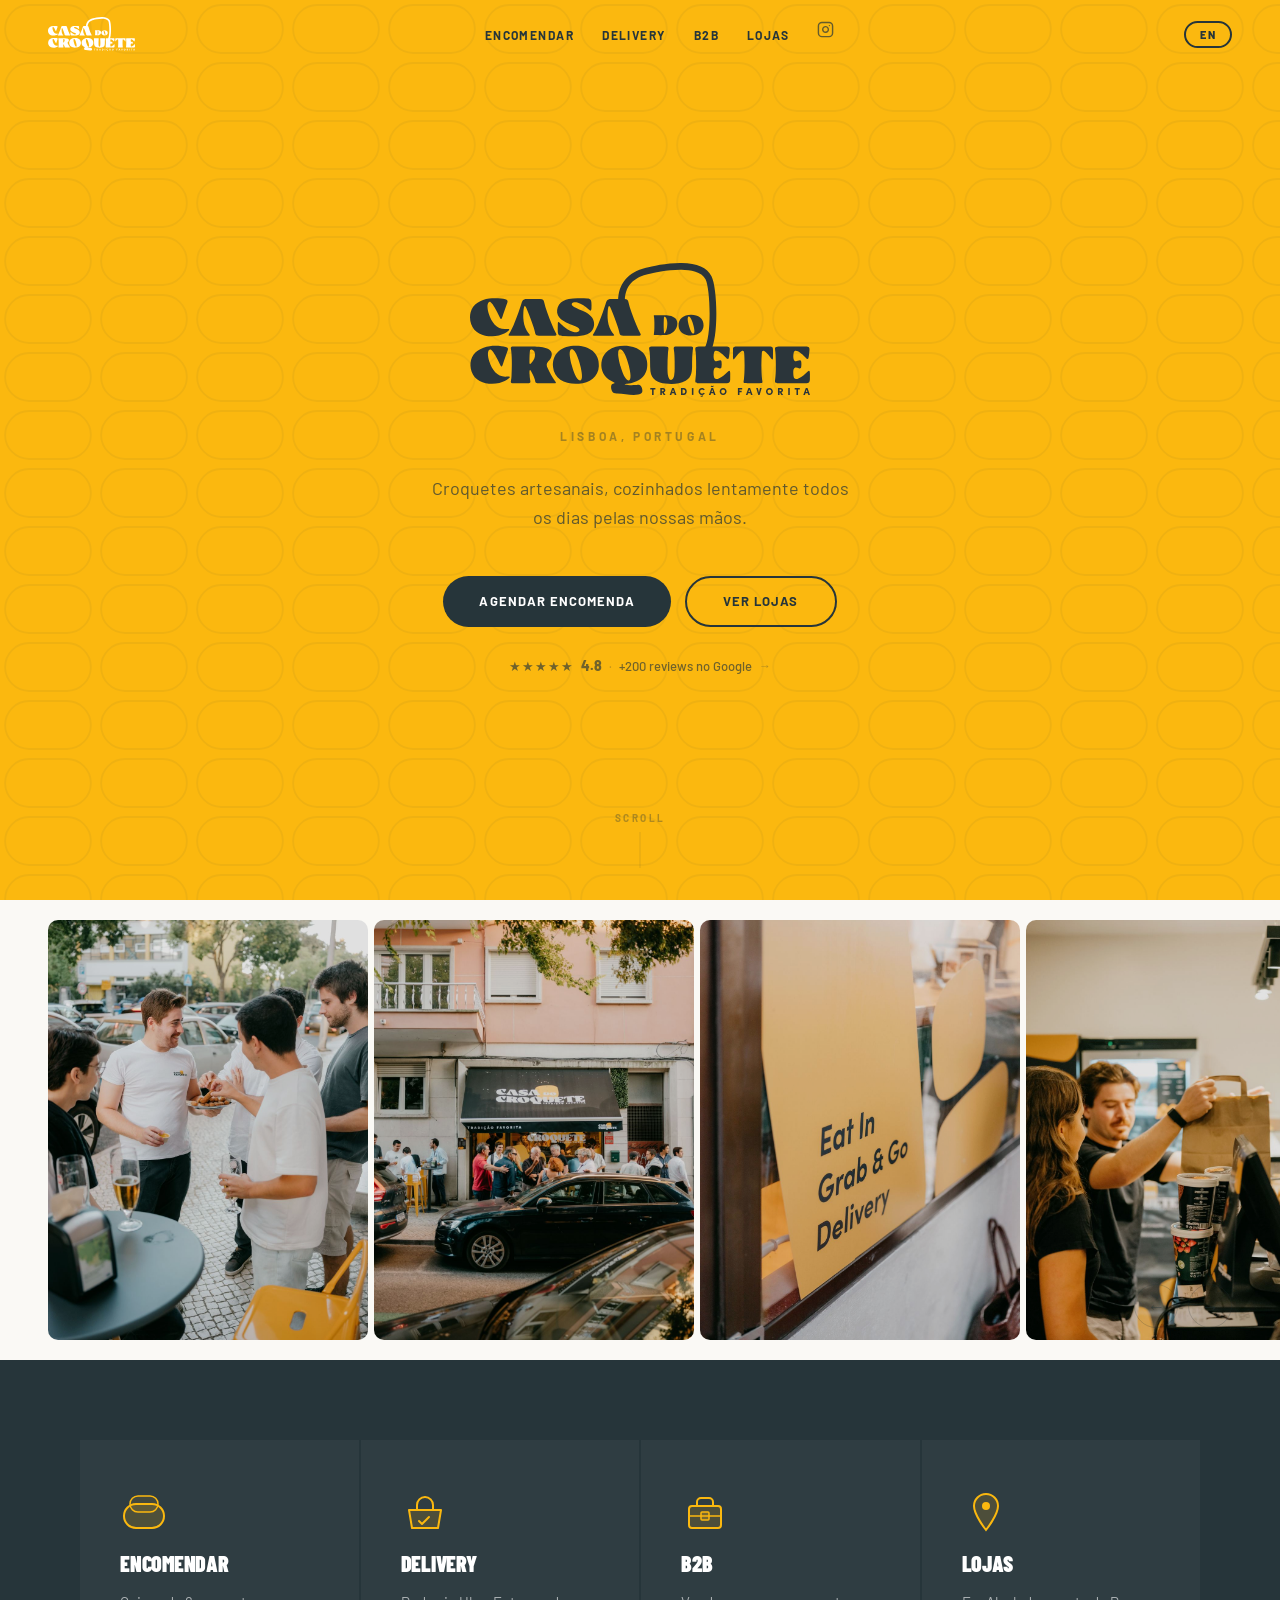
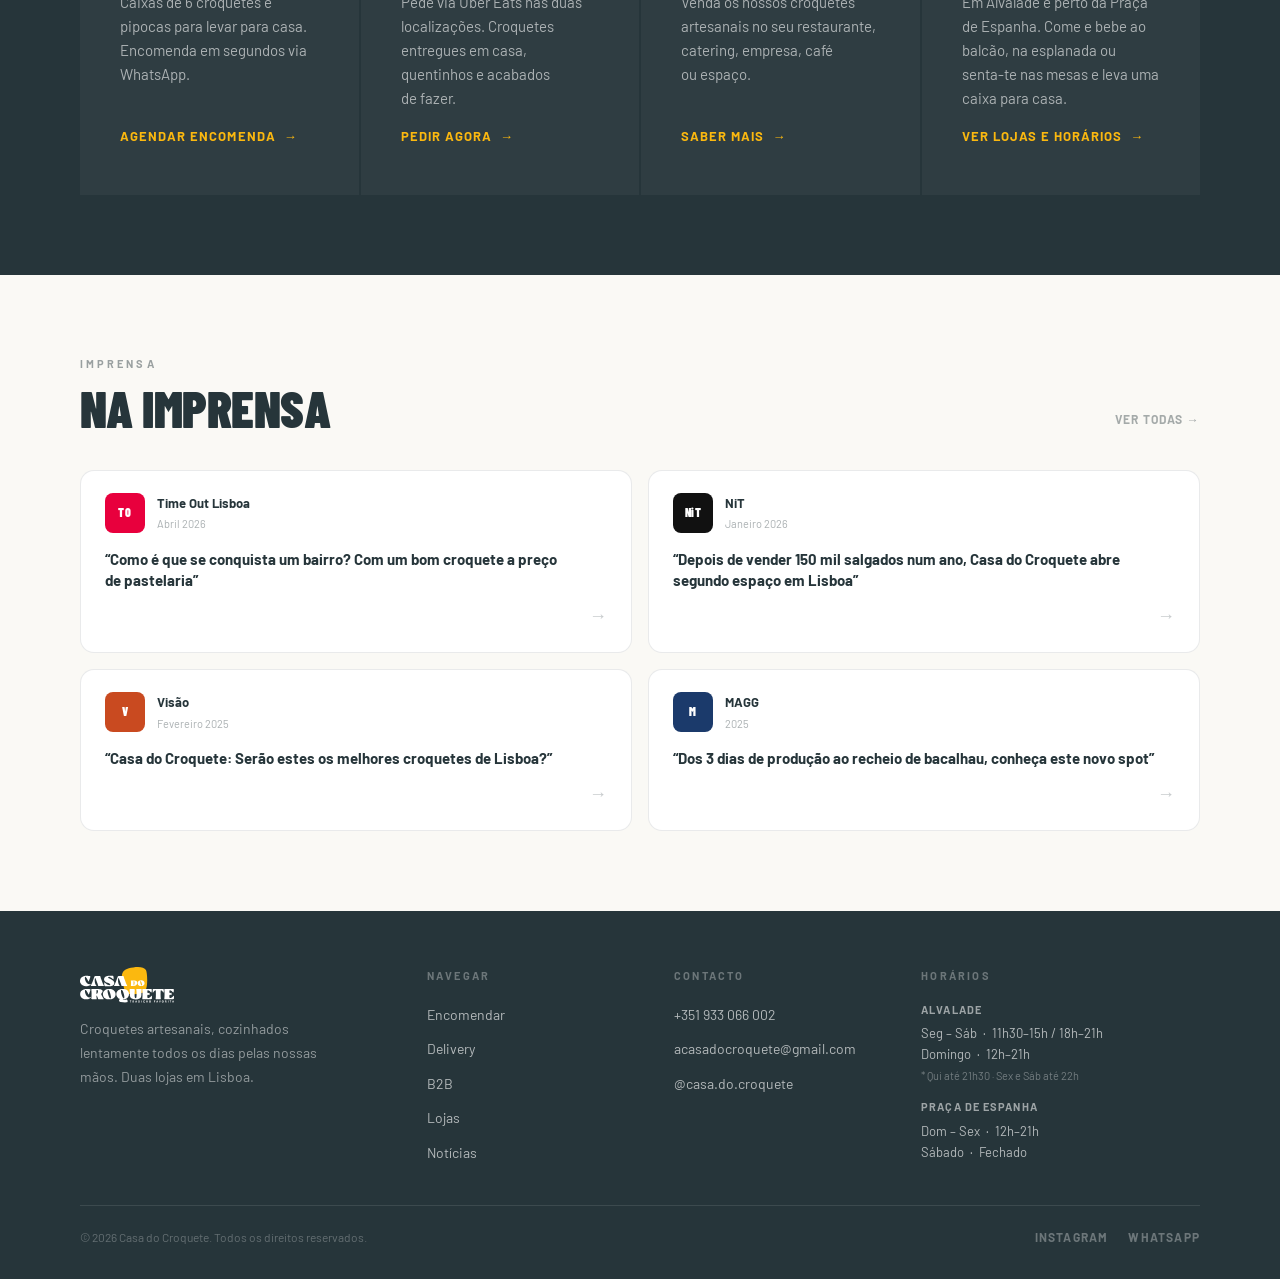
<file: index.html>
<!DOCTYPE html>
<html lang="pt" data-lang="pt">
<head>
  <meta charset="UTF-8">
  <meta name="viewport" content="width=device-width, initial-scale=1.0">
  <link rel="icon" type="image/svg+xml" href="favicon.svg">
  <title>Casa do Croquete — Tradição Favorita</title>
  <meta name="description" content="Croquetes artesanais em Lisboa. Encomenda caixas de 6 via WhatsApp. Alvalade e Praça de Espanha.">
  <link rel="stylesheet" href="style.css">
  <style>
    /* HERO */
    .hero {
      min-height: 100vh; background: var(--y);
      display: flex; flex-direction: column; align-items: center; justify-content: center;
      text-align: center; padding: 120px 40px 80px; position: relative; overflow: hidden;
    }
    .hero::before {
      content: ''; position: absolute; inset: 0; pointer-events: none;
      background-image: url("data:image/svg+xml,%3Csvg width='76' height='46' viewBox='0 0 76 46' xmlns='http://www.w3.org/2000/svg'%3E%3Crect x='4' y='4' width='68' height='38' rx='19' fill='none' stroke='%2326353a' stroke-width='1.5'/%3E%3C/svg%3E");
      background-size: 96px 58px; opacity: 0.055;
    }
    .hero-logo { width: min(340px, 72vw); margin: 0 auto 24px; position: relative; }
    .hero-logo img { width: 100%; height: auto; }
    .hero-tag {
      font-size: 12px; font-weight: 700; letter-spacing: 0.3em; text-transform: uppercase;
      color: var(--d); opacity: 0.4; margin-bottom: 28px; position: relative;
    }
    .hero-sub {
      font-size: 18px; color: var(--d); opacity: 0.72; max-width: 420px;
      margin: 0 auto 44px; position: relative; text-wrap: pretty;
    }
    .hero-ctas { display: flex; gap: 14px; justify-content: center; flex-wrap: wrap; position: relative; }
    .hero-rating {
      display: inline-flex; align-items: center; gap: 7px; margin-top: 28px;
      font-size: 13px; color: var(--d); opacity: 0.65; transition: opacity 0.2s;
      text-decoration: none; position: relative;
    }
    .hero-rating:hover { opacity: 1; }
    .hr-stars { color: var(--d); font-size: 13px; letter-spacing: 1px; }
    .hr-score { font-weight: 800; font-size: 14px; }
    .hr-sep { opacity: 0.4; }
    .hr-label { font-weight: 500; }
    .hr-arr { opacity: 0.5; font-size: 12px; }
    .hero-scroll {
      position: absolute; bottom: 32px; left: 50%; transform: translateX(-50%);
      display: flex; flex-direction: column; align-items: center; gap: 6px;
      font-size: 10px; font-weight: 700; letter-spacing: 0.25em; text-transform: uppercase;
      color: var(--d); opacity: 0.35;
    }
    .hero-scroll::after { content: ''; width: 1px; height: 36px; background: var(--d); opacity: 0.35; display: block; }

    /* ABOUT */
    .about-grid {
      display: grid; grid-template-columns: 1fr 1fr; gap: 64px; align-items: center;
    }
    .about-text h2 {
      font-family: var(--fc); font-weight: 900; font-size: clamp(28px, 3vw, 40px);
      text-transform: uppercase; line-height: 1.1; margin-bottom: 20px; letter-spacing: -0.01em;
    }
    .about-text p { font-size: 16px; opacity: 0.7; line-height: 1.75; text-wrap: pretty; margin-bottom: 16px; }
    .about-text .press-quote {
      font-size: 14px; font-weight: 600; opacity: 0.55; border-left: 3px solid var(--y);
      padding-left: 16px; margin-top: 20px; line-height: 1.5;
    }
    .stats-grid { display: grid; grid-template-columns: 1fr 1fr; gap: 24px; }
    .stat { background: var(--d); border-radius: 12px; padding: 28px 24px; }
    .stat-num {
      font-family: var(--fc); font-weight: 900; font-size: 40px; color: var(--y);
      line-height: 1; margin-bottom: 6px;
    }
    .stat-label { font-size: 13px; color: #fff; opacity: 0.7; line-height: 1.3; }

    /* CTA CARDS */
    .cta-grid { display: grid; grid-template-columns: repeat(4, 1fr); gap: 2px; }
    .cta-card {
      background: rgba(255,255,255,.04); padding: 48px 40px;
      display: flex; flex-direction: column; gap: 16px;
      transition: background 0.2s; position: relative; overflow: hidden;
    }
    .cta-card::after {
      content: ''; position: absolute; bottom: 0; left: 0; right: 0; height: 3px;
      background: var(--y); transform: scaleX(0); transform-origin: left;
      transition: transform 0.3s;
    }
    .cta-card:hover { background: rgba(255,255,255,.08); }
    .cta-card:hover::after { transform: scaleX(1); }
    .cta-icon { width: 48px; height: 48px; }
    .cta-icon svg { width: 100%; height: 100%; }
    .cta-name {
      font-family: var(--fc); font-weight: 900; font-size: clamp(16px, 1.8vw, 22px);
      text-transform: uppercase; letter-spacing: -0.01em; line-height: 1;
    }
    .cta-desc { font-size: 15px; opacity: 0.6; line-height: 1.6; flex: 1; text-wrap: pretty; }
    .cta-link {
      display: inline-flex; align-items: center; gap: 8px;
      font-size: 13px; font-weight: 700; letter-spacing: 0.08em; text-transform: uppercase;
      color: var(--y); transition: gap 0.2s;
    }
    .cta-card:hover .cta-link { gap: 12px; }

    @media (max-width: 760px) {
      .about-grid { grid-template-columns: 1fr; gap: 36px; }
      .cta-grid { grid-template-columns: 1fr 1fr; }
      .hero { padding: 100px 20px 64px; }
      .cta-card { padding: 32px 24px; }
      .cta-name { font-size: 18px; }
      .cta-desc { font-size: 15px; }
      .cta-link { font-size: 13px; }
      .stat-num { font-size: 40px; }
      .stat-label { font-size: 14px; }
    }
    @media (max-width: 480px) {
      .cta-grid { grid-template-columns: 1fr; }
      .cta-name { font-size: 20px; }
      .cta-desc { font-size: 16px; }
    }
    /* PRESS */
    .ngrid-home { display: grid; grid-template-columns: repeat(2, 1fr); gap: 16px; }
    .nc {
      border-radius: 14px; overflow: hidden;
      border: 1.5px solid rgba(38,53,58,.1);
      display: flex; flex-direction: column;
      transition: transform 0.15s, box-shadow 0.15s; text-decoration: none; color: var(--d); background: #fff;
    }
    .nc:hover { transform: translateY(-3px); box-shadow: 0 10px 32px rgba(38,53,58,.09); }
    .nc-pub { padding: 22px 24px 16px; display: flex; align-items: center; gap: 12px; }
    .pub-badge {
      width: 40px; height: 40px; border-radius: 8px; flex-shrink: 0;
      display: flex; align-items: center; justify-content: center;
      font-family: var(--fc); font-weight: 900; font-size: 12px; color: #fff; letter-spacing: 0.05em;
    }
    .pub-info { display: flex; flex-direction: column; gap: 2px; }
    .pub-name { font-size: 13px; font-weight: 700; }
    .pub-date { font-size: 11px; opacity: 0.38; }
    .nc-body { padding: 0 24px 22px; flex: 1; display: flex; flex-direction: column; gap: 10px; }
    .nc-title { font-weight: 700; font-size: 15px; line-height: 1.4; flex: 1; text-wrap: pretty; }
    .nc-arrow { font-size: 18px; opacity: 0.25; align-self: flex-end; transition: opacity 0.2s; }
    .nc:hover .nc-arrow { opacity: 0.65; }
    .sh-row { display: flex; align-items: flex-end; justify-content: space-between; margin-bottom: 36px; }
    .see-all { font-size: 12px; font-weight: 700; letter-spacing: 0.1em; text-transform: uppercase; opacity: 0.4; transition: opacity 0.2s; padding-bottom: 4px; }
    .see-all:hover { opacity: 1; }
    @media (max-width: 760px) { .ngrid-home { grid-template-columns: 1fr; } }
  </style>
</head>
<body>

<nav class="nav" id="mainNav">
  <a href="index.html" class="nav-logo">
  <img class="logo-lgt" src="LOGO_BRANCO.svg" alt="Casa do Croquete">
  <img class="logo-drk" src="LOGO_CLARO.svg" alt="Casa do Croquete">
</a>
  <ul class="nav-links">
    <li><a href="encomendar.html" data-i18n="nav_enc">Encomendar</a></li>
    <li><a href="delivery.html">Delivery</a></li>
    <li><a href="eventos.html">B2B</a></li>
    <li><a href="lojas.html" data-i18n="nav_lojas">Lojas</a></li>
    <li><a href="https://www.instagram.com/casa.do.croquete" target="_blank" rel="noopener" class="nav-ig-link" aria-label="Instagram"><svg width="17" height="17" viewBox="0 0 24 24" fill="none" stroke="currentColor" stroke-width="2" stroke-linecap="round" stroke-linejoin="round" style="display:block"><rect x="2" y="2" width="20" height="20" rx="5" ry="5"/><path d="M16 11.37A4 4 0 1 1 12.63 8 4 4 0 0 1 16 11.37z"/><line x1="17.5" y1="6.5" x2="17.51" y2="6.5"/></svg></a></li>
  </ul>
  <div class="nav-right">
    <button class="nav-ham" id="navHam" aria-label="Menu" aria-expanded="false"><span></span><span></span><span></span></button>
    <button class="lang-btn" id="langToggle">EN</button>
  </div>
</nav>

<!-- HERO -->
<section class="hero" id="hero">
  <div class="hero-logo"><img src="LOGO_BRANCO_AZUL.svg" alt="Casa do Croquete — Tradição Favorita"></div>
  <p class="hero-tag" data-i18n="hero_tag">Lisboa, Portugal</p>
  <p class="hero-sub" data-i18n="hero_sub">Croquetes artesanais, cozinhados lentamente todos os dias pelas nossas mãos.</p>
  <div class="hero-ctas">
    <a href="encomendar.html" class="btn-d" data-i18n="hero_c1">Agendar encomenda</a>
    <a href="lojas.html" class="btn-ol" data-i18n="hero_c2">Ver Lojas</a>
  </div>
  <a href="https://www.google.com/maps/search/Casa+do+Croquete+Lisboa" target="_blank" rel="noopener" class="hero-rating">
    <span class="hr-stars">★★★★★</span>
    <span class="hr-score">4.8</span>
    <span class="hr-sep">·</span>
    <span class="hr-label" data-i18n="hero_rev">+200 reviews no Google</span>
    <span class="hr-arr">→</span>
  </a>
  <div class="hero-scroll"><span>scroll</span></div>
</section>

<!-- CARROSSEL -->
<section class="sec-carousel">
  <div class="carousel-track-wrap">
    <div class="carousel-track" id="carouselTrack">
      <div class="cs"><img src="img/lancamento-01.jpg" alt="Casa do Croquete"></div>
      <div class="cs"><img src="img/lancamento-02.jpg" alt="Inauguração Alvalade"></div>
      <div class="cs"><img src="img/lancamento-03.jpg" alt="Lançamento"></div>
      <div class="cs"><img src="img/lancamento-04.jpg" alt="Esplanada Alvalade"></div>
      <div class="cs"><img src="img/lancamento-05.jpg" alt="Inauguração"></div>
      <div class="cs"><img src="img/lancamento-06.jpg" alt="Equipa"></div>
      <div class="cs"><img src="img/produto-01.jpg" alt="Croquetes artesanais"></div>
      <div class="cs"><img src="img/produto-02.jpg" alt="Packaging"></div>
      <div class="cs"><img src="img/produto-03.jpg" alt="Croquete de vitela"></div>
      <div class="cs"><img src="img/produto-04.jpg" alt="Bolinhas e croquetes"></div>
      <div class="cs"><img src="img/produto-05.jpg" alt="Bolinhas Super Bock"></div>
      <div class="cs"><img src="img/produto-06.jpg" alt="Caixas takeaway"></div>
      <div class="cs"><img src="img/produto-07.jpg" alt="Sandes de croquete"></div>
      <div class="cs"><img src="img/cozinha-01.jpg" alt="Produção artesanal"></div>
      <div class="cs"><img src="img/cozinha-02.jpg" alt="Cozinha"></div>
      <div class="cs"><img src="img/cozinha-03.jpg" alt="Ingredientes"></div>
      <div class="cs"><img src="img/cozinha-04.jpg" alt="Preparação"></div>
      <div class="cs"><img src="img/cozinha-05.jpg" alt="Panar"></div>
      <div class="cs"><img src="img/cozinha-06.jpg" alt="Equipa de cozinha"></div>
      <div class="cs"><img src="img/cozinha-07.jpg" alt="Vitela estufada"></div>
    </div>
  </div>
  <div class="carousel-nav">
    <button class="car-btn" id="carPrev" aria-label="Anterior">&#8592;</button>
    <button class="car-btn" id="carNext" aria-label="Seguinte">&#8594;</button>
  </div>
</section>

<!-- CTA CARDS -->
<section class="sec dk">
  <div class="wrap">
    <div class="cta-grid">
      <a href="encomendar.html" class="cta-card">
        <div class="cta-icon">
          <svg viewBox="0 0 48 48" fill="none" xmlns="http://www.w3.org/2000/svg">
            <rect x="4" y="16" width="40" height="24" rx="12" fill="rgba(251,184,15,.15)" stroke="#fbb80f" stroke-width="2"/>
            <rect x="10" y="8" width="28" height="16" rx="8" fill="rgba(251,184,15,.1)" stroke="#fbb80f" stroke-width="1.5"/>
          </svg>
        </div>
        <div class="cta-name" data-i18n="cta1_name">Encomendar</div>
        <p class="cta-desc" data-i18n="cta1_desc">Caixas de 6 croquetes e pipocas para levar para casa. Encomenda em segundos via WhatsApp.</p>
        <span class="cta-link"><span data-i18n="cta1_link">Agendar encomenda</span> →</span>
      </a>
      <a href="delivery.html" class="cta-card">
        <div class="cta-icon">
          <svg viewBox="0 0 48 48" fill="none" xmlns="http://www.w3.org/2000/svg">
            <path d="M8 22h32l-3 18H11L8 22z" fill="rgba(251,184,15,.15)" stroke="#fbb80f" stroke-width="2" stroke-linejoin="round"/>
            <path d="M16 22v-5a8 8 0 0 1 16 0v5" stroke="#fbb80f" stroke-width="2" stroke-linecap="round"/>
            <path d="M18 33l3 3 7-7" stroke="#fbb80f" stroke-width="2" stroke-linecap="round" stroke-linejoin="round"/>
          </svg>
        </div>
        <div class="cta-name" data-i18n="cta2_name">Delivery</div>
        <p class="cta-desc" data-i18n="cta2_desc">Pede via Uber Eats nas duas localizações. Croquetes entregues em casa, quentinhos e acabados de fazer.</p>
        <span class="cta-link"><span data-i18n="cta2_link">Pedir agora</span> →</span>
      </a>
      <a href="eventos.html" class="cta-card">
        <div class="cta-icon">
          <svg viewBox="0 0 48 48" fill="none" xmlns="http://www.w3.org/2000/svg">
            <rect x="8" y="18" width="32" height="22" rx="3" fill="rgba(251,184,15,.15)" stroke="#fbb80f" stroke-width="2"/>
            <path d="M16 18v-4a4 4 0 0 1 4-4h8a4 4 0 0 1 4 4v4" stroke="#fbb80f" stroke-width="2" stroke-linecap="round"/>
            <path d="M8 28h32" stroke="#fbb80f" stroke-width="1.5" stroke-linecap="round"/>
            <rect x="20" y="24" width="8" height="8" rx="1" fill="rgba(251,184,15,.25)" stroke="#fbb80f" stroke-width="1.5"/>
          </svg>
        </div>
        <div class="cta-name" data-i18n="cta3_name">B2B</div>
        <p class="cta-desc" data-i18n="cta3_desc">Venda os nossos croquetes artesanais no seu restaurante, catering, empresa, café ou espaço.</p>
        <span class="cta-link"><span data-i18n="cta3_link">Saber mais</span> →</span>
      </a>
      <a href="lojas.html" class="cta-card">
        <div class="cta-icon">
          <svg viewBox="0 0 48 48" fill="none" xmlns="http://www.w3.org/2000/svg">
            <path d="M24 6C17.37 6 12 11.37 12 18c0 9 12 24 12 24s12-15 12-24c0-6.63-5.37-12-12-12z" fill="rgba(251,184,15,.15)" stroke="#fbb80f" stroke-width="2"/>
            <circle cx="24" cy="18" r="4" fill="#fbb80f"/>
          </svg>
        </div>
        <div class="cta-name" data-i18n="cta4_name">Lojas</div>
        <p class="cta-desc" data-i18n="cta4_desc">Em Alvalade e perto da Praça de Espanha. Come e bebe ao balcão, na esplanada ou senta-te nas mesas e leva uma caixa para casa.</p>
        <span class="cta-link"><span data-i18n="cta4_link">Ver lojas e horários</span> →</span>
      </a>
    </div>
  </div>
</section>

<!-- PRESS -->
<section class="sec">
  <div class="wrap">
    <div class="sh-row">
      <div>
        <span class="slabel" data-i18n="news_label">Imprensa</span>
        <h2 class="stitle" data-i18n="news_title">Na Imprensa</h2>
      </div>
      <a href="noticias.html" class="see-all" data-i18n="news_more">Ver todas →</a>
    </div>
    <div class="ngrid-home">
      <a href="https://www.timeout.pt/lisboa/pt/noticias/como-e-que-se-conquista-um-bairro-com-um-bom-croquete-a-preco-de-pastelaria-042126" target="_blank" rel="noopener" class="nc">
        <div class="nc-pub">
          <div class="pub-badge" style="background:#e8003d;">TO</div>
          <div class="pub-info"><span class="pub-name">Time Out Lisboa</span><span class="pub-date">Abril 2026</span></div>
        </div>
        <div class="nc-body">
          <p class="nc-title">“Como é que se conquista um bairro? Com um bom croquete a preço de pastelaria”</p>
          <span class="nc-arrow">→</span>
        </div>
      </a>
      <a href="https://www.nit.pt/comida/restaurantes/depois-de-vender-150-mil-salgados-num-ano-casa-do-croquete-abre-segundo-espaco-em-lisboa" target="_blank" rel="noopener" class="nc">
        <div class="nc-pub">
          <div class="pub-badge" style="background:#111;">NiT</div>
          <div class="pub-info"><span class="pub-name">NiT</span><span class="pub-date">Janeiro 2026</span></div>
        </div>
        <div class="nc-body">
          <p class="nc-title">“Depois de vender 150 mil salgados num ano, Casa do Croquete abre segundo espaço em Lisboa”</p>
          <span class="nc-arrow">→</span>
        </div>
      </a>
      <a href="https://visao.pt/visaose7e/comer-e-beber/2025-02-14-casa-do-croquete-serao-estes-os-melhores-croquetes-de-lisboa/" target="_blank" rel="noopener" class="nc">
        <div class="nc-pub">
          <div class="pub-badge" style="background:#c94a20;">V</div>
          <div class="pub-info"><span class="pub-name">Visão</span><span class="pub-date">Fevereiro 2025</span></div>
        </div>
        <div class="nc-body">
          <p class="nc-title">“Casa do Croquete: Serão estes os melhores croquetes de Lisboa?”</p>
          <span class="nc-arrow">→</span>
        </div>
      </a>
      <a href="https://magg.sapo.pt/comida/restaurantes/artigos/casa-do-croquete" target="_blank" rel="noopener" class="nc">
        <div class="nc-pub">
          <div class="pub-badge" style="background:#1b3a6b;">M</div>
          <div class="pub-info"><span class="pub-name">MAGG</span><span class="pub-date">2025</span></div>
        </div>
        <div class="nc-body">
          <p class="nc-title">“Dos 3 dias de produção ao recheio de bacalhau, conheça este novo spot”</p>
          <span class="nc-arrow">→</span>
        </div>
      </a>
    </div>
  </div>
</section>


<footer>
  <div class="footer-grid">
    <div>
      <div class="foot-logo"><img src="LOGO_CLARO.svg" alt="Casa do Croquete"></div>
      <p class="foot-desc" data-i18n="foot_desc">Croquetes artesanais, cozinhados lentamente todos os dias pelas nossas mãos. Duas lojas em Lisboa.</p>
    </div>
    <div class="foot-col">
      <h4 data-i18n="foot_nav">Navegar</h4>
      <ul>
        <li><a href="encomendar.html" data-i18n="nav_enc">Encomendar</a></li>
        <li><a href="delivery.html">Delivery</a></li>
        <li><a href="eventos.html">B2B</a></li>
        <li><a href="lojas.html" data-i18n="nav_lojas">Lojas</a></li>
        <li><a href="noticias.html" data-i18n="nav_news">Notícias</a></li>
      </ul>
    </div>
    <div class="foot-col">
      <h4 data-i18n="foot_cont">Contacto</h4>
      <ul>
        <li><a href="tel:+351933066002">+351 933 066 002</a></li>
        <li><a href="mailto:acasadocroquete@gmail.com">acasadocroquete@gmail.com</a></li>
        <li><a href="https://www.instagram.com/casa.do.croquete/" target="_blank" rel="noopener">@casa.do.croquete</a></li>
      </ul>
    </div>
    <div class="foot-col">
      <h4>Horários</h4>
      <p class="fh-store">Alvalade</p>
      <p class="fh-row">Seg – Sáb &nbsp;·&nbsp; 11h30–15h / 18h–21h</p>
      <p class="fh-row">Domingo &nbsp;·&nbsp; 12h–21h</p>
      <p class="fh-note">* Qui até 21h30 · Sex e Sáb até 22h</p>
      <p class="fh-store">Praça de Espanha</p>
      <p class="fh-row">Dom – Sex &nbsp;·&nbsp; 12h–21h</p>
      <p class="fh-row">Sábado &nbsp;·&nbsp; Fechado</p>
    </div>
  </div>
  <div class="foot-bot">
    <span class="foot-copy" data-i18n="foot_copy">© 2026 Casa do Croquete. Todos os direitos reservados.</span>
    <div class="foot-soc">
      <a href="https://www.instagram.com/casa.do.croquete/" target="_blank" rel="noopener">Instagram</a>
      <a href="https://wa.me/351933066002" target="_blank" rel="noopener">WhatsApp</a>
    </div>
  </div>
</footer>

<script>
const T = {
  pt: {
    nav_enc:'Encomendar', nav_lojas:'Lojas', nav_news:'Notícias',
    hero_tag:'Lisboa, Portugal',
    hero_sub:'Croquetes artesanais, cozinhados lentamente todos os dias pelas nossas mãos.',
    hero_c1:'Agendar encomenda', hero_c2:'Ver Lojas', hero_rev:'+200 reviews no Google',
    cta1_name:'Encomendar', cta1_desc:'Caixas de 6 croquetes e pipocas para levar para casa. Encomenda em segundos via WhatsApp.', cta1_link:'Agendar encomenda',
    cta2_name:'Delivery', cta2_desc:'Pede via Uber Eats nas duas localizações. Croquetes entregues em casa, quentinhos e acabados de fazer.', cta2_link:'Pedir agora',
    cta3_name:'B2B', cta3_desc:'Venda os nossos croquetes artesanais no seu restaurante, catering, empresa, café ou espaço.', cta3_link:'Saber mais',
    cta4_name:'Lojas', cta4_desc:'Em Alvalade e perto da Praça de Espanha. Come e bebe ao balcão, na esplanada ou senta-te nas mesas e leva uma caixa para casa.', cta4_link:'Ver lojas e horários',
    news_label:'Imprensa', news_title:'Na Imprensa', news_more:'Ver todas →',
    foot_desc:'Croquetes artesanais, cozinhados lentamente todos os dias pelas nossas mãos. Duas lojas em Lisboa.',
    foot_nav:'Navegar', foot_cont:'Contacto',
    foot_copy:'© 2026 Casa do Croquete. Todos os direitos reservados.',
  },
  en: {
    nav_enc:'Order', nav_lojas:'Stores', nav_news:'News',
    hero_tag:'Lisbon, Portugal',
    hero_sub:'Artisan croquettes, slowly cooked every day by our hands.',
    hero_c1:'Order now', hero_c2:'Our Stores', hero_rev:'+200 reviews on Google',
    cta1_name:'Order', cta1_desc:'Boxes of 6 croquettes and pipocas to take home. Order in seconds via WhatsApp.', cta1_link:'Order now',
    cta2_name:'Delivery', cta2_desc:'Order via Uber Eats from both locations. Delivered hot to your door.', cta2_link:'Order now',
    cta3_name:'B2B', cta3_desc:'Sell our artisan croquettes in your restaurant or venue.', cta3_link:'Learn more',
    cta4_name:'Stores', cta4_desc:'Alvalade and Praça de Espanha. Sit at the counter or order takeaway.', cta4_link:'See stores & hours',
    news_label:'Press', news_title:'In the Press', news_more:'See all →',
    foot_desc:'Artisan croquettes, slowly cooked every day by our hands. Two stores in Lisbon.',
    foot_nav:'Navigate', foot_cont:'Contact',
    foot_copy:'© 2026 Casa do Croquete. All rights reserved.',
  }
};

const nav = document.getElementById('mainNav');
window.addEventListener('scroll', () => nav.classList.toggle('dark', scrollY > 80), {passive:true});

let lang = localStorage.getItem('lang') || 'pt';
function applyLang(l) {
  document.querySelectorAll('[data-i18n]').forEach(el => {
    if (T[l]?.[el.dataset.i18n] !== undefined) el.textContent = T[l][el.dataset.i18n];
  });
  document.getElementById('langToggle').textContent = l==='pt'?'EN':'PT';
  document.documentElement.lang = l;
  localStorage.setItem('lang', l);
}
document.getElementById('langToggle').addEventListener('click', () => {
  lang = lang==='pt'?'en':'pt'; applyLang(lang);
});
applyLang(lang);

(function(){
  var ham = document.getElementById('navHam');
  var links = document.querySelector('.nav-links');
  if (!ham || !links) return;
  ham.addEventListener('click', function() {
    var open = links.classList.toggle('open');
    ham.classList.toggle('open', open);
    ham.setAttribute('aria-expanded', open);
    document.body.style.overflow = open ? 'hidden' : '';
  });
  links.querySelectorAll('a').forEach(function(a) {
    a.addEventListener('click', function() {
      links.classList.remove('open');
      ham.classList.remove('open');
      ham.setAttribute('aria-expanded', 'false');
      document.body.style.overflow = '';
    });
  });
})();

// CAROUSEL
(function(){
  const track = document.getElementById('carouselTrack');
  const prev  = document.getElementById('carPrev');
  const next  = document.getElementById('carNext');
  if (!track || !prev || !next) return;

  const slides = track.querySelectorAll('.cs');
  const total  = slides.length;
  let idx = 0;

  function getVisible() {
    return window.innerWidth <= 760 ? 1 : 3;
  }

  function getSlideWidth() {
    return slides[0].getBoundingClientRect().width + 6;
  }

  function go(n) {
    const vis = getVisible();
    const max = total - vis;
    idx = Math.max(0, Math.min(n, max));
    track.style.transform = `translateX(-${idx * getSlideWidth()}px)`;
  }

  prev.addEventListener('click', () => go(idx - 1));
  next.addEventListener('click', () => go(idx + 1));

  // auto-advance every 4s
  let auto = setInterval(() => {
    const vis = getVisible();
    go(idx + 1 >= total - vis + 1 ? 0 : idx + 1);
  }, 4000);

  [prev, next].forEach(b => b.addEventListener('click', () => {
    clearInterval(auto);
    auto = setInterval(() => {
      const vis = getVisible();
      go(idx + 1 >= total - vis + 1 ? 0 : idx + 1);
    }, 4000);
  }));

  // touch/swipe
  let tx = 0;
  track.addEventListener('touchstart', e => { tx = e.touches[0].clientX; }, {passive:true});
  track.addEventListener('touchend', e => {
    const dx = tx - e.changedTouches[0].clientX;
    if (Math.abs(dx) > 40) go(dx > 0 ? idx + 1 : idx - 1);
  }, {passive:true});
})();
</script>
</body>
</html>
</file>
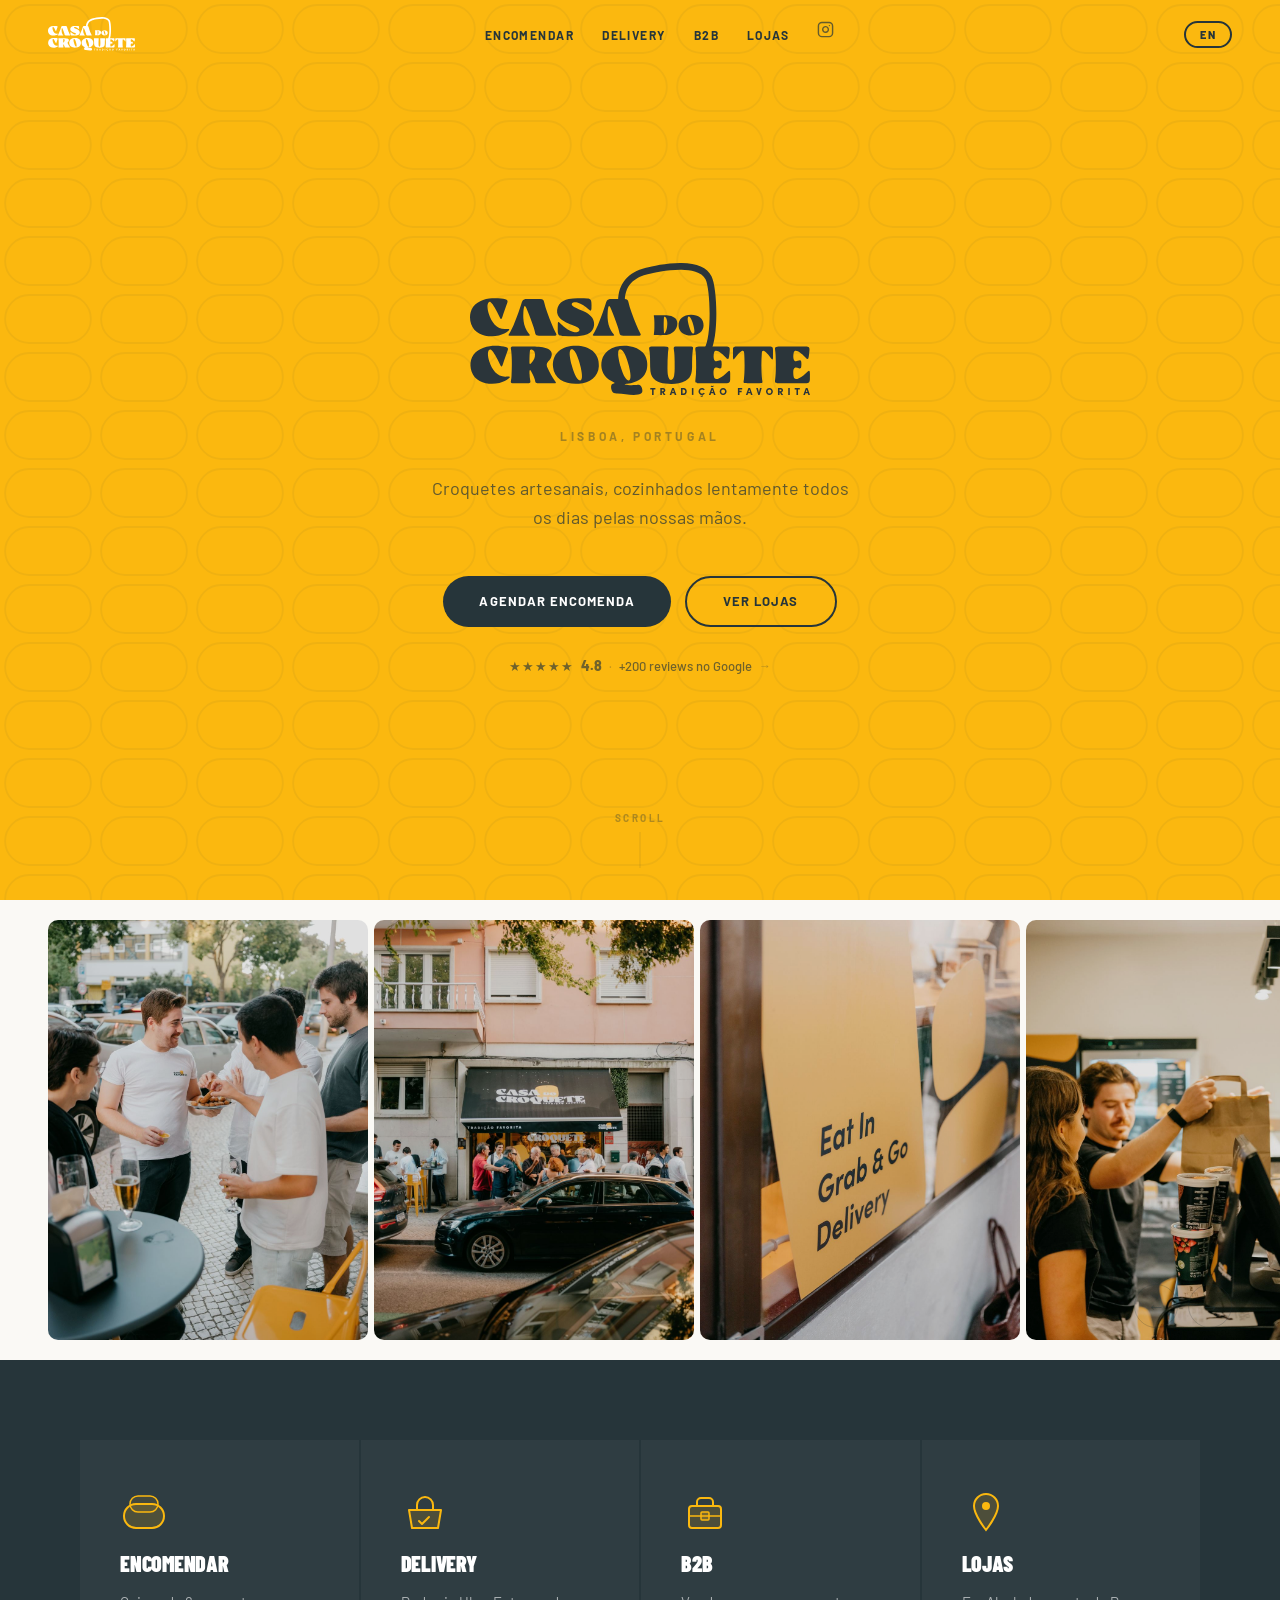
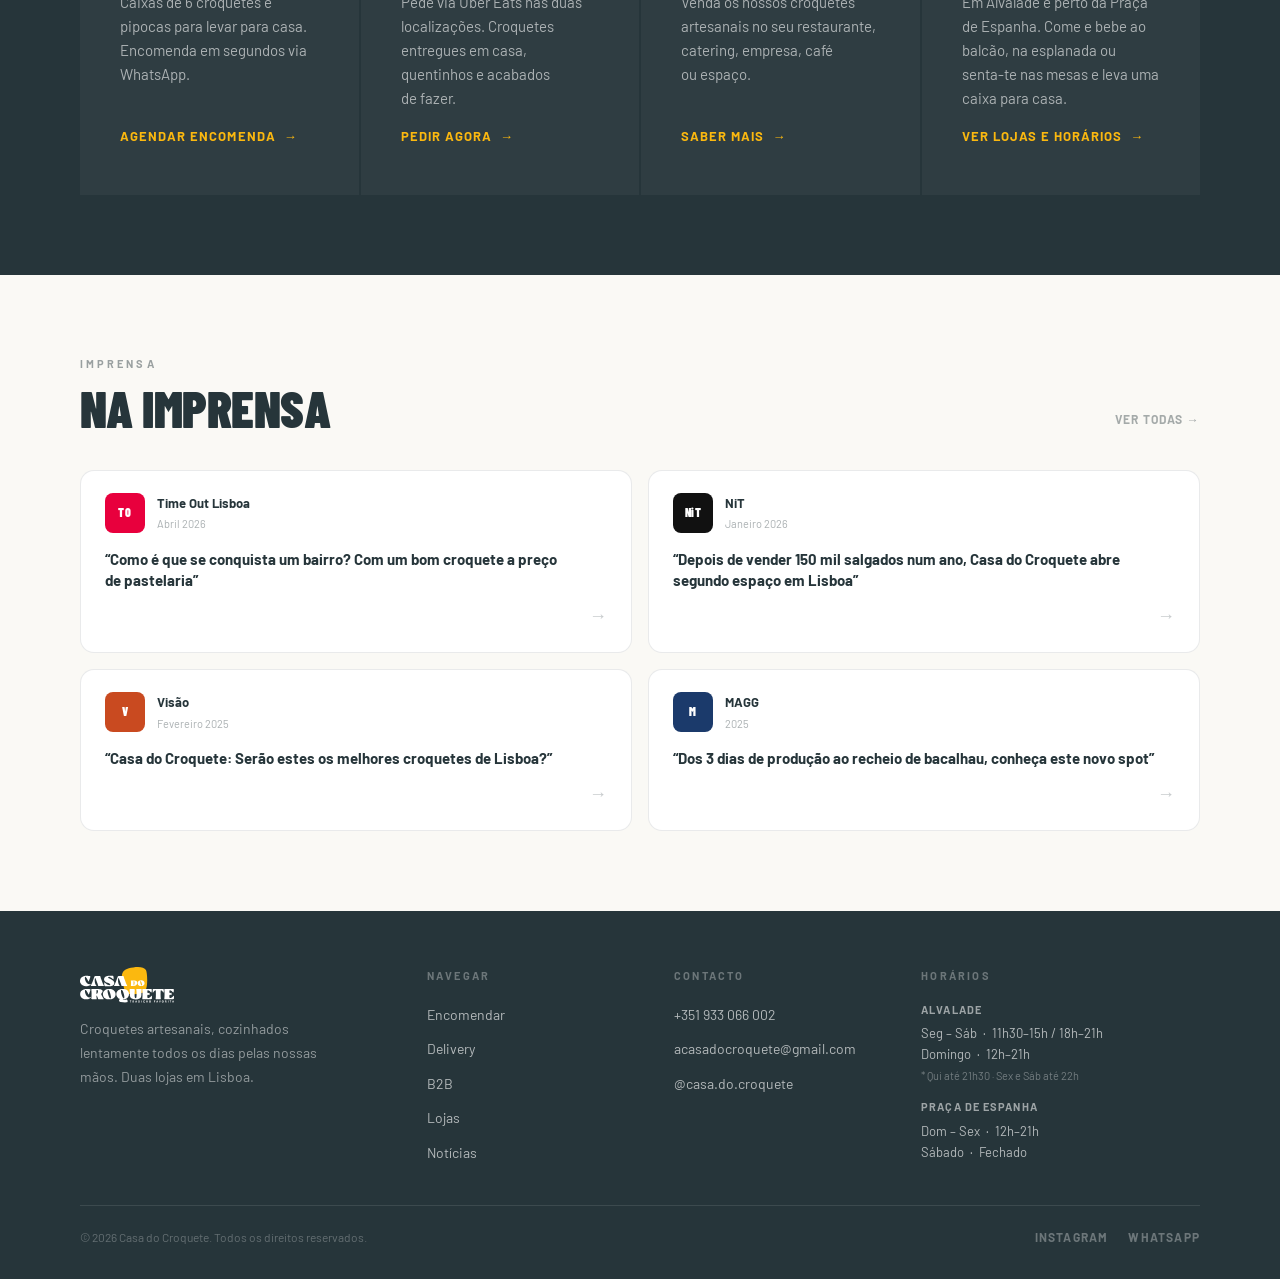
<file: deploy/index.html>
<!DOCTYPE html>
<html lang="pt" data-lang="pt">
<head>
  <meta charset="UTF-8">
  <meta name="viewport" content="width=device-width, initial-scale=1.0">
  <link rel="icon" type="image/svg+xml" href="favicon.svg">
  <title>Casa do Croquete — Tradição Favorita</title>
  <meta name="description" content="Croquetes artesanais em Lisboa. Encomenda caixas de 6 via WhatsApp. Alvalade e Praça de Espanha.">
  <link rel="stylesheet" href="style.css">
  <style>
    /* HERO */
    .hero {
      min-height: 100vh; background: var(--y);
      display: flex; flex-direction: column; align-items: center; justify-content: center;
      text-align: center; padding: 120px 40px 80px; position: relative; overflow: hidden;
    }
    .hero::before {
      content: ''; position: absolute; inset: 0; pointer-events: none;
      background-image: url("data:image/svg+xml,%3Csvg width='76' height='46' viewBox='0 0 76 46' xmlns='http://www.w3.org/2000/svg'%3E%3Crect x='4' y='4' width='68' height='38' rx='19' fill='none' stroke='%2326353a' stroke-width='1.5'/%3E%3C/svg%3E");
      background-size: 96px 58px; opacity: 0.055;
    }
    .hero-logo { width: min(340px, 72vw); margin: 0 auto 24px; position: relative; }
    .hero-logo img { width: 100%; height: auto; }
    .hero-tag {
      font-size: 12px; font-weight: 700; letter-spacing: 0.3em; text-transform: uppercase;
      color: var(--d); opacity: 0.4; margin-bottom: 28px; position: relative;
    }
    .hero-sub {
      font-size: 18px; color: var(--d); opacity: 0.72; max-width: 420px;
      margin: 0 auto 44px; position: relative; text-wrap: pretty;
    }
    .hero-ctas { display: flex; gap: 14px; justify-content: center; flex-wrap: wrap; position: relative; }
    .hero-rating {
      display: inline-flex; align-items: center; gap: 7px; margin-top: 28px;
      font-size: 13px; color: var(--d); opacity: 0.65; transition: opacity 0.2s;
      text-decoration: none; position: relative;
    }
    .hero-rating:hover { opacity: 1; }
    .hr-stars { color: var(--d); font-size: 13px; letter-spacing: 1px; }
    .hr-score { font-weight: 800; font-size: 14px; }
    .hr-sep { opacity: 0.4; }
    .hr-label { font-weight: 500; }
    .hr-arr { opacity: 0.5; font-size: 12px; }
    .hero-scroll {
      position: absolute; bottom: 32px; left: 50%; transform: translateX(-50%);
      display: flex; flex-direction: column; align-items: center; gap: 6px;
      font-size: 10px; font-weight: 700; letter-spacing: 0.25em; text-transform: uppercase;
      color: var(--d); opacity: 0.35;
    }
    .hero-scroll::after { content: ''; width: 1px; height: 36px; background: var(--d); opacity: 0.35; display: block; }

    /* ABOUT */
    .about-grid {
      display: grid; grid-template-columns: 1fr 1fr; gap: 64px; align-items: center;
    }
    .about-text h2 {
      font-family: var(--fc); font-weight: 900; font-size: clamp(28px, 3vw, 40px);
      text-transform: uppercase; line-height: 1.1; margin-bottom: 20px; letter-spacing: -0.01em;
    }
    .about-text p { font-size: 16px; opacity: 0.7; line-height: 1.75; text-wrap: pretty; margin-bottom: 16px; }
    .about-text .press-quote {
      font-size: 14px; font-weight: 600; opacity: 0.55; border-left: 3px solid var(--y);
      padding-left: 16px; margin-top: 20px; line-height: 1.5;
    }
    .stats-grid { display: grid; grid-template-columns: 1fr 1fr; gap: 24px; }
    .stat { background: var(--d); border-radius: 12px; padding: 28px 24px; }
    .stat-num {
      font-family: var(--fc); font-weight: 900; font-size: 40px; color: var(--y);
      line-height: 1; margin-bottom: 6px;
    }
    .stat-label { font-size: 13px; color: #fff; opacity: 0.7; line-height: 1.3; }

    /* CTA CARDS */
    .cta-grid { display: grid; grid-template-columns: repeat(4, 1fr); gap: 2px; }
    .cta-card {
      background: rgba(255,255,255,.04); padding: 48px 40px;
      display: flex; flex-direction: column; gap: 16px;
      transition: background 0.2s; position: relative; overflow: hidden;
    }
    .cta-card::after {
      content: ''; position: absolute; bottom: 0; left: 0; right: 0; height: 3px;
      background: var(--y); transform: scaleX(0); transform-origin: left;
      transition: transform 0.3s;
    }
    .cta-card:hover { background: rgba(255,255,255,.08); }
    .cta-card:hover::after { transform: scaleX(1); }
    .cta-icon { width: 48px; height: 48px; }
    .cta-icon svg { width: 100%; height: 100%; }
    .cta-name {
      font-family: var(--fc); font-weight: 900; font-size: clamp(16px, 1.8vw, 22px);
      text-transform: uppercase; letter-spacing: -0.01em; line-height: 1;
    }
    .cta-desc { font-size: 15px; opacity: 0.6; line-height: 1.6; flex: 1; text-wrap: pretty; }
    .cta-link {
      display: inline-flex; align-items: center; gap: 8px;
      font-size: 13px; font-weight: 700; letter-spacing: 0.08em; text-transform: uppercase;
      color: var(--y); transition: gap 0.2s;
    }
    .cta-card:hover .cta-link { gap: 12px; }

    @media (max-width: 760px) {
      .about-grid { grid-template-columns: 1fr; gap: 36px; }
      .cta-grid { grid-template-columns: 1fr 1fr; }
      .hero { padding: 100px 20px 64px; }
    }
    @media (max-width: 480px) {
      .cta-grid { grid-template-columns: 1fr; }
    }
    /* PRESS */
    .ngrid-home { display: grid; grid-template-columns: repeat(2, 1fr); gap: 16px; }
    .nc {
      border-radius: 14px; overflow: hidden;
      border: 1.5px solid rgba(38,53,58,.1);
      display: flex; flex-direction: column;
      transition: transform 0.15s, box-shadow 0.15s; text-decoration: none; color: var(--d); background: #fff;
    }
    .nc:hover { transform: translateY(-3px); box-shadow: 0 10px 32px rgba(38,53,58,.09); }
    .nc-pub { padding: 22px 24px 16px; display: flex; align-items: center; gap: 12px; }
    .pub-badge {
      width: 40px; height: 40px; border-radius: 8px; flex-shrink: 0;
      display: flex; align-items: center; justify-content: center;
      font-family: var(--fc); font-weight: 900; font-size: 12px; color: #fff; letter-spacing: 0.05em;
    }
    .pub-info { display: flex; flex-direction: column; gap: 2px; }
    .pub-name { font-size: 13px; font-weight: 700; }
    .pub-date { font-size: 11px; opacity: 0.38; }
    .nc-body { padding: 0 24px 22px; flex: 1; display: flex; flex-direction: column; gap: 10px; }
    .nc-title { font-weight: 700; font-size: 15px; line-height: 1.4; flex: 1; text-wrap: pretty; }
    .nc-arrow { font-size: 18px; opacity: 0.25; align-self: flex-end; transition: opacity 0.2s; }
    .nc:hover .nc-arrow { opacity: 0.65; }
    .sh-row { display: flex; align-items: flex-end; justify-content: space-between; margin-bottom: 36px; }
    .see-all { font-size: 12px; font-weight: 700; letter-spacing: 0.1em; text-transform: uppercase; opacity: 0.4; transition: opacity 0.2s; padding-bottom: 4px; }
    .see-all:hover { opacity: 1; }
    @media (max-width: 760px) { .ngrid-home { grid-template-columns: 1fr; } }
  </style>
</head>
<body>

<nav class="nav" id="mainNav">
  <a href="index.html" class="nav-logo">
  <img class="logo-lgt" src="LOGO_BRANCO.svg" alt="Casa do Croquete">
  <img class="logo-drk" src="LOGO_CLARO.svg" alt="Casa do Croquete">
</a>
  <ul class="nav-links">
    <li><a href="encomendar.html" data-i18n="nav_enc">Encomendar</a></li>
    <li><a href="delivery.html">Delivery</a></li>
    <li><a href="eventos.html">B2B</a></li>
    <li><a href="lojas.html" data-i18n="nav_lojas">Lojas</a></li>
    <li><a href="https://www.instagram.com/casa.do.croquete" target="_blank" rel="noopener" class="nav-ig-link" aria-label="Instagram"><svg width="17" height="17" viewBox="0 0 24 24" fill="none" stroke="currentColor" stroke-width="2" stroke-linecap="round" stroke-linejoin="round" style="display:block"><rect x="2" y="2" width="20" height="20" rx="5" ry="5"/><path d="M16 11.37A4 4 0 1 1 12.63 8 4 4 0 0 1 16 11.37z"/><line x1="17.5" y1="6.5" x2="17.51" y2="6.5"/></svg></a></li>
  </ul>
  <div class="nav-right">
    <button class="nav-ham" id="navHam" aria-label="Menu" aria-expanded="false"><span></span><span></span><span></span></button>
    <button class="lang-btn" id="langToggle">EN</button>
  </div>
</nav>

<!-- HERO -->
<section class="hero" id="hero">
  <div class="hero-logo"><img src="LOGO_BRANCO_AZUL.svg" alt="Casa do Croquete — Tradição Favorita"></div>
  <p class="hero-tag" data-i18n="hero_tag">Lisboa, Portugal</p>
  <p class="hero-sub" data-i18n="hero_sub">Croquetes artesanais, cozinhados lentamente todos os dias pelas nossas mãos.</p>
  <div class="hero-ctas">
    <a href="encomendar.html" class="btn-d" data-i18n="hero_c1">Agendar encomenda</a>
    <a href="lojas.html" class="btn-ol" data-i18n="hero_c2">Ver Lojas</a>
  </div>
  <a href="https://www.google.com/maps/search/Casa+do+Croquete+Lisboa" target="_blank" rel="noopener" class="hero-rating">
    <span class="hr-stars">★★★★★</span>
    <span class="hr-score">4.8</span>
    <span class="hr-sep">·</span>
    <span class="hr-label" data-i18n="hero_rev">+200 reviews no Google</span>
    <span class="hr-arr">→</span>
  </a>
  <div class="hero-scroll"><span>scroll</span></div>
</section>

<!-- CARROSSEL -->
<section class="sec-carousel">
  <div class="carousel-track-wrap">
    <div class="carousel-track" id="carouselTrack">
      <div class="cs"><img src="img/lancamento-01.jpg" alt="Casa do Croquete"></div>
      <div class="cs"><img src="img/lancamento-02.jpg" alt="Inauguração Alvalade"></div>
      <div class="cs"><img src="img/lancamento-03.jpg" alt="Lançamento"></div>
      <div class="cs"><img src="img/lancamento-04.jpg" alt="Esplanada Alvalade"></div>
      <div class="cs"><img src="img/lancamento-05.jpg" alt="Inauguração"></div>
      <div class="cs"><img src="img/lancamento-06.jpg" alt="Equipa"></div>
      <div class="cs"><img src="img/produto-01.jpg" alt="Croquetes artesanais"></div>
      <div class="cs"><img src="img/produto-02.jpg" alt="Packaging"></div>
      <div class="cs"><img src="img/produto-03.jpg" alt="Croquete de vitela"></div>
      <div class="cs"><img src="img/produto-04.jpg" alt="Bolinhas e croquetes"></div>
      <div class="cs"><img src="img/produto-05.jpg" alt="Bolinhas Super Bock"></div>
      <div class="cs"><img src="img/produto-06.jpg" alt="Caixas takeaway"></div>
      <div class="cs"><img src="img/produto-07.jpg" alt="Sandes de croquete"></div>
      <div class="cs"><img src="img/cozinha-01.jpg" alt="Produção artesanal"></div>
      <div class="cs"><img src="img/cozinha-02.jpg" alt="Cozinha"></div>
      <div class="cs"><img src="img/cozinha-03.jpg" alt="Ingredientes"></div>
      <div class="cs"><img src="img/cozinha-04.jpg" alt="Preparação"></div>
      <div class="cs"><img src="img/cozinha-05.jpg" alt="Panar"></div>
      <div class="cs"><img src="img/cozinha-06.jpg" alt="Equipa de cozinha"></div>
      <div class="cs"><img src="img/cozinha-07.jpg" alt="Vitela estufada"></div>
    </div>
  </div>
  <div class="carousel-nav">
    <button class="car-btn" id="carPrev" aria-label="Anterior">&#8592;</button>
    <button class="car-btn" id="carNext" aria-label="Seguinte">&#8594;</button>
  </div>
</section>

<!-- CTA CARDS -->
<section class="sec dk">
  <div class="wrap">
    <div class="cta-grid">
      <a href="encomendar.html" class="cta-card">
        <div class="cta-icon">
          <svg viewBox="0 0 48 48" fill="none" xmlns="http://www.w3.org/2000/svg">
            <rect x="4" y="16" width="40" height="24" rx="12" fill="rgba(251,184,15,.15)" stroke="#fbb80f" stroke-width="2"/>
            <rect x="10" y="8" width="28" height="16" rx="8" fill="rgba(251,184,15,.1)" stroke="#fbb80f" stroke-width="1.5"/>
          </svg>
        </div>
        <div class="cta-name" data-i18n="cta1_name">Encomendar</div>
        <p class="cta-desc" data-i18n="cta1_desc">Caixas de 6 croquetes e pipocas para levar para casa. Encomenda em segundos via WhatsApp.</p>
        <span class="cta-link"><span data-i18n="cta1_link">Agendar encomenda</span> →</span>
      </a>
      <a href="delivery.html" class="cta-card">
        <div class="cta-icon">
          <svg viewBox="0 0 48 48" fill="none" xmlns="http://www.w3.org/2000/svg">
            <path d="M8 22h32l-3 18H11L8 22z" fill="rgba(251,184,15,.15)" stroke="#fbb80f" stroke-width="2" stroke-linejoin="round"/>
            <path d="M16 22v-5a8 8 0 0 1 16 0v5" stroke="#fbb80f" stroke-width="2" stroke-linecap="round"/>
            <path d="M18 33l3 3 7-7" stroke="#fbb80f" stroke-width="2" stroke-linecap="round" stroke-linejoin="round"/>
          </svg>
        </div>
        <div class="cta-name" data-i18n="cta2_name">Delivery</div>
        <p class="cta-desc" data-i18n="cta2_desc">Pede via Uber Eats nas duas localizações. Croquetes entregues em casa, quentinhos e acabados de fazer.</p>
        <span class="cta-link"><span data-i18n="cta2_link">Pedir agora</span> →</span>
      </a>
      <a href="eventos.html" class="cta-card">
        <div class="cta-icon">
          <svg viewBox="0 0 48 48" fill="none" xmlns="http://www.w3.org/2000/svg">
            <rect x="8" y="18" width="32" height="22" rx="3" fill="rgba(251,184,15,.15)" stroke="#fbb80f" stroke-width="2"/>
            <path d="M16 18v-4a4 4 0 0 1 4-4h8a4 4 0 0 1 4 4v4" stroke="#fbb80f" stroke-width="2" stroke-linecap="round"/>
            <path d="M8 28h32" stroke="#fbb80f" stroke-width="1.5" stroke-linecap="round"/>
            <rect x="20" y="24" width="8" height="8" rx="1" fill="rgba(251,184,15,.25)" stroke="#fbb80f" stroke-width="1.5"/>
          </svg>
        </div>
        <div class="cta-name" data-i18n="cta3_name">B2B</div>
        <p class="cta-desc" data-i18n="cta3_desc">Venda os nossos croquetes artesanais no seu restaurante, catering, empresa, café ou espaço.</p>
        <span class="cta-link"><span data-i18n="cta3_link">Saber mais</span> →</span>
      </a>
      <a href="lojas.html" class="cta-card">
        <div class="cta-icon">
          <svg viewBox="0 0 48 48" fill="none" xmlns="http://www.w3.org/2000/svg">
            <path d="M24 6C17.37 6 12 11.37 12 18c0 9 12 24 12 24s12-15 12-24c0-6.63-5.37-12-12-12z" fill="rgba(251,184,15,.15)" stroke="#fbb80f" stroke-width="2"/>
            <circle cx="24" cy="18" r="4" fill="#fbb80f"/>
          </svg>
        </div>
        <div class="cta-name" data-i18n="cta4_name">Lojas</div>
        <p class="cta-desc" data-i18n="cta4_desc">Em Alvalade e perto da Praça de Espanha. Come e bebe ao balcão, na esplanada ou senta-te nas mesas e leva uma caixa para casa.</p>
        <span class="cta-link"><span data-i18n="cta4_link">Ver lojas e horários</span> →</span>
      </a>
    </div>
  </div>
</section>

<!-- PRESS -->
<section class="sec">
  <div class="wrap">
    <div class="sh-row">
      <div>
        <span class="slabel" data-i18n="news_label">Imprensa</span>
        <h2 class="stitle" data-i18n="news_title">Na Imprensa</h2>
      </div>
      <a href="noticias.html" class="see-all" data-i18n="news_more">Ver todas →</a>
    </div>
    <div class="ngrid-home">
      <a href="https://www.timeout.pt/lisboa/pt/noticias/como-e-que-se-conquista-um-bairro-com-um-bom-croquete-a-preco-de-pastelaria-042126" target="_blank" rel="noopener" class="nc">
        <div class="nc-pub">
          <div class="pub-badge" style="background:#e8003d;">TO</div>
          <div class="pub-info"><span class="pub-name">Time Out Lisboa</span><span class="pub-date">Abril 2026</span></div>
        </div>
        <div class="nc-body">
          <p class="nc-title">“Como é que se conquista um bairro? Com um bom croquete a preço de pastelaria”</p>
          <span class="nc-arrow">→</span>
        </div>
      </a>
      <a href="https://www.nit.pt/comida/restaurantes/depois-de-vender-150-mil-salgados-num-ano-casa-do-croquete-abre-segundo-espaco-em-lisboa" target="_blank" rel="noopener" class="nc">
        <div class="nc-pub">
          <div class="pub-badge" style="background:#111;">NiT</div>
          <div class="pub-info"><span class="pub-name">NiT</span><span class="pub-date">Janeiro 2026</span></div>
        </div>
        <div class="nc-body">
          <p class="nc-title">“Depois de vender 150 mil salgados num ano, Casa do Croquete abre segundo espaço em Lisboa”</p>
          <span class="nc-arrow">→</span>
        </div>
      </a>
      <a href="https://visao.pt/visaose7e/comer-e-beber/2025-02-14-casa-do-croquete-serao-estes-os-melhores-croquetes-de-lisboa/" target="_blank" rel="noopener" class="nc">
        <div class="nc-pub">
          <div class="pub-badge" style="background:#c94a20;">V</div>
          <div class="pub-info"><span class="pub-name">Visão</span><span class="pub-date">Fevereiro 2025</span></div>
        </div>
        <div class="nc-body">
          <p class="nc-title">“Casa do Croquete: Serão estes os melhores croquetes de Lisboa?”</p>
          <span class="nc-arrow">→</span>
        </div>
      </a>
      <a href="https://magg.sapo.pt/comida/restaurantes/artigos/casa-do-croquete" target="_blank" rel="noopener" class="nc">
        <div class="nc-pub">
          <div class="pub-badge" style="background:#1b3a6b;">M</div>
          <div class="pub-info"><span class="pub-name">MAGG</span><span class="pub-date">2025</span></div>
        </div>
        <div class="nc-body">
          <p class="nc-title">“Dos 3 dias de produção ao recheio de bacalhau, conheça este novo spot”</p>
          <span class="nc-arrow">→</span>
        </div>
      </a>
    </div>
  </div>
</section>


<footer>
  <div class="footer-grid">
    <div>
      <div class="foot-logo"><img src="LOGO_CLARO.svg" alt="Casa do Croquete"></div>
      <p class="foot-desc" data-i18n="foot_desc">Croquetes artesanais, cozinhados lentamente todos os dias pelas nossas mãos. Duas lojas em Lisboa.</p>
    </div>
    <div class="foot-col">
      <h4 data-i18n="foot_nav">Navegar</h4>
      <ul>
        <li><a href="encomendar.html" data-i18n="nav_enc">Encomendar</a></li>
        <li><a href="delivery.html">Delivery</a></li>
        <li><a href="eventos.html">B2B</a></li>
        <li><a href="lojas.html" data-i18n="nav_lojas">Lojas</a></li>
        <li><a href="noticias.html" data-i18n="nav_news">Notícias</a></li>
      </ul>
    </div>
    <div class="foot-col">
      <h4 data-i18n="foot_cont">Contacto</h4>
      <ul>
        <li><a href="tel:+351933066002">+351 933 066 002</a></li>
        <li><a href="mailto:acasadocroquete@gmail.com">acasadocroquete@gmail.com</a></li>
        <li><a href="https://www.instagram.com/casa.do.croquete/" target="_blank" rel="noopener">@casa.do.croquete</a></li>
      </ul>
    </div>
    <div class="foot-col">
      <h4>Horários</h4>
      <p class="fh-store">Alvalade</p>
      <p class="fh-row">Seg – Sáb &nbsp;·&nbsp; 11h30–15h / 18h–21h</p>
      <p class="fh-row">Domingo &nbsp;·&nbsp; 12h–21h</p>
      <p class="fh-note">* Qui até 21h30 · Sex e Sáb até 22h</p>
      <p class="fh-store">Praça de Espanha</p>
      <p class="fh-row">Dom – Sex &nbsp;·&nbsp; 12h–21h</p>
      <p class="fh-row">Sábado &nbsp;·&nbsp; Fechado</p>
    </div>
  </div>
  <div class="foot-bot">
    <span class="foot-copy" data-i18n="foot_copy">© 2026 Casa do Croquete. Todos os direitos reservados.</span>
    <div class="foot-soc">
      <a href="https://www.instagram.com/casa.do.croquete/" target="_blank" rel="noopener">Instagram</a>
      <a href="https://wa.me/351933066002" target="_blank" rel="noopener">WhatsApp</a>
    </div>
  </div>
</footer>

<script>
const T = {
  pt: {
    nav_enc:'Encomendar', nav_lojas:'Lojas', nav_news:'Notícias',
    hero_tag:'Lisboa, Portugal',
    hero_sub:'Croquetes artesanais, cozinhados lentamente todos os dias pelas nossas mãos.',
    hero_c1:'Agendar encomenda', hero_c2:'Ver Lojas', hero_rev:'+200 reviews no Google',
    cta1_name:'Encomendar', cta1_desc:'Caixas de 6 croquetes e pipocas para levar para casa. Encomenda em segundos via WhatsApp.', cta1_link:'Agendar encomenda',
    cta2_name:'Delivery', cta2_desc:'Pede via Uber Eats nas duas localizações. Croquetes entregues em casa, quentinhos e acabados de fazer.', cta2_link:'Pedir agora',
    cta3_name:'B2B', cta3_desc:'Venda os nossos croquetes artesanais no seu restaurante, catering, empresa, café ou espaço.', cta3_link:'Saber mais',
    cta4_name:'Lojas', cta4_desc:'Em Alvalade e perto da Praça de Espanha. Come e bebe ao balcão, na esplanada ou senta-te nas mesas e leva uma caixa para casa.', cta4_link:'Ver lojas e horários',
    news_label:'Imprensa', news_title:'Na Imprensa', news_more:'Ver todas →',
    foot_desc:'Croquetes artesanais, cozinhados lentamente todos os dias pelas nossas mãos. Duas lojas em Lisboa.',
    foot_nav:'Navegar', foot_cont:'Contacto',
    foot_copy:'© 2026 Casa do Croquete. Todos os direitos reservados.',
  },
  en: {
    nav_enc:'Order', nav_lojas:'Stores', nav_news:'News',
    hero_tag:'Lisbon, Portugal',
    hero_sub:'Artisan croquettes, slowly cooked every day by our hands.',
    hero_c1:'Order now', hero_c2:'Our Stores', hero_rev:'+200 reviews on Google',
    cta1_name:'Order', cta1_desc:'Boxes of 6 croquettes and pipocas to take home. Order in seconds via WhatsApp.', cta1_link:'Order now',
    cta2_name:'Delivery', cta2_desc:'Order via Uber Eats from both locations. Delivered hot to your door.', cta2_link:'Order now',
    cta3_name:'B2B', cta3_desc:'Sell our artisan croquettes in your restaurant or venue.', cta3_link:'Learn more',
    cta4_name:'Stores', cta4_desc:'Alvalade and Praça de Espanha. Sit at the counter or order takeaway.', cta4_link:'See stores & hours',
    news_label:'Press', news_title:'In the Press', news_more:'See all →',
    foot_desc:'Artisan croquettes, slowly cooked every day by our hands. Two stores in Lisbon.',
    foot_nav:'Navigate', foot_cont:'Contact',
    foot_copy:'© 2026 Casa do Croquete. All rights reserved.',
  }
};

const nav = document.getElementById('mainNav');
window.addEventListener('scroll', () => nav.classList.toggle('dark', scrollY > 80), {passive:true});

let lang = localStorage.getItem('lang') || 'pt';
function applyLang(l) {
  document.querySelectorAll('[data-i18n]').forEach(el => {
    if (T[l]?.[el.dataset.i18n] !== undefined) el.textContent = T[l][el.dataset.i18n];
  });
  document.getElementById('langToggle').textContent = l==='pt'?'EN':'PT';
  document.documentElement.lang = l;
  localStorage.setItem('lang', l);
}
document.getElementById('langToggle').addEventListener('click', () => {
  lang = lang==='pt'?'en':'pt'; applyLang(lang);
});
applyLang(lang);

(function(){
  var ham = document.getElementById('navHam');
  var links = document.querySelector('.nav-links');
  if (!ham || !links) return;
  ham.addEventListener('click', function() {
    var open = links.classList.toggle('open');
    ham.classList.toggle('open', open);
    ham.setAttribute('aria-expanded', open);
    document.body.style.overflow = open ? 'hidden' : '';
  });
  links.querySelectorAll('a').forEach(function(a) {
    a.addEventListener('click', function() {
      links.classList.remove('open');
      ham.classList.remove('open');
      ham.setAttribute('aria-expanded', 'false');
      document.body.style.overflow = '';
    });
  });
})();

// CAROUSEL
(function(){
  const track = document.getElementById('carouselTrack');
  const prev  = document.getElementById('carPrev');
  const next  = document.getElementById('carNext');
  if (!track || !prev || !next) return;

  const slides = track.querySelectorAll('.cs');
  const total  = slides.length;
  let idx = 0;

  function getVisible() {
    return window.innerWidth <= 760 ? 1 : 3;
  }

  function getSlideWidth() {
    return slides[0].getBoundingClientRect().width + 6;
  }

  function go(n) {
    const vis = getVisible();
    const max = total - vis;
    idx = Math.max(0, Math.min(n, max));
    track.style.transform = `translateX(-${idx * getSlideWidth()}px)`;
  }

  prev.addEventListener('click', () => go(idx - 1));
  next.addEventListener('click', () => go(idx + 1));

  // auto-advance every 4s
  let auto = setInterval(() => {
    const vis = getVisible();
    go(idx + 1 >= total - vis + 1 ? 0 : idx + 1);
  }, 4000);

  [prev, next].forEach(b => b.addEventListener('click', () => {
    clearInterval(auto);
    auto = setInterval(() => {
      const vis = getVisible();
      go(idx + 1 >= total - vis + 1 ? 0 : idx + 1);
    }, 4000);
  }));

  // touch/swipe
  let tx = 0;
  track.addEventListener('touchstart', e => { tx = e.touches[0].clientX; }, {passive:true});
  track.addEventListener('touchend', e => {
    const dx = tx - e.changedTouches[0].clientX;
    if (Math.abs(dx) > 40) go(dx > 0 ? idx + 1 : idx - 1);
  }, {passive:true});
})();
</script>
</body>
</html>
</file>
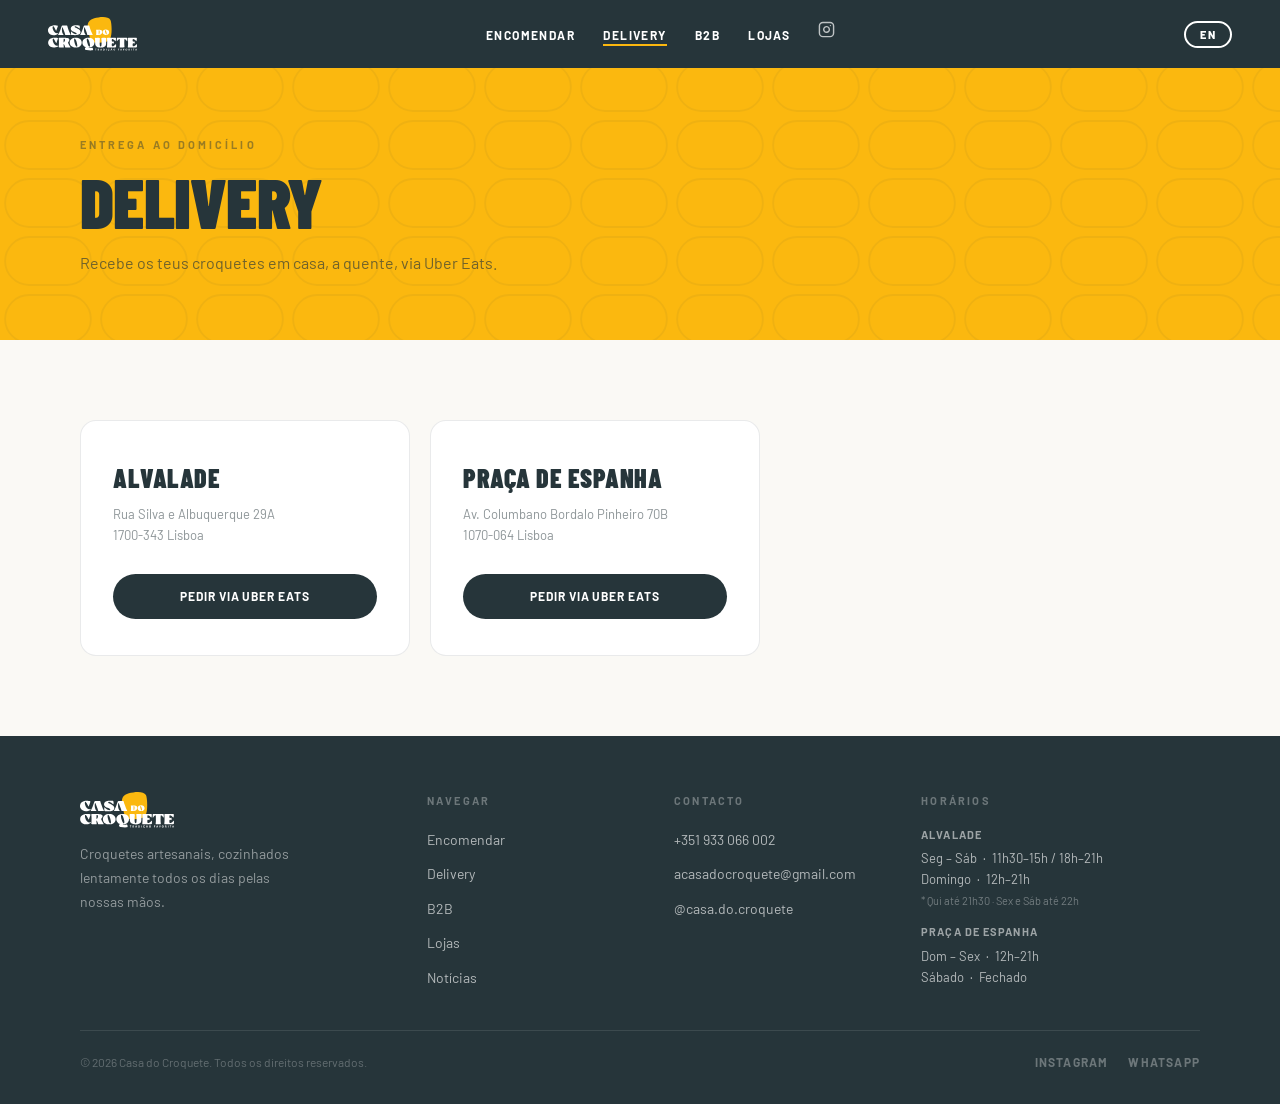
<file: delivery.html>
<!DOCTYPE html>
<html lang="pt">
<head>
  <meta charset="UTF-8">
  <meta name="viewport" content="width=device-width, initial-scale=1.0">
  <link rel="icon" type="image/svg+xml" href="favicon.svg">
  <title>Delivery — Casa do Croquete</title>
  <link rel="stylesheet" href="style.css">
  <style>
    .dgrid { display: grid; grid-template-columns: 1fr 1fr; gap: 20px; max-width: 680px; }
    .dcard {
      border: 1.5px solid rgba(38,53,58,.1); border-radius: 16px; padding: 36px 32px;
      background: #fff; display: flex; flex-direction: column; gap: 0;
    }
    .dstore { font-family: var(--fc); font-weight: 900; font-size: 26px; text-transform: uppercase; letter-spacing: 0.02em; margin-bottom: 6px; }
    .daddr { font-size: 13px; opacity: 0.52; line-height: 1.6; margin-bottom: 28px; flex: 1; }
    .ue-btn {
      display: flex; align-items: center; justify-content: center; gap: 8px;
      padding: 13px 20px; border-radius: 100px;
      background: #26353a; color: #fff;
      font-family: var(--f); font-size: 12px; font-weight: 700; letter-spacing: 0.08em; text-transform: uppercase;
      transition: opacity 0.15s;
    }
    .ue-btn:hover { opacity: 0.75; }
    @media (max-width: 600px) { .dgrid { grid-template-columns: 1fr; } }
  </style>
</head>
<body>
<nav class="nav dark" id="mainNav">
  <a href="index.html" class="nav-logo">
  <img class="logo-lgt" src="LOGO_ESCURO.svg" alt="Casa do Croquete">
  <img class="logo-drk" src="LOGO_CLARO.svg" alt="Casa do Croquete">
</a>
  <ul class="nav-links">
    <li><a href="encomendar.html" data-i18n="nav_enc">Encomendar</a></li>
    <li><a href="delivery.html" class="active">Delivery</a></li>
    <li><a href="eventos.html">B2B</a></li>
    <li><a href="lojas.html" data-i18n="nav_lojas">Lojas</a></li>
    <li><a href="https://www.instagram.com/casa.do.croquete" target="_blank" rel="noopener" class="nav-ig-link" aria-label="Instagram"><svg width="17" height="17" viewBox="0 0 24 24" fill="none" stroke="currentColor" stroke-width="2" stroke-linecap="round" stroke-linejoin="round" style="display:block"><rect x="2" y="2" width="20" height="20" rx="5" ry="5"/><path d="M16 11.37A4 4 0 1 1 12.63 8 4 4 0 0 1 16 11.37z"/><line x1="17.5" y1="6.5" x2="17.51" y2="6.5"/></svg></a></li>
  </ul>
  <div class="nav-right">
    <button class="nav-ham" id="navHam" aria-label="Menu" aria-expanded="false"><span></span><span></span><span></span></button>
    <button class="lang-btn" id="langToggle">EN</button>
  </div>
</nav>

<div class="page-hero">
  <div class="wrap">
    <span class="pg-label" data-i18n="ph_label">Entrega ao Domicílio</span>
    <h1 data-i18n="ph_title">Delivery</h1>
    <p class="pg-sub" data-i18n="ph_sub">Recebe os teus croquetes em casa, a quente, via Uber Eats.</p>
  </div>
</div>

<section class="sec">
  <div class="wrap">
    <div class="dgrid">
      <div class="dcard">
        <div class="dstore">Alvalade</div>
        <div class="daddr">Rua Silva e Albuquerque 29A<br>1700-343 Lisboa</div>
        <a href="https://www.ubereats.com/pt/store/casa-do-croquete-alvalade/Jgcj5_TuXsm9P0b6YVvPiw?srsltid=AfmBOoro_4jiN48xVhc8mropG_sr8ZD3MEz7K0gJQ0Awbg1c_E-rCNqL" target="_blank" rel="noopener" class="ue-btn" data-i18n="ue_cta">Pedir via Uber Eats</a>
      </div>
      <div class="dcard">
        <div class="dstore">Praça de Espanha</div>
        <div class="daddr">Av. Columbano Bordalo Pinheiro 70B<br>1070-064 Lisboa</div>
        <a href="https://www.ubereats.com/pt-en/store/casa-do-croquete-praca-de-espanha/Un-nlTqeXPuVj6dueWroew?srsltid=AfmBOopFMGbMbvsegsacQS2wm_RFmEeVyHqETvFiwLsk7s3A6MycIwoS" target="_blank" rel="noopener" class="ue-btn" data-i18n="ue_cta">Pedir via Uber Eats</a>
      </div>
    </div>
  </div>
</section>

<footer>
  <div class="footer-grid">
    <div>
      <div class="foot-logo"><img src="LOGO_CLARO.svg" alt="Casa do Croquete"></div>
      <p class="foot-desc" data-i18n="foot_desc">Croquetes artesanais, cozinhados lentamente todos os dias pelas nossas mãos.</p>
    </div>
    <div class="foot-col">
      <h4 data-i18n="foot_nav">Navegar</h4>
      <ul>
        <li><a href="encomendar.html" data-i18n="nav_enc">Encomendar</a></li>
        <li><a href="delivery.html">Delivery</a></li>
        <li><a href="eventos.html">B2B</a></li>
        <li><a href="lojas.html" data-i18n="nav_lojas">Lojas</a></li>
        <li><a href="noticias.html" data-i18n="nav_news">Notícias</a></li>
      </ul>
    </div>
    <div class="foot-col">
      <h4 data-i18n="foot_cont">Contacto</h4>
      <ul>
        <li><a href="tel:+351933066002">+351 933 066 002</a></li>
        <li><a href="mailto:acasadocroquete@gmail.com">acasadocroquete@gmail.com</a></li>
        <li><a href="https://www.instagram.com/casa.do.croquete" target="_blank" rel="noopener">@casa.do.croquete</a></li>
      </ul>
    </div>
    <div class="foot-col">
      <h4>Horários</h4>
      <p class="fh-store">Alvalade</p>
      <p class="fh-row">Seg – Sáb &nbsp;·&nbsp; 11h30–15h / 18h–21h</p>
      <p class="fh-row">Domingo &nbsp;·&nbsp; 12h–21h</p>
      <p class="fh-note">* Qui até 21h30 · Sex e Sáb até 22h</p>
      <p class="fh-store">Praça de Espanha</p>
      <p class="fh-row">Dom – Sex &nbsp;·&nbsp; 12h–21h</p>
      <p class="fh-row">Sábado &nbsp;·&nbsp; Fechado</p>
    </div>
  </div>
  <div class="foot-bot">
    <span class="foot-copy" data-i18n="foot_copy">© 2026 Casa do Croquete. Todos os direitos reservados.</span>
    <div class="foot-soc">
      <a href="https://www.instagram.com/casa.do.croquete" target="_blank" rel="noopener">Instagram</a>
      <a href="https://wa.me/351933066002" target="_blank" rel="noopener">WhatsApp</a>
    </div>
  </div>
</footer>

<script>
const T = {
  pt: {
    nav_enc:'Encomendar', nav_lojas:'Lojas', nav_news:'Notícias', nav_cta:'Encomendar',
    ph_label:'Entrega ao Domicílio', ph_title:'Delivery',
    ph_sub:'Recebe os teus croquetes em casa, a quente, via Uber Eats.',
    ue_cta:'Pedir via Uber Eats',
    foot_desc:'Croquetes artesanais, cozinhados lentamente todos os dias pelas nossas mãos.',
    foot_nav:'Navegar', foot_cont:'Contacto', foot_copy:'© 2026 Casa do Croquete. Todos os direitos reservados.',
  },
  en: {
    nav_enc:'Order', nav_lojas:'Stores', nav_news:'News', nav_cta:'Order',
    ph_label:'Home Delivery', ph_title:'Delivery',
    ph_sub:'Get your croquettes delivered hot to your door via Uber Eats.',
    ue_cta:'Order via Uber Eats',
    foot_desc:'Artisan croquettes, slowly cooked every day by our hands.',
    foot_nav:'Navigate', foot_cont:'Contact', foot_copy:'© 2026 Casa do Croquete. All rights reserved.',
  }
};
let lang = localStorage.getItem('lang') || 'pt';
function applyLang(l) {
  document.querySelectorAll('[data-i18n]').forEach(el=>{if(T[l]?.[el.dataset.i18n]!==undefined)el.textContent=T[l][el.dataset.i18n];});
  document.getElementById('langToggle').textContent=l==='pt'?'EN':'PT';
  document.documentElement.lang=l; localStorage.setItem('lang',l);
}
document.getElementById('langToggle').addEventListener('click',()=>{lang=lang==='pt'?'en':'pt';applyLang(lang);});
applyLang(lang);

(function(){
  var ham = document.getElementById('navHam');
  var links = document.querySelector('.nav-links');
  if (!ham || !links) return;
  ham.addEventListener('click', function() {
    var open = links.classList.toggle('open');
    ham.classList.toggle('open', open);
    ham.setAttribute('aria-expanded', open);
    document.body.style.overflow = open ? 'hidden' : '';
  });
  links.querySelectorAll('a').forEach(function(a) {
    a.addEventListener('click', function() {
      links.classList.remove('open');
      ham.classList.remove('open');
      ham.setAttribute('aria-expanded', 'false');
      document.body.style.overflow = '';
    });
  });
})();
</script>
</body>
</html>
</file>
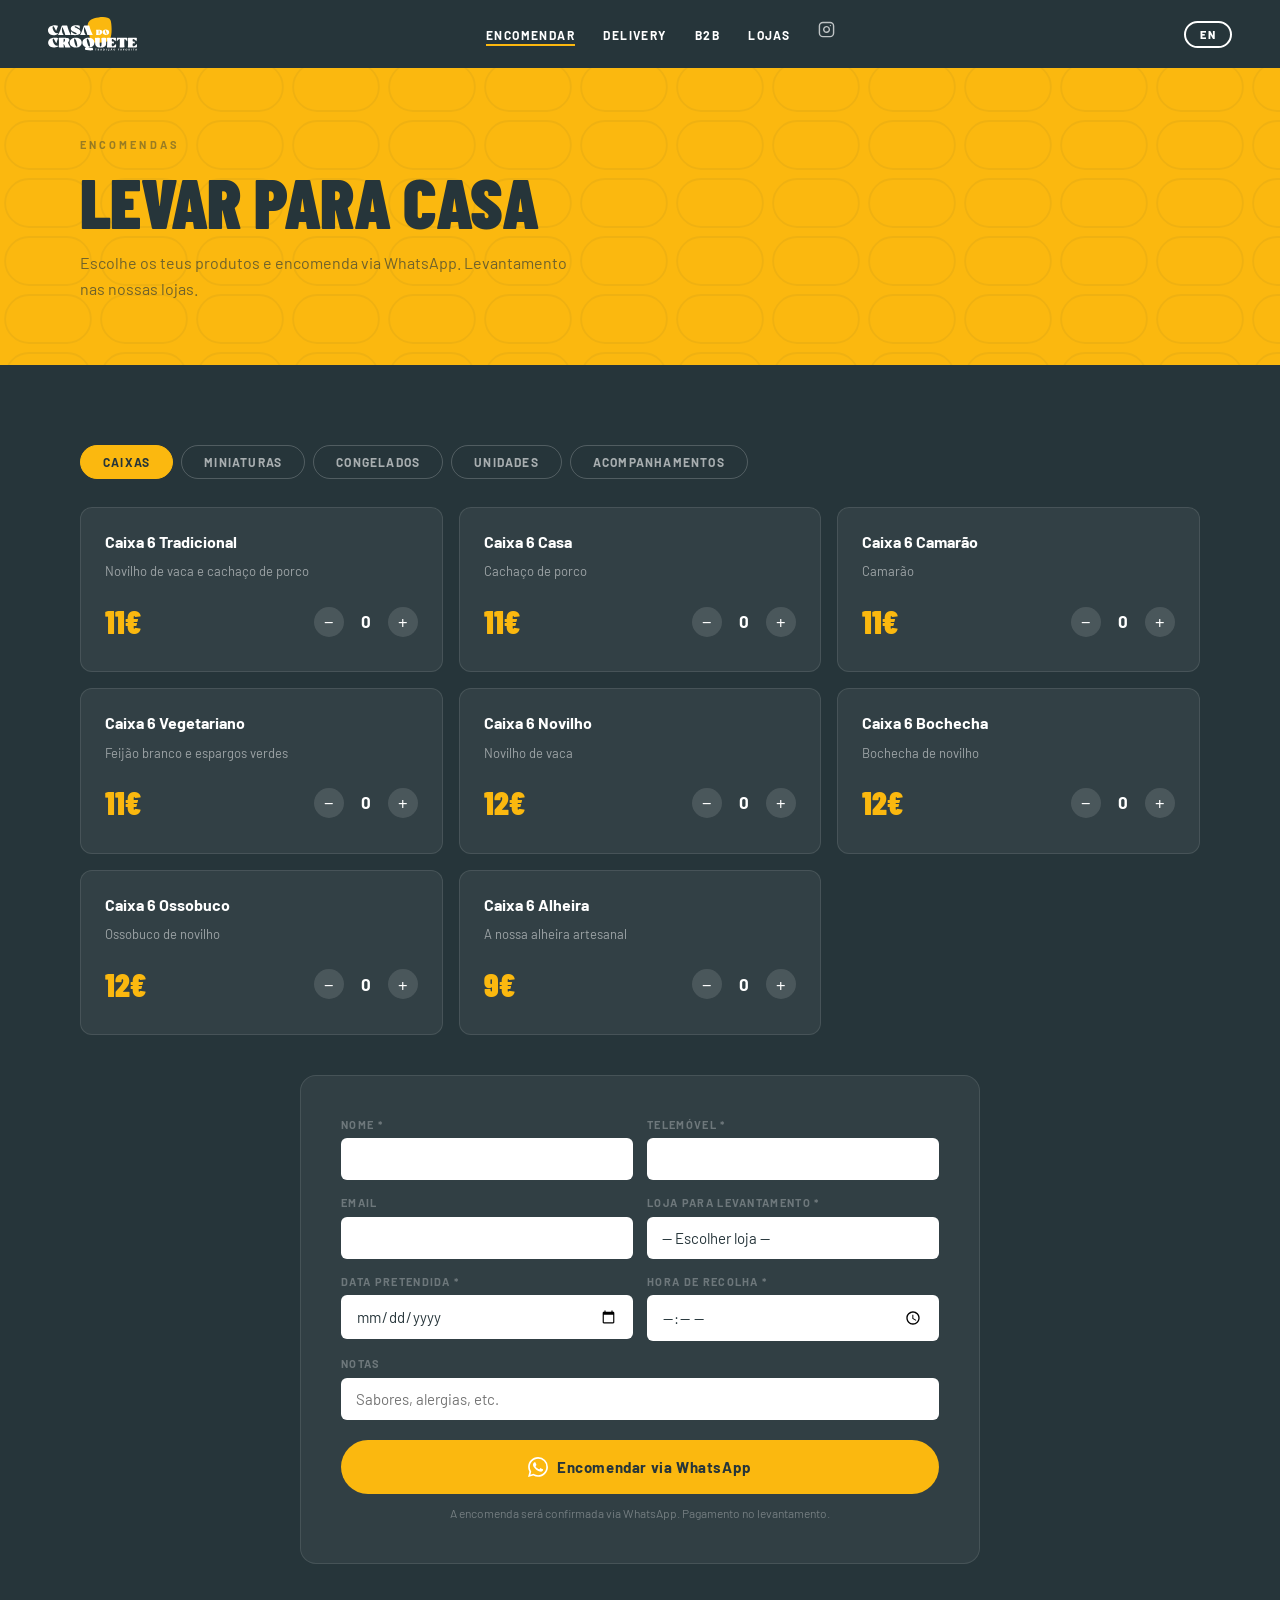
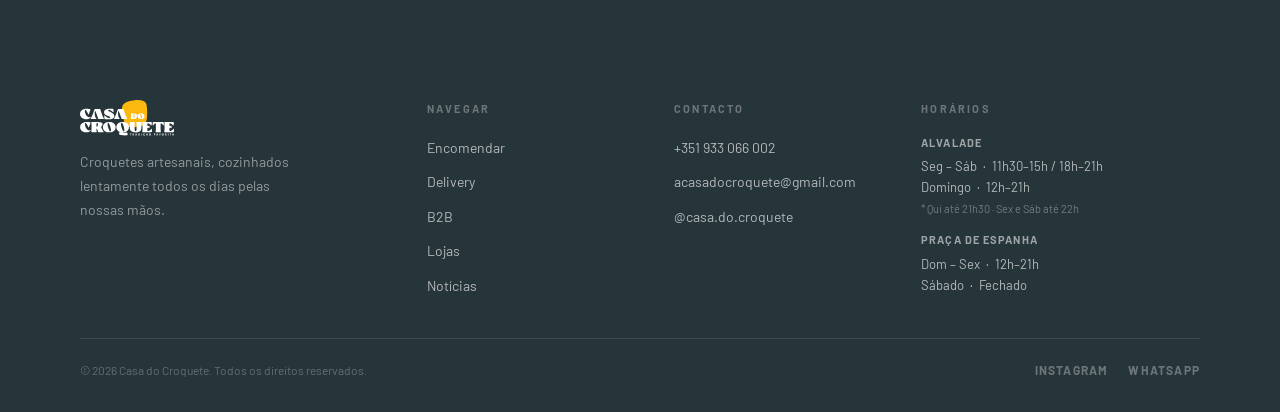
<file: encomendar.html>
<!DOCTYPE html>
<html lang="pt">
<head>
  <meta charset="UTF-8">
  <meta name="viewport" content="width=device-width, initial-scale=1.0">
  <link rel="icon" type="image/svg+xml" href="favicon.svg">
  <title>Encomendar — Casa do Croquete</title>
  <link rel="stylesheet" href="style.css">
    <style>
    .ptabs { display: flex; gap: 8px; margin-bottom: 28px; flex-wrap: wrap; }
    .ptab {
      padding: 9px 22px; border-radius: 100px;
      font-family: var(--f); font-size: 12px; font-weight: 700; letter-spacing: 0.1em; text-transform: uppercase;
      border: 1.5px solid rgba(255,255,255,.2); color: rgba(255,255,255,.6); background: transparent;
      transition: all 0.15s; cursor: pointer;
    }
    .ptab.active { background: var(--y); color: var(--d); border-color: var(--y); }
    .ptab:hover:not(.active) { border-color: rgba(255,255,255,.5); color: #fff; }
    .pgrid { display: grid; grid-template-columns: repeat(3, 1fr); gap: 16px; margin-bottom: 40px; }
    .pc {
      background: rgba(255,255,255,.06); border: 1.5px solid rgba(255,255,255,.1);
      border-radius: 12px; padding: 24px; display: flex; flex-direction: column; gap: 10px; transition: all 0.2s;
    }
    .pc:hover { background: rgba(255,255,255,.1); }
    .pc.sel { border-color: var(--y); background: rgba(251,184,15,.1); }
    .pn { font-weight: 700; font-size: 16px; line-height: 1.2; }
    .pd { font-size: 13px; opacity: 0.52; flex: 1; }
    .pf { display: flex; align-items: center; justify-content: space-between; margin-top: 4px; }
    .pp { font-family: var(--fc); font-weight: 900; font-size: 32px; color: var(--y); }
    .qw { display: flex; align-items: center; gap: 12px; }
    .qb {
      width: 30px; height: 30px; border-radius: 50%;
      background: rgba(255,255,255,.12); color: #fff; font-size: 19px;
      display: flex; align-items: center; justify-content: center; transition: background 0.15s; cursor: pointer; font-family: var(--f); border: none;
    }
    .qb:hover { background: var(--y); color: var(--d); }
    .qv { font-weight: 700; font-size: 17px; min-width: 20px; text-align: center; }

    .ofw {
      background: rgba(255,255,255,.05); border: 1.5px solid rgba(255,255,255,.1);
      border-radius: 16px; padding: 40px; max-width: 680px; margin: 0 auto;
    }
    .osum { background: rgba(251,184,15,.12); border: 1.5px solid rgba(251,184,15,.3); border-radius: 8px; padding: 16px 20px; margin-bottom: 28px; display: none; }
    .osum.on { display: block; }
    .osl { font-size: 11px; font-weight: 700; letter-spacing: 0.2em; text-transform: uppercase; color: var(--y); margin-bottom: 8px; }
    .osi { font-size: 14px; opacity: 0.8; display: flex; flex-direction: column; gap: 4px; }
    .ost { font-family: var(--fc); font-weight: 900; font-size: 24px; color: var(--y); margin-top: 8px; }

    .wab {
      width: 100%; margin-top: 20px; padding: 17px;
      background: #fbb80f; color: #26353a; border-radius: 100px;
      font-size: 15px; font-weight: 700; letter-spacing: 0.04em;
      display: flex; align-items: center; justify-content: center; gap: 9px;
      transition: transform 0.15s, box-shadow 0.15s; border: none; cursor: pointer; font-family: var(--f);
    }
    .wab:hover { transform: translateY(-2px); box-shadow: 0 8px 24px rgba(251,184,15,.45); }
    .wab svg { width: 20px; height: 20px; flex-shrink: 0; }
    .fnote { font-size: 12px; opacity: 0.32; text-align: center; margin-top: 10px; }

    @media (max-width: 760px) {
      .pgrid { grid-template-columns: 1fr; }
      .ofw { padding: 24px 16px; }
      .pn { font-size: 18px; }
      .pd { font-size: 15px; }
      .pp { font-size: 34px; }
      .qv { font-size: 19px; }
      .qb { width: 34px; height: 34px; font-size: 21px; }
    }
    @media (max-width: 1000px) and (min-width: 761px) {
      .pgrid { grid-template-columns: repeat(2, 1fr); }
    }
  </style>
</head>
<body>
<nav class="nav dark" id="mainNav">
  <a href="index.html" class="nav-logo">
  <img class="logo-lgt" src="LOGO_ESCURO.svg" alt="Casa do Croquete">
  <img class="logo-drk" src="LOGO_CLARO.svg" alt="Casa do Croquete">
</a>
  <ul class="nav-links">
    <li><a href="encomendar.html" class="active" data-i18n="nav_enc">Encomendar</a></li>
    <li><a href="delivery.html">Delivery</a></li>
    <li><a href="eventos.html">B2B</a></li>
    <li><a href="lojas.html" data-i18n="nav_lojas">Lojas</a></li>
    <li><a href="https://www.instagram.com/casa.do.croquete" target="_blank" rel="noopener" class="nav-ig-link" aria-label="Instagram"><svg width="17" height="17" viewBox="0 0 24 24" fill="none" stroke="currentColor" stroke-width="2" stroke-linecap="round" stroke-linejoin="round" style="display:block"><rect x="2" y="2" width="20" height="20" rx="5" ry="5"/><path d="M16 11.37A4 4 0 1 1 12.63 8 4 4 0 0 1 16 11.37z"/><line x1="17.5" y1="6.5" x2="17.51" y2="6.5"/></svg></a></li>
  </ul>
  <div class="nav-right">
    <button class="nav-ham" id="navHam" aria-label="Menu" aria-expanded="false"><span></span><span></span><span></span></button>
    <button class="lang-btn" id="langToggle">EN</button>
  </div>
</nav>

<div class="page-hero">
  <div class="wrap">
    <span class="pg-label" data-i18n="ph_label">Encomendas</span>
    <h1 data-i18n="ph_title">Levar Para Casa</h1>
    <p class="pg-sub" data-i18n="ph_sub">Escolhe os teus produtos e encomenda via WhatsApp. Levantamento nas nossas lojas.</p>
  </div>
</div>

<section class="sec dk">
  <div class="wrap">
    <div class="ptabs" id="ptabs">
      <button class="ptab active" data-cat="caixas" data-i18n="tab_caixas">Caixas</button>
      <button class="ptab" data-cat="miniaturas" data-i18n="tab_min">Miniaturas</button>
      <button class="ptab" data-cat="congelados" data-i18n="tab_cong">Congelados</button>
      <button class="ptab" data-cat="unidades" data-i18n="tab_un">Unidades</button>
      <button class="ptab" data-cat="acompanhamentos" data-i18n="tab_acomp">Acompanhamentos</button>
    </div>
    <div class="pgrid" id="pgrid"></div>
    <div class="ofw">
      <div class="osum" id="osum">
        <div class="osl" data-i18n="sum_lab">Resumo da encomenda</div>
        <div class="osi" id="oitems"></div>
        <div class="ost" id="ototl"></div>
      </div>
      <div class="frow">
        <div class="fg"><label data-i18n="f_nome">Nome *</label><input id="o-nome" type="text" autocomplete="name"></div>
        <div class="fg"><label data-i18n="f_tel">Telemóvel *</label><input id="o-tel" type="tel" autocomplete="tel"></div>
      </div>
      <div class="frow">
        <div class="fg"><label data-i18n="f_email">Email</label><input id="o-email" type="email" autocomplete="email"></div>
        <div class="fg">
          <label data-i18n="f_loja">Loja para levantamento *</label>
          <select id="o-loja">
            <option value="" data-i18n="f_loja_ph">— Escolher loja —</option>
            <option value="Alvalade — Rua Silva e Albuquerque 29A">Alvalade</option>
            <option value="Praça de Espanha — Av. Columbano Bordalo Pinheiro 70B">Praça de Espanha</option>
          </select>
        </div>
      </div>
      <div class="frow">
        <div class="fg"><label data-i18n="f_data">Data pretendida *</label><input id="o-data" type="date"></div>
        <div class="fg"><label data-i18n="f_hora">Hora de recolha *</label><input id="o-hora" type="time" min="11:30" max="21:30"></div>
      </div>
      <div class="frow s1">
        <div class="fg"><label data-i18n="f_notas">Notas</label><input id="o-notas" type="text" data-ph="f_notas_ph" placeholder="Sabores, alergias, etc."></div>
      </div>
      <button class="wab" onclick="sendWA()">
        <svg viewBox="0 0 24 24" fill="white"><path d="M17.472 14.382c-.297-.149-1.758-.867-2.03-.967-.273-.099-.471-.148-.67.15-.197.297-.767.966-.94 1.164-.173.199-.347.223-.644.075-.297-.15-1.255-.463-2.39-1.475-.883-.788-1.48-1.761-1.653-2.059-.173-.297-.018-.458.13-.606.134-.133.298-.347.446-.52.149-.174.198-.298.298-.497.099-.198.05-.371-.025-.52-.075-.149-.669-1.612-.916-2.207-.242-.579-.487-.5-.669-.51-.173-.008-.371-.01-.57-.01-.198 0-.52.074-.792.372-.272.297-1.04 1.016-1.04 2.479 0 1.462 1.065 2.875 1.213 3.074.149.198 2.096 3.2 5.077 4.487.709.306 1.262.489 1.694.625.712.227 1.36.195 1.871.118.571-.085 1.758-.719 2.006-1.413.248-.694.248-1.289.173-1.413-.074-.124-.272-.198-.57-.347m-5.421 7.403h-.004a9.87 9.87 0 01-5.031-1.378l-.361-.214-3.741.982.998-3.648-.235-.374a9.86 9.86 0 01-1.51-5.26c.001-5.45 4.436-9.884 9.888-9.884 2.64 0 5.122 1.03 6.988 2.898a9.825 9.825 0 012.893 6.994c-.003 5.45-4.437 9.884-9.885 9.884m8.413-18.297A11.815 11.815 0 0012.05 0C5.495 0 .16 5.335.157 11.892c0 2.096.547 4.142 1.588 5.945L.057 24l6.305-1.654a11.882 11.882 0 005.683 1.448h.005c6.554 0 11.89-5.335 11.893-11.893a11.821 11.821 0 00-3.48-8.413Z"/></svg>
        <span data-i18n="wa_btn">Encomendar via WhatsApp</span>
      </button>
      <p class="fnote" data-i18n="wa_note">A encomenda será confirmada via WhatsApp. Pagamento no levantamento.</p>
    </div>
  </div>
</section>

<footer>
  <div class="footer-grid">
    <div>
      <div class="foot-logo"><img src="LOGO_CLARO.svg" alt="Casa do Croquete"></div>
      <p class="foot-desc" data-i18n="foot_desc">Croquetes artesanais, cozinhados lentamente todos os dias pelas nossas mãos.</p>
    </div>
    <div class="foot-col">
      <h4 data-i18n="foot_nav">Navegar</h4>
      <ul>
        <li><a href="encomendar.html" data-i18n="nav_enc">Encomendar</a></li>
        <li><a href="delivery.html">Delivery</a></li>
        <li><a href="eventos.html">B2B</a></li>
        <li><a href="lojas.html" data-i18n="nav_lojas">Lojas</a></li>
        <li><a href="noticias.html" data-i18n="nav_news">Notícias</a></li>
      </ul>
    </div>
    <div class="foot-col">
      <h4 data-i18n="foot_cont">Contacto</h4>
      <ul>
        <li><a href="tel:+351933066002">+351 933 066 002</a></li>
        <li><a href="mailto:acasadocroquete@gmail.com">acasadocroquete@gmail.com</a></li>
        <li><a href="https://www.instagram.com/casa.do.croquete/" target="_blank" rel="noopener">@casa.do.croquete</a></li>
      </ul>
    </div>
    <div class="foot-col">
      <h4>Horários</h4>
      <p class="fh-store">Alvalade</p>
      <p class="fh-row">Seg – Sáb &nbsp;·&nbsp; 11h30–15h / 18h–21h</p>
      <p class="fh-row">Domingo &nbsp;·&nbsp; 12h–21h</p>
      <p class="fh-note">* Qui até 21h30 · Sex e Sáb até 22h</p>
      <p class="fh-store">Praça de Espanha</p>
      <p class="fh-row">Dom – Sex &nbsp;·&nbsp; 12h–21h</p>
      <p class="fh-row">Sábado &nbsp;·&nbsp; Fechado</p>
    </div>
  </div>
  <div class="foot-bot">
    <span class="foot-copy" data-i18n="foot_copy">© 2026 Casa do Croquete. Todos os direitos reservados.</span>
    <div class="foot-soc">
      <a href="https://www.instagram.com/casa.do.croquete/" target="_blank" rel="noopener">Instagram</a>
      <a href="https://wa.me/351933066002" target="_blank" rel="noopener">WhatsApp</a>
    </div>
  </div>
</footer>

<script>
const PRODS = [
  // Caixas
  {id:'trad', cat:'caixas', pt:'Caixa 6 Tradicional', en:'Box 6 Traditional', dpt:'Novilho de vaca e cachaço de porco', den:'Beef and pork shoulder', price:11},
  {id:'casa', cat:'caixas', pt:'Caixa 6 Casa', en:'Box 6 House', dpt:'Cachaço de porco', den:'Pork shoulder', price:11},
  {id:'cam', cat:'caixas', pt:'Caixa 6 Camarão', en:'Box 6 Prawn', dpt:'Camarão', den:'Prawn', price:11},
  {id:'veg', cat:'caixas', pt:'Caixa 6 Vegetariano', en:'Box 6 Vegetarian', dpt:'Feijão branco e espargos verdes', den:'White beans and green asparagus', price:11},
  {id:'nov', cat:'caixas', pt:'Caixa 6 Novilho', en:'Box 6 Young Beef', dpt:'Novilho de vaca', den:'Young beef', price:12},
  {id:'boch', cat:'caixas', pt:'Caixa 6 Bochecha', en:'Box 6 Cheek', dpt:'Bochecha de novilho', den:'Beef cheek', price:12},
  {id:'osso', cat:'caixas', pt:'Caixa 6 Ossobuco', en:'Box 6 Osso Buco', dpt:'Ossobuco de novilho', den:'Beef osso buco', price:12},
  {id:'alh', cat:'caixas', pt:'Caixa 6 Alheira', en:'Box 6 Alheira', dpt:'A nossa alheira artesanal', den:'Our artisan alheira sausage', price:9},
  // Pipocas & Miniaturas
  {id:'pip24', cat:'miniaturas', pt:'Pipocas 24 un.', en:'Pipocas 24 pcs', dpt:'Bolinhas de 10g', den:'10g bites', price:12},
  {id:'pip48', cat:'miniaturas', pt:'Pipocas 48 un.', en:'Pipocas 48 pcs', dpt:'Bolinhas de 10g', den:'10g bites', price:24},
  {id:'min50', cat:'miniaturas', pt:'50 Miniaturas', en:'50 Mini Bites', dpt:'Miniaturas de 30g — eventos e celebrações', den:'30g mini bites — events & celebrations', price:50},
  // Unidades
  {id:'un_trad', cat:'unidades', pt:'Tradicional', en:'Traditional', dpt:'Novilho de vaca e cachaço de porco', den:'Beef and pork shoulder', price:2},
  {id:'un_casa', cat:'unidades', pt:'Casa', en:'House', dpt:'Cachaço de porco', den:'Pork shoulder', price:2},
  {id:'un_cam', cat:'unidades', pt:'Camarão', en:'Prawn', dpt:'Camarão', den:'Prawn', price:2.2},
  {id:'un_veg', cat:'unidades', pt:'Vegetariano', en:'Vegetarian', dpt:'Feijão branco e espargos verdes', den:'White beans and green asparagus', price:2},
  {id:'un_nov', cat:'unidades', pt:'Novilho', en:'Young Beef', dpt:'Novilho de vaca', den:'Young beef', price:2.2},
  {id:'un_boch', cat:'unidades', pt:'Bochecha', en:'Cheek', dpt:'Bochecha de novilho', den:'Beef cheek', price:2.2},
  {id:'un_osso', cat:'unidades', pt:'Ossobuco', en:'Osso Buco', dpt:'Ossobuco de novilho', den:'Beef osso buco', price:2.2},
  {id:'un_alh', cat:'unidades', pt:'Alheira', en:'Alheira', dpt:'A nossa alheira artesanal', den:'Our artisan alheira sausage', price:1.6},
  // Acompanhamentos
  {id:'arroz', cat:'acompanhamentos', pt:'Arroz', en:'Rice', dpt:'Arroz branco', den:'White rice', price:3},
  {id:'salada', cat:'acompanhamentos', pt:'Salada', en:'Salad', dpt:'Salada verde da estação', den:'Seasonal green salad', price:3},
  {id:'fritas', cat:'acompanhamentos', pt:'Batatas Fritas', en:'French Fries', dpt:'Batatas fritas no momento', den:'Freshly fried chips', price:2.5},
  // Congelados
  {id:'cg12', cat:'congelados', pt:'12 Congelados', en:'12 Frozen', dpt:'Leva para casa, frita quando quiseres', den:'Take home, fry whenever you want', price:18},
  {id:'cg25', cat:'congelados', pt:'25 Congelados', en:'25 Frozen', dpt:'Pack família, prontos a fritar', den:'Family pack, ready to fry', price:35},
];
let activeCat = 'caixas';
const qtys = {};
let lang = localStorage.getItem('lang') || 'pt';

const T = {
  pt: {
    nav_enc:'Encomendar', nav_lojas:'Lojas', nav_news:'Notícias', nav_cta:'Encomendar',
    ph_label:'Encomendas', ph_title:'Levar Para Casa',
    ph_sub:'Escolhe os teus produtos e encomenda via WhatsApp. Levantamento nas nossas lojas.',
    tab_caixas:'Caixas', tab_min:'Miniaturas', tab_cong:'Congelados', tab_un:'Unidades', tab_acomp:'Acompanhamentos',
    sum_lab:'Resumo da encomenda',
    f_nome:'Nome *', f_tel:'Telemóvel *', f_email:'Email', f_loja:'Loja para levantamento *',
    f_loja_ph:'— Escolher loja —', f_data:'Data pretendida *', f_hora:'Hora de recolha *', f_notas:'Notas',
    f_notas_ph:'Sabores, alergias, etc.',
    wa_btn:'Encomendar via WhatsApp',
    wa_note:'A encomenda será confirmada via WhatsApp. Pagamento no levantamento.',
    foot_desc:'Croquetes artesanais, cozinhados lentamente todos os dias pelas nossas mãos.',
    foot_nav:'Navegar', foot_cont:'Contacto',
    foot_copy:'© 2026 Casa do Croquete. Todos os direitos reservados.',
  },
  en: {
    nav_enc:'Order', nav_lojas:'Stores', nav_news:'News', nav_cta:'Order',
    ph_label:'Orders', ph_title:'Take Home',
    ph_sub:'Choose your products and order via WhatsApp. Pick up at our stores.',
    tab_caixas:'Boxes', tab_min:'Minis', tab_cong:'Frozen', tab_un:'By Unit', tab_acomp:'Sides',
    sum_lab:'Order summary',
    f_nome:'Name *', f_tel:'Phone *', f_email:'Email', f_loja:'Pick-up store *',
    f_loja_ph:'— Choose store —', f_data:'Preferred date *', f_hora:'Pick-up time *', f_notas:'Notes',
    f_notas_ph:'Flavors, allergies, etc.',
    wa_btn:'Order via WhatsApp',
    wa_note:'Your order will be confirmed via WhatsApp. Payment at pick-up.',
    foot_desc:'Artisan croquettes, slowly cooked every day by our hands.',
    foot_nav:'Navigate', foot_cont:'Contact',
    foot_copy:'© 2026 Casa do Croquete. All rights reserved.',
  }
};

function renderProds() {
  const visible = PRODS.filter(p => p.cat === activeCat);
  document.getElementById('pgrid').innerHTML = visible.map(p => `
    <div class="pc${qtys[p.id]?' sel':''}" id="pc-${p.id}">
      <div class="pn">${lang==='pt'?p.pt:p.en}</div>
      <div class="pd">${lang==='pt'?p.dpt:p.den}</div>
      <div class="pf">
        <div class="pp">${p.price}€</div>
        <div class="qw">
          <button class="qb" onclick="chQty('${p.id}',-1)">−</button>
          <span class="qv" id="qv-${p.id}">${qtys[p.id]||0}</span>
          <button class="qb" onclick="chQty('${p.id}',1)">+</button>
        </div>
      </div>
    </div>`).join('');
}

document.getElementById('ptabs').addEventListener('click', function(e) {
  const btn = e.target.closest('.ptab');
  if (!btn) return;
  activeCat = btn.dataset.cat;
  document.querySelectorAll('.ptab').forEach(t => t.classList.remove('active'));
  btn.classList.add('active');
  renderProds();
});

function chQty(id, d) {
  qtys[id] = Math.max(0, (qtys[id]||0)+d);
  const v = document.getElementById('qv-'+id);
  if (v) v.textContent = qtys[id];
  const c = document.getElementById('pc-'+id);
  if (c) c.classList.toggle('sel', qtys[id]>0);
  updSum();
}

function updSum() {
  const sel = PRODS.filter(p=>qtys[p.id]>0);
  const tot = sel.reduce((s,p)=>s+p.price*qtys[p.id],0);
  document.getElementById('oitems').innerHTML = sel.map(p=>`<div>${qtys[p.id]}× ${lang==='pt'?p.pt:p.en} — ${p.price*qtys[p.id]}€</div>`).join('');
  document.getElementById('ototl').textContent = 'Total: '+tot+'€';
  document.getElementById('osum').classList.toggle('on', sel.length>0);
}

function sendWA() {
  const sel = PRODS.filter(p=>qtys[p.id]>0);
  if (!sel.length) { alert(lang==='pt'?'Seleciona pelo menos um produto.':'Please select at least one product.'); return; }
  const nome=document.getElementById('o-nome').value.trim(), tel=document.getElementById('o-tel').value.trim();
  const email=document.getElementById('o-email').value.trim(), loja=document.getElementById('o-loja').value;
  const data=document.getElementById('o-data').value, hora=document.getElementById('o-hora').value, nota=document.getElementById('o-notas').value.trim();
  if (!nome||!tel||!loja||!data||!hora) { alert(lang==='pt'?'Preenche os campos obrigatórios (*).':'Fill in the required fields (*).'); return; }
  const tot = sel.reduce((s,p)=>s+p.price*qtys[p.id],0);
  let m=`🥐 *ENCOMENDA — CASA DO CROQUETE*\n\n📦 *PRODUTOS:*\n`;
  sel.forEach(p=>{m+=`• ${qtys[p.id]}× ${p.pt} — ${p.price*qtys[p.id]}€\n`;});
  m+=`\n💰 *TOTAL: ${tot}€*\n\n👤 *DADOS:*\nNome: ${nome}\nTelemóvel: ${tel}\n`;
  if (email) m+=`Email: ${email}\n`;
  m+=`Loja: ${loja}\nData: ${data}\nHora de recolha: ${hora}\n`;
  if (nota) m+=`Notas: ${nota}\n`;
  window.location.href = 'https://wa.me/351933066002?text='+encodeURIComponent(m);
}

function applyLang(l) {
  document.querySelectorAll('[data-i18n]').forEach(el=>{
    if (T[l]?.[el.dataset.i18n]!==undefined) el.textContent=T[l][el.dataset.i18n];
  });
  document.querySelectorAll('[data-ph]').forEach(el=>{
    if (T[l]?.[el.dataset.ph]) el.placeholder=T[l][el.dataset.ph];
  });
  const ph=document.querySelector('#o-loja option[value=""]');
  if (ph) ph.textContent=T[l]['f_loja_ph'];
  document.getElementById('langToggle').textContent=l==='pt'?'EN':'PT';
  document.documentElement.lang=l;
  localStorage.setItem('lang',l);
}

document.getElementById('langToggle').addEventListener('click',()=>{lang=lang==='pt'?'en':'pt';applyLang(lang);renderProds();updSum();});
applyLang(lang);
renderProds();

(function(){
  var ham = document.getElementById('navHam');
  var links = document.querySelector('.nav-links');
  if (!ham || !links) return;
  ham.addEventListener('click', function() {
    var open = links.classList.toggle('open');
    ham.classList.toggle('open', open);
    ham.setAttribute('aria-expanded', open);
    document.body.style.overflow = open ? 'hidden' : '';
  });
  links.querySelectorAll('a').forEach(function(a) {
    a.addEventListener('click', function() {
      links.classList.remove('open');
      ham.classList.remove('open');
      ham.setAttribute('aria-expanded', 'false');
      document.body.style.overflow = '';
    });
  });
})();
</script>
</body>
</html>
</file>
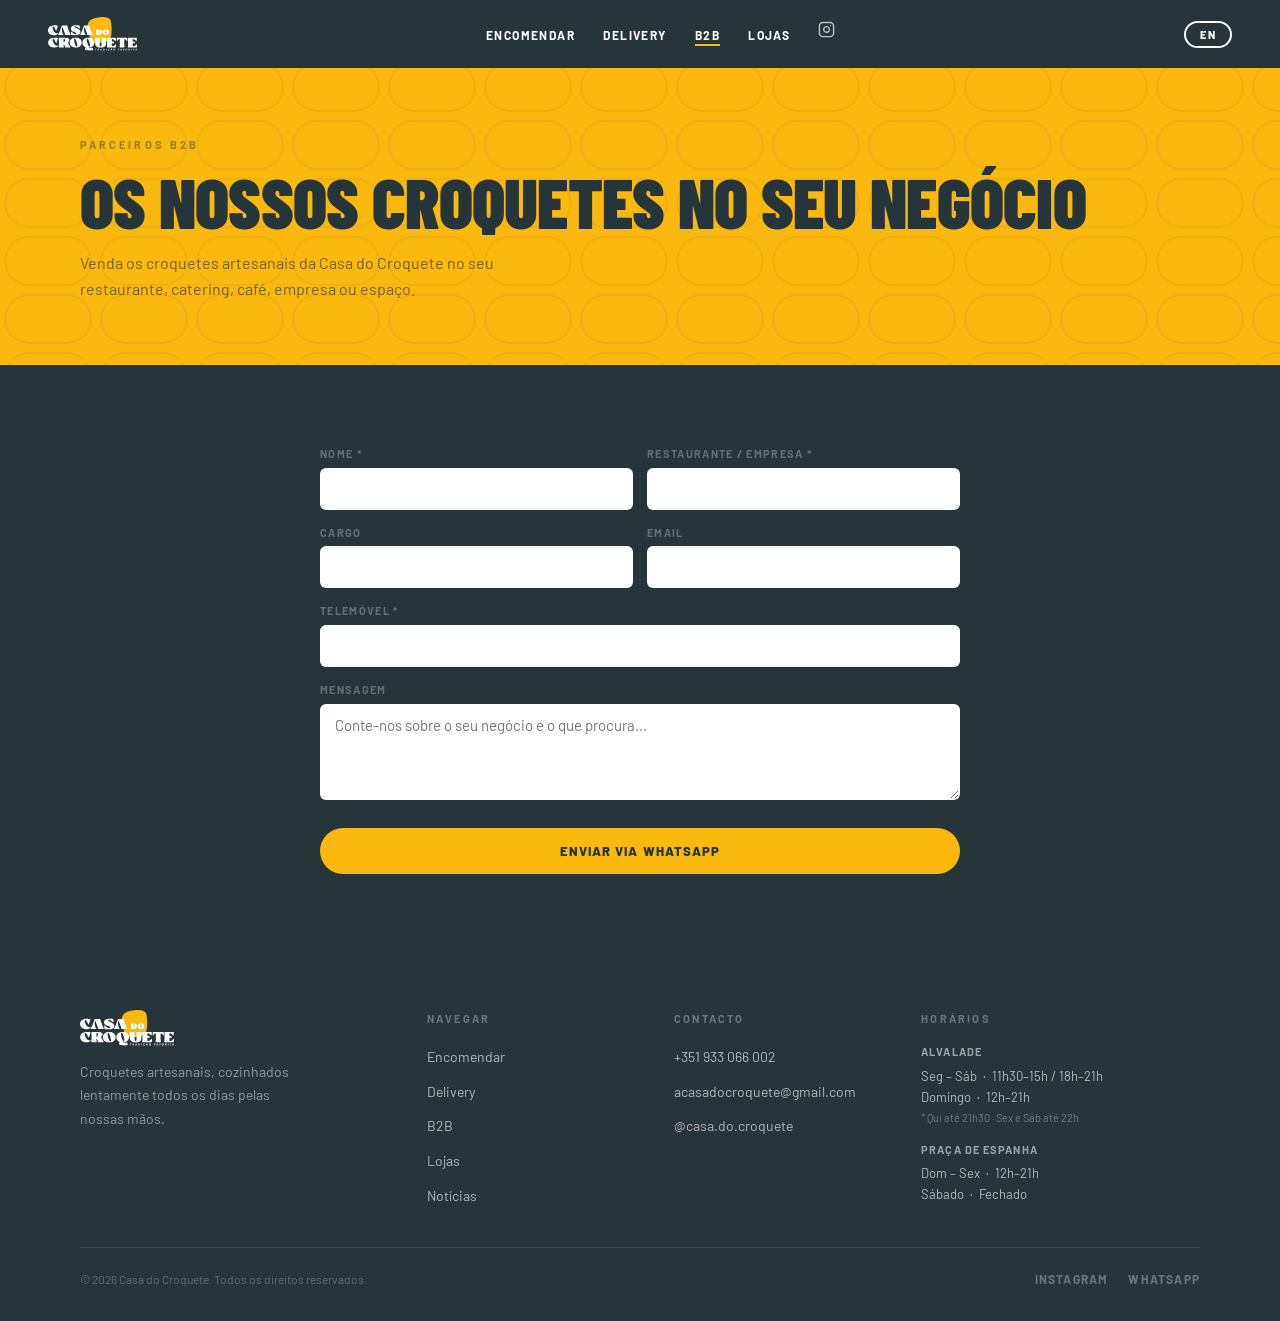
<file: eventos.html>
<!DOCTYPE html>
<html lang="pt">
<head>
  <meta charset="UTF-8">
  <meta name="viewport" content="width=device-width, initial-scale=1.0">
  <link rel="icon" type="image/svg+xml" href="favicon.svg">
  <title>B2B — Casa do Croquete</title>
  <link rel="stylesheet" href="style.css">
  <style>
    .elayout { display: grid; grid-template-columns: 1fr 1fr; gap: 72px; align-items: start; }
    .einfo h3 { font-family: var(--fc); font-weight: 900; font-size: 30px; text-transform: uppercase; line-height: 1.1; margin-bottom: 16px; }
    .einfo p { font-size: 15px; opacity: 0.65; margin-bottom: 24px; line-height: 1.7; text-wrap: pretty; }
    .flist { list-style: none; display: flex; flex-direction: column; gap: 12px; }
    .flist li { display: flex; align-items: center; gap: 12px; font-size: 15px; opacity: 0.85; }
    .flist li::before { content: ''; width: 7px; height: 7px; border-radius: 50%; background: var(--y); flex-shrink: 0; }
    .subbtn {
      margin-top: 8px; padding: 15px 36px; border-radius: 100px;
      background: #fbb80f; color: #26353a;
      font-size: 13px; font-weight: 800; letter-spacing: 0.08em; text-transform: uppercase;
      transition: transform 0.15s, box-shadow 0.15s; align-self: flex-start;
      border: none; cursor: pointer; font-family: var(--f);
      display: flex; align-items: center; gap: 9px; width: 100%; justify-content: center;
    }
    .subbtn:hover { transform: translateY(-2px); box-shadow: 0 8px 20px rgba(251,184,15,.45); }
    .subbtn svg { width: 18px; height: 18px; flex-shrink: 0; }
    .cform { display: flex; flex-direction: column; gap: 0; }
    .cform .frow { margin-bottom: 14px; }
    @media (max-width: 760px) { .elayout { grid-template-columns: 1fr; gap: 40px; } }
  </style>
</head>
<body>
<nav class="nav dark" id="mainNav">
  <a href="index.html" class="nav-logo">
  <img class="logo-lgt" src="LOGO_ESCURO.svg" alt="Casa do Croquete">
  <img class="logo-drk" src="LOGO_CLARO.svg" alt="Casa do Croquete">
</a>
  <ul class="nav-links">
    <li><a href="encomendar.html" data-i18n="nav_enc">Encomendar</a></li>
    <li><a href="delivery.html">Delivery</a></li>
    <li><a href="eventos.html" class="active">B2B</a></li>
    <li><a href="lojas.html" data-i18n="nav_lojas">Lojas</a></li>
    <li><a href="https://www.instagram.com/casa.do.croquete" target="_blank" rel="noopener" class="nav-ig-link" aria-label="Instagram"><svg width="17" height="17" viewBox="0 0 24 24" fill="none" stroke="currentColor" stroke-width="2" stroke-linecap="round" stroke-linejoin="round" style="display:block"><rect x="2" y="2" width="20" height="20" rx="5" ry="5"/><path d="M16 11.37A4 4 0 1 1 12.63 8 4 4 0 0 1 16 11.37z"/><line x1="17.5" y1="6.5" x2="17.51" y2="6.5"/></svg></a></li>
  </ul>
  <div class="nav-right">
    <button class="nav-ham" id="navHam" aria-label="Menu" aria-expanded="false"><span></span><span></span><span></span></button>
    <button class="lang-btn" id="langToggle">EN</button>
  </div>
</nav>

<div class="page-hero">
  <div class="wrap">
    <span class="pg-label" data-i18n="ph_label">Parceiros B2B</span>
    <h1 data-i18n="ph_title">Os Nossos Croquetes no Seu Negócio</h1>
    <p class="pg-sub" data-i18n="ph_sub">Venda os croquetes artesanais da Casa do Croquete no seu restaurante, catering, café, empresa ou espaço.</p>
  </div>
</div>

<section class="sec dk">
  <div class="wrap">
    <div style="max-width:640px; margin:0 auto;">
      <form class="cform" id="cform" onsubmit="sendB2BWA(event)">
        <div class="frow">
          <div class="fg"><label data-i18n="ef_nome">Nome *</label><input id="b-nome" type="text" required></div>
          <div class="fg"><label data-i18n="ef_emp">Restaurante / Empresa *</label><input id="b-emp" type="text" required></div>
        </div>
        <div class="frow">
          <div class="fg"><label data-i18n="ef_cargo">Cargo</label><input id="b-cargo" type="text"></div>
          <div class="fg"><label data-i18n="ef_email">Email</label><input id="b-email" type="email"></div>
        </div>
        <div class="frow s1">
          <div class="fg"><label data-i18n="ef_tel">Telemóvel *</label><input id="b-tel" type="tel" required></div>
        </div>
        <div class="frow s1" style="margin-bottom:20px">
          <div class="fg"><label data-i18n="ef_msg">Mensagem</label><textarea id="b-msg" rows="4" data-ph="ef_ph" placeholder="Conte-nos sobre o seu negócio e o que procura..."></textarea></div>
        </div>
        <button type="submit" class="subbtn" data-i18n="ef_btn">
          <svg viewBox="0 0 24 24" fill="white"><path d="M17.472 14.382c-.297-.149-1.758-.867-2.03-.967-.273-.099-.471-.148-.67.15-.197.297-.767.966-.94 1.164-.173.199-.347.223-.644.075-.297-.15-1.255-.463-2.39-1.475-.883-.788-1.48-1.761-1.653-2.059-.173-.297-.018-.458.13-.606.134-.133.298-.347.446-.52.149-.174.198-.298.298-.497.099-.198.05-.371-.025-.52-.075-.149-.669-1.612-.916-2.207-.242-.579-.487-.5-.669-.51-.173-.008-.371-.01-.57-.01-.198 0-.52.074-.792.372-.272.297-1.04 1.016-1.04 2.479 0 1.462 1.065 2.875 1.213 3.074.149.198 2.096 3.2 5.077 4.487.709.306 1.262.489 1.694.625.712.227 1.36.195 1.871.118.571-.085 1.758-.719 2.006-1.413.248-.694.248-1.289.173-1.413-.074-.124-.272-.198-.57-.347m-5.421 7.403h-.004a9.87 9.87 0 01-5.031-1.378l-.361-.214-3.741.982.998-3.648-.235-.374a9.86 9.86 0 01-1.51-5.26c.001-5.45 4.436-9.884 9.888-9.884 2.64 0 5.122 1.03 6.988 2.898a9.825 9.825 0 012.893 6.994c-.003 5.45-4.437 9.884-9.885 9.884m8.413-18.297A11.815 11.815 0 0012.05 0C5.495 0 .16 5.335.157 11.892c0 2.096.547 4.142 1.588 5.945L.057 24l6.305-1.654a11.882 11.882 0 005.683 1.448h.005c6.554 0 11.89-5.335 11.893-11.893a11.821 11.821 0 00-3.48-8.413Z"/></svg>
          <span data-i18n="ef_btn">Enviar via WhatsApp</span>
        </button>
      </form>
    </div>
  </div>
</section>

<footer>
  <div class="footer-grid">
    <div>
      <div class="foot-logo"><img src="LOGO_CLARO.svg" alt="Casa do Croquete"></div>
      <p class="foot-desc" data-i18n="foot_desc">Croquetes artesanais, cozinhados lentamente todos os dias pelas nossas mãos.</p>
    </div>
    <div class="foot-col">
      <h4 data-i18n="foot_nav">Navegar</h4>
      <ul>
        <li><a href="encomendar.html" data-i18n="nav_enc">Encomendar</a></li>
        <li><a href="delivery.html">Delivery</a></li>
        <li><a href="eventos.html">B2B</a></li>
        <li><a href="lojas.html" data-i18n="nav_lojas">Lojas</a></li>
        <li><a href="noticias.html" data-i18n="nav_news">Notícias</a></li>
      </ul>
    </div>
    <div class="foot-col">
      <h4 data-i18n="foot_cont">Contacto</h4>
      <ul>
        <li><a href="tel:+351933066002">+351 933 066 002</a></li>
        <li><a href="mailto:acasadocroquete@gmail.com">acasadocroquete@gmail.com</a></li>
        <li><a href="https://www.instagram.com/casa.do.croquete/" target="_blank" rel="noopener">@casa.do.croquete</a></li>
      </ul>
    </div>
    <div class="foot-col">
      <h4>Horários</h4>
      <p class="fh-store">Alvalade</p>
      <p class="fh-row">Seg – Sáb &nbsp;·&nbsp; 11h30–15h / 18h–21h</p>
      <p class="fh-row">Domingo &nbsp;·&nbsp; 12h–21h</p>
      <p class="fh-note">* Qui até 21h30 · Sex e Sáb até 22h</p>
      <p class="fh-store">Praça de Espanha</p>
      <p class="fh-row">Dom – Sex &nbsp;·&nbsp; 12h–21h</p>
      <p class="fh-row">Sábado &nbsp;·&nbsp; Fechado</p>
    </div>
  </div>
  <div class="foot-bot">
    <span class="foot-copy" data-i18n="foot_copy">© 2026 Casa do Croquete. Todos os direitos reservados.</span>
    <div class="foot-soc">
      <a href="https://www.instagram.com/casa.do.croquete/" target="_blank" rel="noopener">Instagram</a>
      <a href="https://wa.me/351933066002" target="_blank" rel="noopener">WhatsApp</a>
    </div>
  </div>
</footer>

<script>
const T = {
  pt: {
    nav_enc:'Encomendar', nav_lojas:'Lojas', nav_news:'Notícias', nav_cta:'Encomendar',
    ph_label:'Parceiros B2B', ph_title:'Os Nossos Croquetes no Seu Negócio',
    ph_sub:'Venda os croquetes artesanais da Casa do Croquete no seu restaurante, catering, café, empresa ou espaço.',
    ef_nome:'Nome *', ef_emp:'Restaurante / Empresa *', ef_cargo:'Cargo', ef_email:'Email',
    ef_tel:'Telemóvel *', ef_msg:'Mensagem', ef_ph:'Conte-nos sobre o seu negócio e o que procura...',
    ef_btn:'Enviar via WhatsApp',
    foot_desc:'Croquetes artesanais, cozinhados lentamente todos os dias pelas nossas mãos.',
    foot_nav:'Navegar', foot_cont:'Contacto', foot_copy:'© 2026 Casa do Croquete. Todos os direitos reservados.',
  },
  en: {
    nav_enc:'Order', nav_lojas:'Stores', nav_news:'News', nav_cta:'Order',
    ph_label:'B2B Partners', ph_title:'Our Croquettes in Your Business',
    ph_sub:'Sell Casa do Croquete artisan croquettes in your restaurant, catering company, café, business or venue.',
    ef_nome:'Name *', ef_emp:'Restaurant / Company *', ef_cargo:'Role', ef_email:'Email',
    ef_tel:'Phone *', ef_msg:'Message', ef_ph:'Tell us about your business and what you are looking for...',
    ef_btn:'Send via WhatsApp',
    foot_desc:'Artisan croquettes, slowly cooked every day by our hands.',
    foot_nav:'Navigate', foot_cont:'Contact', foot_copy:'© 2026 Casa do Croquete. All rights reserved.',
  }
};
let lang = localStorage.getItem('lang') || 'pt';
function applyLang(l) {
  document.querySelectorAll('[data-i18n]').forEach(el=>{if(T[l]?.[el.dataset.i18n]!==undefined)el.textContent=T[l][el.dataset.i18n];});
  document.querySelectorAll('[data-ph]').forEach(el=>{if(T[l]?.[el.dataset.ph])el.placeholder=T[l][el.dataset.ph];});
  document.getElementById('langToggle').textContent=l==='pt'?'EN':'PT';
  document.documentElement.lang=l; localStorage.setItem('lang',l);
}
document.getElementById('langToggle').addEventListener('click',()=>{lang=lang==='pt'?'en':'pt';applyLang(lang);});

function sendB2BWA(e) {
  e.preventDefault();
  const nome = document.getElementById('b-nome').value.trim();
  const emp  = document.getElementById('b-emp').value.trim();
  const cargo= document.getElementById('b-cargo').value.trim();
  const email= document.getElementById('b-email').value.trim();
  const tel  = document.getElementById('b-tel').value.trim();
  const msg  = document.getElementById('b-msg').value.trim();
  let m = `🏢 *PEDIDO B2B — CASA DO CROQUETE*\n\n`;
  m += `👤 *CONTACTO:*\nNome: ${nome}\nEmpresa: ${emp}\n`;
  if (cargo) m += `Cargo: ${cargo}\n`;
  m += `Telemóvel: ${tel}\n`;
  if (email) m += `Email: ${email}\n`;
  if (msg) m += `\n💬 *MENSAGEM:*\n${msg}\n`;
  window.location.href = 'https://wa.me/351933066002?text=' + encodeURIComponent(m);
}

applyLang(lang);

(function(){
  var ham = document.getElementById('navHam');
  var links = document.querySelector('.nav-links');
  if (!ham || !links) return;
  ham.addEventListener('click', function() {
    var open = links.classList.toggle('open');
    ham.classList.toggle('open', open);
    ham.setAttribute('aria-expanded', open);
    document.body.style.overflow = open ? 'hidden' : '';
  });
  links.querySelectorAll('a').forEach(function(a) {
    a.addEventListener('click', function() {
      links.classList.remove('open');
      ham.classList.remove('open');
      ham.setAttribute('aria-expanded', 'false');
      document.body.style.overflow = '';
    });
  });
})();
</script>
</body>
</html>
</file>
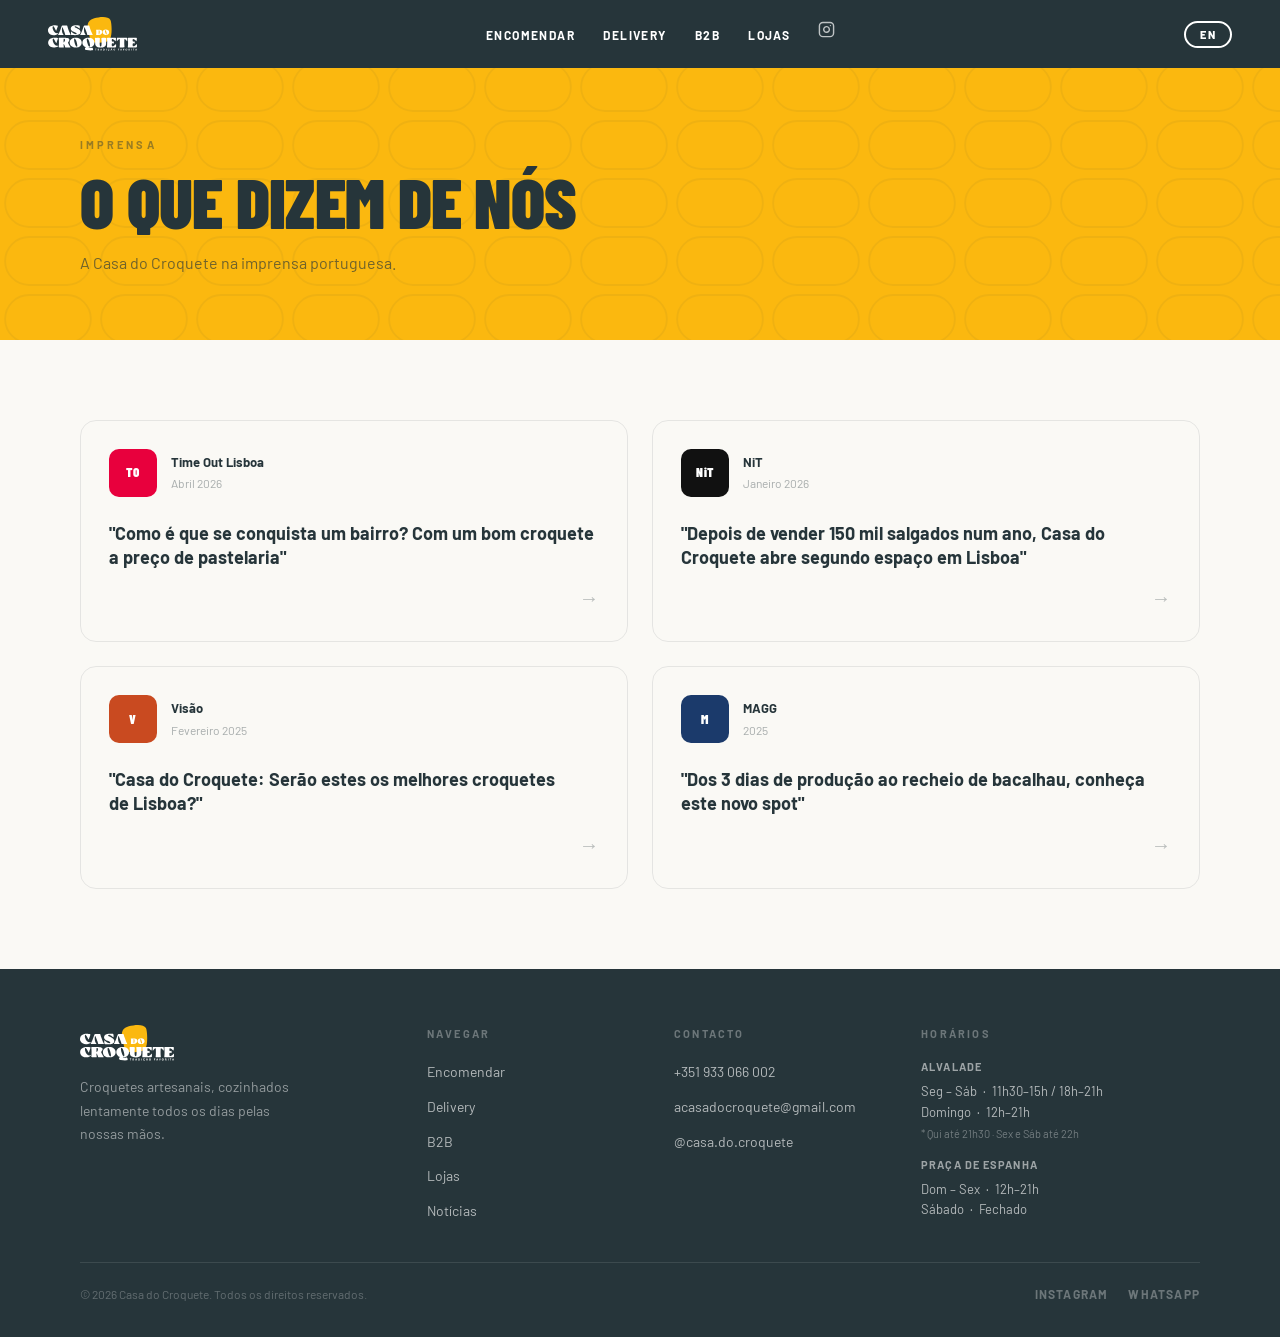
<file: noticias.html>
<!DOCTYPE html>
<html lang="pt">
<head>
  <meta charset="UTF-8">
  <meta name="viewport" content="width=device-width, initial-scale=1.0">
  <link rel="icon" type="image/svg+xml" href="favicon.svg">
  <title>Notícias — Casa do Croquete</title>
  <link rel="stylesheet" href="style.css">
  <style>
    .ngrid { display: grid; grid-template-columns: repeat(2, 1fr); gap: 24px; }
    .nc {
      border-radius: 16px; overflow: hidden;
      border: 1.5px solid rgba(38,53,58,.1);
      display: flex; flex-direction: column;
      transition: transform 0.15s, box-shadow 0.15s; text-decoration: none; color: var(--d);
    }
    .nc:hover { transform: translateY(-4px); box-shadow: 0 12px 36px rgba(38,53,58,.12); }
    .nc-pub {
      padding: 28px 28px 24px;
      display: flex; align-items: center; gap: 14px;
    }
    .pub-badge {
      width: 48px; height: 48px; border-radius: 10px;
      display: flex; align-items: center; justify-content: center;
      font-family: var(--fc); font-weight: 900; font-size: 13px; color: #fff;
      letter-spacing: 0.05em; flex-shrink: 0;
    }
    .pub-info { display: flex; flex-direction: column; gap: 2px; }
    .pub-name { font-size: 13px; font-weight: 700; }
    .pub-date { font-size: 12px; opacity: 0.38; }
    .nc-body { padding: 0 28px 28px; flex: 1; display: flex; flex-direction: column; gap: 12px; }
    .nc-title { font-weight: 700; font-size: 18px; line-height: 1.35; flex: 1; text-wrap: pretty; }
    .nc-arrow { font-size: 20px; opacity: 0.3; align-self: flex-end; transition: opacity 0.2s; }
    .nc:hover .nc-arrow { opacity: 0.7; }
    @media (max-width: 760px) { .ngrid { grid-template-columns: 1fr; } }
  </style>
</head>
<body>
<nav class="nav dark" id="mainNav">
  <a href="index.html" class="nav-logo">
  <img class="logo-lgt" src="LOGO_ESCURO.svg" alt="Casa do Croquete">
  <img class="logo-drk" src="LOGO_CLARO.svg" alt="Casa do Croquete">
</a>
  <ul class="nav-links">
    <li><a href="encomendar.html" data-i18n="nav_enc">Encomendar</a></li>
    <li><a href="delivery.html">Delivery</a></li>
    <li><a href="eventos.html">B2B</a></li>
    <li><a href="lojas.html" data-i18n="nav_lojas">Lojas</a></li>
    <li><a href="https://www.instagram.com/casa.do.croquete" target="_blank" rel="noopener" class="nav-ig-link" aria-label="Instagram"><svg width="17" height="17" viewBox="0 0 24 24" fill="none" stroke="currentColor" stroke-width="2" stroke-linecap="round" stroke-linejoin="round" style="display:block"><rect x="2" y="2" width="20" height="20" rx="5" ry="5"/><path d="M16 11.37A4 4 0 1 1 12.63 8 4 4 0 0 1 16 11.37z"/><line x1="17.5" y1="6.5" x2="17.51" y2="6.5"/></svg></a></li>
  </ul>
  <div class="nav-right">
    <button class="nav-ham" id="navHam" aria-label="Menu" aria-expanded="false"><span></span><span></span><span></span></button>
    <button class="lang-btn" id="langToggle">EN</button>
  </div>
</nav>

<div class="page-hero">
  <div class="wrap">
    <span class="pg-label" data-i18n="ph_label">Imprensa</span>
    <h1 data-i18n="ph_title">O Que Dizem de Nós</h1>
    <p class="pg-sub" data-i18n="ph_sub">A Casa do Croquete na imprensa portuguesa.</p>
  </div>
</div>

<section class="sec">
  <div class="wrap">
    <div class="ngrid">

      <a href="https://www.timeout.pt/lisboa/pt/noticias/como-e-que-se-conquista-um-bairro-com-um-bom-croquete-a-preco-de-pastelaria-042126" target="_blank" rel="noopener" class="nc">
        <div class="nc-pub">
          <div class="pub-badge" style="background:#e8003d;">TO</div>
          <div class="pub-info">
            <span class="pub-name">Time Out Lisboa</span>
            <span class="pub-date">Abril 2026</span>
          </div>
        </div>
        <div class="nc-body">
          <p class="nc-title">"Como é que se conquista um bairro? Com um bom croquete a preço de pastelaria"</p>
          <span class="nc-arrow">→</span>
        </div>
      </a>

      <a href="https://www.nit.pt/comida/restaurantes/depois-de-vender-150-mil-salgados-num-ano-casa-do-croquete-abre-segundo-espaco-em-lisboa" target="_blank" rel="noopener" class="nc">
        <div class="nc-pub">
          <div class="pub-badge" style="background:#111;">NiT</div>
          <div class="pub-info">
            <span class="pub-name">NiT</span>
            <span class="pub-date">Janeiro 2026</span>
          </div>
        </div>
        <div class="nc-body">
          <p class="nc-title">"Depois de vender 150 mil salgados num ano, Casa do Croquete abre segundo espaço em Lisboa"</p>
          <span class="nc-arrow">→</span>
        </div>
      </a>

      <a href="https://visao.pt/visaose7e/comer-e-beber/2025-02-14-casa-do-croquete-serao-estes-os-melhores-croquetes-de-lisboa/" target="_blank" rel="noopener" class="nc">
        <div class="nc-pub">
          <div class="pub-badge" style="background:#c94a20;">V</div>
          <div class="pub-info">
            <span class="pub-name">Visão</span>
            <span class="pub-date">Fevereiro 2025</span>
          </div>
        </div>
        <div class="nc-body">
          <p class="nc-title">"Casa do Croquete: Serão estes os melhores croquetes de Lisboa?"</p>
          <span class="nc-arrow">→</span>
        </div>
      </a>

      <a href="https://magg.sapo.pt/comida/restaurantes/artigos/casa-do-croquete" target="_blank" rel="noopener" class="nc">
        <div class="nc-pub">
          <div class="pub-badge" style="background:#1b3a6b;">M</div>
          <div class="pub-info">
            <span class="pub-name">MAGG</span>
            <span class="pub-date">2025</span>
          </div>
        </div>
        <div class="nc-body">
          <p class="nc-title">"Dos 3 dias de produção ao recheio de bacalhau, conheça este novo spot"</p>
          <span class="nc-arrow">→</span>
        </div>
      </a>

    </div>
  </div>
</section>

<footer>
  <div class="footer-grid">
    <div>
      <div class="foot-logo"><img src="LOGO_CLARO.svg" alt="Casa do Croquete"></div>
      <p class="foot-desc" data-i18n="foot_desc">Croquetes artesanais, cozinhados lentamente todos os dias pelas nossas mãos.</p>
    </div>
    <div class="foot-col">
      <h4 data-i18n="foot_nav">Navegar</h4>
      <ul>
        <li><a href="encomendar.html" data-i18n="nav_enc">Encomendar</a></li>
        <li><a href="delivery.html">Delivery</a></li>
        <li><a href="eventos.html">B2B</a></li>
        <li><a href="lojas.html" data-i18n="nav_lojas">Lojas</a></li>
        <li><a href="noticias.html" data-i18n="nav_news">Notícias</a></li>
      </ul>
    </div>
    <div class="foot-col">
      <h4 data-i18n="foot_cont">Contacto</h4>
      <ul>
        <li><a href="tel:+351933066002">+351 933 066 002</a></li>
        <li><a href="mailto:acasadocroquete@gmail.com">acasadocroquete@gmail.com</a></li>
        <li><a href="https://www.instagram.com/casa.do.croquete/" target="_blank" rel="noopener">@casa.do.croquete</a></li>
      </ul>
    </div>
    <div class="foot-col">
      <h4>Horários</h4>
      <p class="fh-store">Alvalade</p>
      <p class="fh-row">Seg – Sáb &nbsp;·&nbsp; 11h30–15h / 18h–21h</p>
      <p class="fh-row">Domingo &nbsp;·&nbsp; 12h–21h</p>
      <p class="fh-note">* Qui até 21h30 · Sex e Sáb até 22h</p>
      <p class="fh-store">Praça de Espanha</p>
      <p class="fh-row">Dom – Sex &nbsp;·&nbsp; 12h–21h</p>
      <p class="fh-row">Sábado &nbsp;·&nbsp; Fechado</p>
    </div>
  </div>
  <div class="foot-bot">
    <span class="foot-copy" data-i18n="foot_copy">© 2026 Casa do Croquete. Todos os direitos reservados.</span>
    <div class="foot-soc">
      <a href="https://www.instagram.com/casa.do.croquete/" target="_blank" rel="noopener">Instagram</a>
      <a href="https://wa.me/351933066002" target="_blank" rel="noopener">WhatsApp</a>
    </div>
  </div>
</footer>

<script>
const T = {
  pt: {
    nav_enc:'Encomendar', nav_lojas:'Lojas', nav_news:'Notícias', nav_cta:'Encomendar',
    ph_label:'Imprensa', ph_title:'O Que Dizem de Nós', ph_sub:'A Casa do Croquete na imprensa portuguesa.',
    foot_desc:'Croquetes artesanais, cozinhados lentamente todos os dias pelas nossas mãos.',
    foot_nav:'Navegar', foot_cont:'Contacto', foot_copy:'© 2026 Casa do Croquete. Todos os direitos reservados.',
  },
  en: {
    nav_enc:'Order', nav_lojas:'Stores', nav_news:'News', nav_cta:'Order',
    ph_label:'Press', ph_title:'What They Say About Us', ph_sub:'Casa do Croquete in the Portuguese press.',
    foot_desc:'Artisan croquettes, slowly cooked every day by our hands.',
    foot_nav:'Navigate', foot_cont:'Contact', foot_copy:'© 2026 Casa do Croquete. All rights reserved.',
  }
};
let lang = localStorage.getItem('lang') || 'pt';
function applyLang(l) {
  document.querySelectorAll('[data-i18n]').forEach(el=>{if(T[l]?.[el.dataset.i18n]!==undefined)el.textContent=T[l][el.dataset.i18n];});
  document.getElementById('langToggle').textContent=l==='pt'?'EN':'PT';
  document.documentElement.lang=l; localStorage.setItem('lang',l);
}
document.getElementById('langToggle').addEventListener('click',()=>{lang=lang==='pt'?'en':'pt';applyLang(lang);});
applyLang(lang);

(function(){
  var ham = document.getElementById('navHam');
  var links = document.querySelector('.nav-links');
  if (!ham || !links) return;
  ham.addEventListener('click', function() {
    var open = links.classList.toggle('open');
    ham.classList.toggle('open', open);
    ham.setAttribute('aria-expanded', open);
    document.body.style.overflow = open ? 'hidden' : '';
  });
  links.querySelectorAll('a').forEach(function(a) {
    a.addEventListener('click', function() {
      links.classList.remove('open');
      ham.classList.remove('open');
      ham.setAttribute('aria-expanded', 'false');
      document.body.style.overflow = '';
    });
  });
})();
</script>
</body>
</html>
</file>
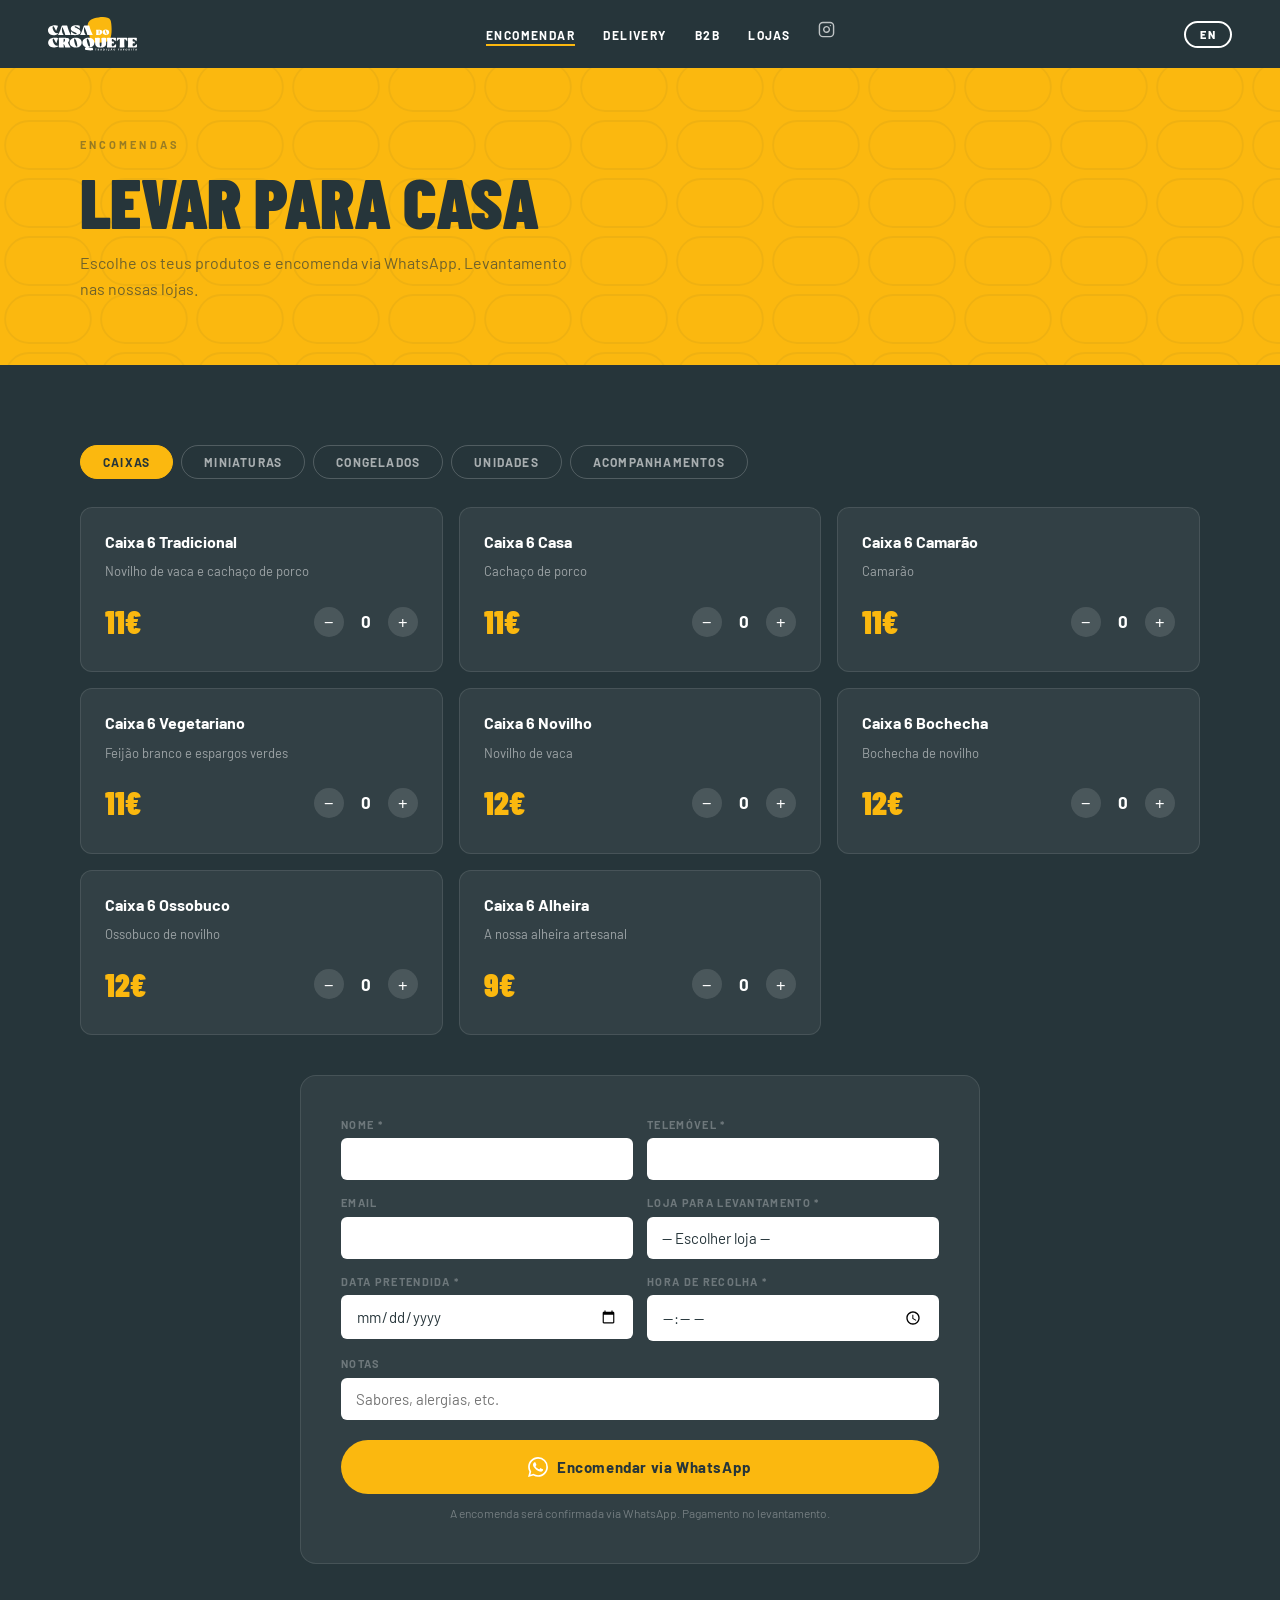
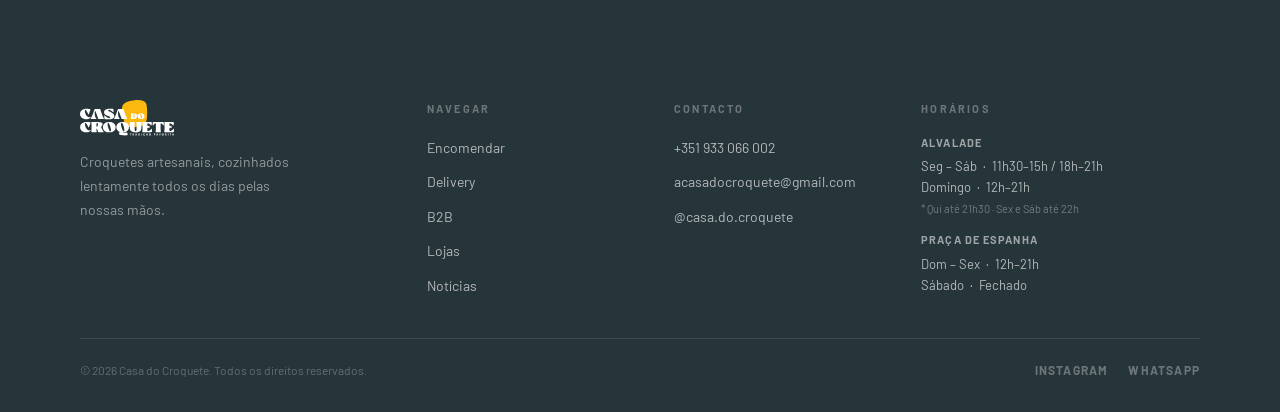
<file: deploy/encomendar.html>
<!DOCTYPE html>
<html lang="pt">
<head>
  <meta charset="UTF-8">
  <meta name="viewport" content="width=device-width, initial-scale=1.0">
  <link rel="icon" type="image/svg+xml" href="favicon.svg">
  <title>Encomendar — Casa do Croquete</title>
  <link rel="stylesheet" href="style.css">
    <style>
    .ptabs { display: flex; gap: 8px; margin-bottom: 28px; flex-wrap: wrap; }
    .ptab {
      padding: 9px 22px; border-radius: 100px;
      font-family: var(--f); font-size: 12px; font-weight: 700; letter-spacing: 0.1em; text-transform: uppercase;
      border: 1.5px solid rgba(255,255,255,.2); color: rgba(255,255,255,.6); background: transparent;
      transition: all 0.15s; cursor: pointer;
    }
    .ptab.active { background: var(--y); color: var(--d); border-color: var(--y); }
    .ptab:hover:not(.active) { border-color: rgba(255,255,255,.5); color: #fff; }
    .pgrid { display: grid; grid-template-columns: repeat(3, 1fr); gap: 16px; margin-bottom: 40px; }
    .pc {
      background: rgba(255,255,255,.06); border: 1.5px solid rgba(255,255,255,.1);
      border-radius: 12px; padding: 24px; display: flex; flex-direction: column; gap: 10px; transition: all 0.2s;
    }
    .pc:hover { background: rgba(255,255,255,.1); }
    .pc.sel { border-color: var(--y); background: rgba(251,184,15,.1); }
    .pn { font-weight: 700; font-size: 16px; line-height: 1.2; }
    .pd { font-size: 13px; opacity: 0.52; flex: 1; }
    .pf { display: flex; align-items: center; justify-content: space-between; margin-top: 4px; }
    .pp { font-family: var(--fc); font-weight: 900; font-size: 32px; color: var(--y); }
    .qw { display: flex; align-items: center; gap: 12px; }
    .qb {
      width: 30px; height: 30px; border-radius: 50%;
      background: rgba(255,255,255,.12); color: #fff; font-size: 19px;
      display: flex; align-items: center; justify-content: center; transition: background 0.15s; cursor: pointer; font-family: var(--f); border: none;
    }
    .qb:hover { background: var(--y); color: var(--d); }
    .qv { font-weight: 700; font-size: 17px; min-width: 20px; text-align: center; }

    .ofw {
      background: rgba(255,255,255,.05); border: 1.5px solid rgba(255,255,255,.1);
      border-radius: 16px; padding: 40px; max-width: 680px; margin: 0 auto;
    }
    .osum { background: rgba(251,184,15,.12); border: 1.5px solid rgba(251,184,15,.3); border-radius: 8px; padding: 16px 20px; margin-bottom: 28px; display: none; }
    .osum.on { display: block; }
    .osl { font-size: 11px; font-weight: 700; letter-spacing: 0.2em; text-transform: uppercase; color: var(--y); margin-bottom: 8px; }
    .osi { font-size: 14px; opacity: 0.8; display: flex; flex-direction: column; gap: 4px; }
    .ost { font-family: var(--fc); font-weight: 900; font-size: 24px; color: var(--y); margin-top: 8px; }

    .wab {
      width: 100%; margin-top: 20px; padding: 17px;
      background: #fbb80f; color: #26353a; border-radius: 100px;
      font-size: 15px; font-weight: 700; letter-spacing: 0.04em;
      display: flex; align-items: center; justify-content: center; gap: 9px;
      transition: transform 0.15s, box-shadow 0.15s; border: none; cursor: pointer; font-family: var(--f);
    }
    .wab:hover { transform: translateY(-2px); box-shadow: 0 8px 24px rgba(251,184,15,.45); }
    .wab svg { width: 20px; height: 20px; flex-shrink: 0; }
    .fnote { font-size: 12px; opacity: 0.32; text-align: center; margin-top: 10px; }

    @media (max-width: 760px) {
      .pgrid { grid-template-columns: 1fr; }
      .ofw { padding: 24px 16px; }
    }
    @media (max-width: 1000px) and (min-width: 761px) {
      .pgrid { grid-template-columns: repeat(2, 1fr); }
    }
  </style>
</head>
<body>
<nav class="nav dark" id="mainNav">
  <a href="index.html" class="nav-logo">
  <img class="logo-lgt" src="LOGO_ESCURO.svg" alt="Casa do Croquete">
  <img class="logo-drk" src="LOGO_CLARO.svg" alt="Casa do Croquete">
</a>
  <ul class="nav-links">
    <li><a href="encomendar.html" class="active" data-i18n="nav_enc">Encomendar</a></li>
    <li><a href="delivery.html">Delivery</a></li>
    <li><a href="eventos.html">B2B</a></li>
    <li><a href="lojas.html" data-i18n="nav_lojas">Lojas</a></li>
    <li><a href="https://www.instagram.com/casa.do.croquete" target="_blank" rel="noopener" class="nav-ig-link" aria-label="Instagram"><svg width="17" height="17" viewBox="0 0 24 24" fill="none" stroke="currentColor" stroke-width="2" stroke-linecap="round" stroke-linejoin="round" style="display:block"><rect x="2" y="2" width="20" height="20" rx="5" ry="5"/><path d="M16 11.37A4 4 0 1 1 12.63 8 4 4 0 0 1 16 11.37z"/><line x1="17.5" y1="6.5" x2="17.51" y2="6.5"/></svg></a></li>
  </ul>
  <div class="nav-right">
    <button class="nav-ham" id="navHam" aria-label="Menu" aria-expanded="false"><span></span><span></span><span></span></button>
    <button class="lang-btn" id="langToggle">EN</button>
  </div>
</nav>

<div class="page-hero">
  <div class="wrap">
    <span class="pg-label" data-i18n="ph_label">Encomendas</span>
    <h1 data-i18n="ph_title">Levar Para Casa</h1>
    <p class="pg-sub" data-i18n="ph_sub">Escolhe os teus produtos e encomenda via WhatsApp. Levantamento nas nossas lojas.</p>
  </div>
</div>

<section class="sec dk">
  <div class="wrap">
    <div class="ptabs" id="ptabs">
      <button class="ptab active" data-cat="caixas" data-i18n="tab_caixas">Caixas</button>
      <button class="ptab" data-cat="miniaturas" data-i18n="tab_min">Miniaturas</button>
      <button class="ptab" data-cat="congelados" data-i18n="tab_cong">Congelados</button>
      <button class="ptab" data-cat="unidades" data-i18n="tab_un">Unidades</button>
      <button class="ptab" data-cat="acompanhamentos" data-i18n="tab_acomp">Acompanhamentos</button>
    </div>
    <div class="pgrid" id="pgrid"></div>
    <div class="ofw">
      <div class="osum" id="osum">
        <div class="osl" data-i18n="sum_lab">Resumo da encomenda</div>
        <div class="osi" id="oitems"></div>
        <div class="ost" id="ototl"></div>
      </div>
      <div class="frow">
        <div class="fg"><label data-i18n="f_nome">Nome *</label><input id="o-nome" type="text" autocomplete="name"></div>
        <div class="fg"><label data-i18n="f_tel">Telemóvel *</label><input id="o-tel" type="tel" autocomplete="tel"></div>
      </div>
      <div class="frow">
        <div class="fg"><label data-i18n="f_email">Email</label><input id="o-email" type="email" autocomplete="email"></div>
        <div class="fg">
          <label data-i18n="f_loja">Loja para levantamento *</label>
          <select id="o-loja">
            <option value="" data-i18n="f_loja_ph">— Escolher loja —</option>
            <option value="Alvalade — Rua Silva e Albuquerque 29A">Alvalade</option>
            <option value="Praça de Espanha — Av. Columbano Bordalo Pinheiro 70B">Praça de Espanha</option>
          </select>
        </div>
      </div>
      <div class="frow">
        <div class="fg"><label data-i18n="f_data">Data pretendida *</label><input id="o-data" type="date"></div>
        <div class="fg"><label data-i18n="f_hora">Hora de recolha *</label><input id="o-hora" type="time" min="11:30" max="21:30"></div>
      </div>
      <div class="frow s1">
        <div class="fg"><label data-i18n="f_notas">Notas</label><input id="o-notas" type="text" data-ph="f_notas_ph" placeholder="Sabores, alergias, etc."></div>
      </div>
      <button class="wab" onclick="sendWA()">
        <svg viewBox="0 0 24 24" fill="white"><path d="M17.472 14.382c-.297-.149-1.758-.867-2.03-.967-.273-.099-.471-.148-.67.15-.197.297-.767.966-.94 1.164-.173.199-.347.223-.644.075-.297-.15-1.255-.463-2.39-1.475-.883-.788-1.48-1.761-1.653-2.059-.173-.297-.018-.458.13-.606.134-.133.298-.347.446-.52.149-.174.198-.298.298-.497.099-.198.05-.371-.025-.52-.075-.149-.669-1.612-.916-2.207-.242-.579-.487-.5-.669-.51-.173-.008-.371-.01-.57-.01-.198 0-.52.074-.792.372-.272.297-1.04 1.016-1.04 2.479 0 1.462 1.065 2.875 1.213 3.074.149.198 2.096 3.2 5.077 4.487.709.306 1.262.489 1.694.625.712.227 1.36.195 1.871.118.571-.085 1.758-.719 2.006-1.413.248-.694.248-1.289.173-1.413-.074-.124-.272-.198-.57-.347m-5.421 7.403h-.004a9.87 9.87 0 01-5.031-1.378l-.361-.214-3.741.982.998-3.648-.235-.374a9.86 9.86 0 01-1.51-5.26c.001-5.45 4.436-9.884 9.888-9.884 2.64 0 5.122 1.03 6.988 2.898a9.825 9.825 0 012.893 6.994c-.003 5.45-4.437 9.884-9.885 9.884m8.413-18.297A11.815 11.815 0 0012.05 0C5.495 0 .16 5.335.157 11.892c0 2.096.547 4.142 1.588 5.945L.057 24l6.305-1.654a11.882 11.882 0 005.683 1.448h.005c6.554 0 11.89-5.335 11.893-11.893a11.821 11.821 0 00-3.48-8.413Z"/></svg>
        <span data-i18n="wa_btn">Encomendar via WhatsApp</span>
      </button>
      <p class="fnote" data-i18n="wa_note">A encomenda será confirmada via WhatsApp. Pagamento no levantamento.</p>
    </div>
  </div>
</section>

<footer>
  <div class="footer-grid">
    <div>
      <div class="foot-logo"><img src="LOGO_CLARO.svg" alt="Casa do Croquete"></div>
      <p class="foot-desc" data-i18n="foot_desc">Croquetes artesanais, cozinhados lentamente todos os dias pelas nossas mãos.</p>
    </div>
    <div class="foot-col">
      <h4 data-i18n="foot_nav">Navegar</h4>
      <ul>
        <li><a href="encomendar.html" data-i18n="nav_enc">Encomendar</a></li>
        <li><a href="delivery.html">Delivery</a></li>
        <li><a href="eventos.html">B2B</a></li>
        <li><a href="lojas.html" data-i18n="nav_lojas">Lojas</a></li>
        <li><a href="noticias.html" data-i18n="nav_news">Notícias</a></li>
      </ul>
    </div>
    <div class="foot-col">
      <h4 data-i18n="foot_cont">Contacto</h4>
      <ul>
        <li><a href="tel:+351933066002">+351 933 066 002</a></li>
        <li><a href="mailto:acasadocroquete@gmail.com">acasadocroquete@gmail.com</a></li>
        <li><a href="https://www.instagram.com/casa.do.croquete/" target="_blank" rel="noopener">@casa.do.croquete</a></li>
      </ul>
    </div>
    <div class="foot-col">
      <h4>Horários</h4>
      <p class="fh-store">Alvalade</p>
      <p class="fh-row">Seg – Sáb &nbsp;·&nbsp; 11h30–15h / 18h–21h</p>
      <p class="fh-row">Domingo &nbsp;·&nbsp; 12h–21h</p>
      <p class="fh-note">* Qui até 21h30 · Sex e Sáb até 22h</p>
      <p class="fh-store">Praça de Espanha</p>
      <p class="fh-row">Dom – Sex &nbsp;·&nbsp; 12h–21h</p>
      <p class="fh-row">Sábado &nbsp;·&nbsp; Fechado</p>
    </div>
  </div>
  <div class="foot-bot">
    <span class="foot-copy" data-i18n="foot_copy">© 2026 Casa do Croquete. Todos os direitos reservados.</span>
    <div class="foot-soc">
      <a href="https://www.instagram.com/casa.do.croquete/" target="_blank" rel="noopener">Instagram</a>
      <a href="https://wa.me/351933066002" target="_blank" rel="noopener">WhatsApp</a>
    </div>
  </div>
</footer>

<script>
const PRODS = [
  // Caixas
  {id:'trad', cat:'caixas', pt:'Caixa 6 Tradicional', en:'Box 6 Traditional', dpt:'Novilho de vaca e cachaço de porco', den:'Beef and pork shoulder', price:11},
  {id:'casa', cat:'caixas', pt:'Caixa 6 Casa', en:'Box 6 House', dpt:'Cachaço de porco', den:'Pork shoulder', price:11},
  {id:'cam', cat:'caixas', pt:'Caixa 6 Camarão', en:'Box 6 Prawn', dpt:'Camarão', den:'Prawn', price:11},
  {id:'veg', cat:'caixas', pt:'Caixa 6 Vegetariano', en:'Box 6 Vegetarian', dpt:'Feijão branco e espargos verdes', den:'White beans and green asparagus', price:11},
  {id:'nov', cat:'caixas', pt:'Caixa 6 Novilho', en:'Box 6 Young Beef', dpt:'Novilho de vaca', den:'Young beef', price:12},
  {id:'boch', cat:'caixas', pt:'Caixa 6 Bochecha', en:'Box 6 Cheek', dpt:'Bochecha de novilho', den:'Beef cheek', price:12},
  {id:'osso', cat:'caixas', pt:'Caixa 6 Ossobuco', en:'Box 6 Osso Buco', dpt:'Ossobuco de novilho', den:'Beef osso buco', price:12},
  {id:'alh', cat:'caixas', pt:'Caixa 6 Alheira', en:'Box 6 Alheira', dpt:'A nossa alheira artesanal', den:'Our artisan alheira sausage', price:9},
  // Pipocas & Miniaturas
  {id:'pip24', cat:'miniaturas', pt:'Pipocas 24 un.', en:'Pipocas 24 pcs', dpt:'Bolinhas de 10g', den:'10g bites', price:12},
  {id:'pip48', cat:'miniaturas', pt:'Pipocas 48 un.', en:'Pipocas 48 pcs', dpt:'Bolinhas de 10g', den:'10g bites', price:24},
  {id:'min50', cat:'miniaturas', pt:'50 Miniaturas', en:'50 Mini Bites', dpt:'Miniaturas de 30g — eventos e celebrações', den:'30g mini bites — events & celebrations', price:50},
  // Unidades
  {id:'un_trad', cat:'unidades', pt:'Tradicional', en:'Traditional', dpt:'Novilho de vaca e cachaço de porco', den:'Beef and pork shoulder', price:2},
  {id:'un_casa', cat:'unidades', pt:'Casa', en:'House', dpt:'Cachaço de porco', den:'Pork shoulder', price:2},
  {id:'un_cam', cat:'unidades', pt:'Camarão', en:'Prawn', dpt:'Camarão', den:'Prawn', price:2.2},
  {id:'un_veg', cat:'unidades', pt:'Vegetariano', en:'Vegetarian', dpt:'Feijão branco e espargos verdes', den:'White beans and green asparagus', price:2},
  {id:'un_nov', cat:'unidades', pt:'Novilho', en:'Young Beef', dpt:'Novilho de vaca', den:'Young beef', price:2.2},
  {id:'un_boch', cat:'unidades', pt:'Bochecha', en:'Cheek', dpt:'Bochecha de novilho', den:'Beef cheek', price:2.2},
  {id:'un_osso', cat:'unidades', pt:'Ossobuco', en:'Osso Buco', dpt:'Ossobuco de novilho', den:'Beef osso buco', price:2.2},
  {id:'un_alh', cat:'unidades', pt:'Alheira', en:'Alheira', dpt:'A nossa alheira artesanal', den:'Our artisan alheira sausage', price:1.6},
  // Acompanhamentos
  {id:'arroz', cat:'acompanhamentos', pt:'Arroz', en:'Rice', dpt:'Arroz branco', den:'White rice', price:3},
  {id:'salada', cat:'acompanhamentos', pt:'Salada', en:'Salad', dpt:'Salada verde da estação', den:'Seasonal green salad', price:3},
  {id:'fritas', cat:'acompanhamentos', pt:'Batatas Fritas', en:'French Fries', dpt:'Batatas fritas no momento', den:'Freshly fried chips', price:2.5},
  // Congelados
  {id:'cg12', cat:'congelados', pt:'12 Congelados', en:'12 Frozen', dpt:'Leva para casa, frita quando quiseres', den:'Take home, fry whenever you want', price:18},
  {id:'cg25', cat:'congelados', pt:'25 Congelados', en:'25 Frozen', dpt:'Pack família, prontos a fritar', den:'Family pack, ready to fry', price:35},
];
let activeCat = 'caixas';
const qtys = {};
let lang = localStorage.getItem('lang') || 'pt';

const T = {
  pt: {
    nav_enc:'Encomendar', nav_lojas:'Lojas', nav_news:'Notícias', nav_cta:'Encomendar',
    ph_label:'Encomendas', ph_title:'Levar Para Casa',
    ph_sub:'Escolhe os teus produtos e encomenda via WhatsApp. Levantamento nas nossas lojas.',
    tab_caixas:'Caixas', tab_min:'Miniaturas', tab_cong:'Congelados', tab_un:'Unidades', tab_acomp:'Acompanhamentos',
    sum_lab:'Resumo da encomenda',
    f_nome:'Nome *', f_tel:'Telemóvel *', f_email:'Email', f_loja:'Loja para levantamento *',
    f_loja_ph:'— Escolher loja —', f_data:'Data pretendida *', f_hora:'Hora de recolha *', f_notas:'Notas',
    f_notas_ph:'Sabores, alergias, etc.',
    wa_btn:'Encomendar via WhatsApp',
    wa_note:'A encomenda será confirmada via WhatsApp. Pagamento no levantamento.',
    foot_desc:'Croquetes artesanais, cozinhados lentamente todos os dias pelas nossas mãos.',
    foot_nav:'Navegar', foot_cont:'Contacto',
    foot_copy:'© 2026 Casa do Croquete. Todos os direitos reservados.',
  },
  en: {
    nav_enc:'Order', nav_lojas:'Stores', nav_news:'News', nav_cta:'Order',
    ph_label:'Orders', ph_title:'Take Home',
    ph_sub:'Choose your products and order via WhatsApp. Pick up at our stores.',
    tab_caixas:'Boxes', tab_min:'Minis', tab_cong:'Frozen', tab_un:'By Unit', tab_acomp:'Sides',
    sum_lab:'Order summary',
    f_nome:'Name *', f_tel:'Phone *', f_email:'Email', f_loja:'Pick-up store *',
    f_loja_ph:'— Choose store —', f_data:'Preferred date *', f_hora:'Pick-up time *', f_notas:'Notes',
    f_notas_ph:'Flavors, allergies, etc.',
    wa_btn:'Order via WhatsApp',
    wa_note:'Your order will be confirmed via WhatsApp. Payment at pick-up.',
    foot_desc:'Artisan croquettes, slowly cooked every day by our hands.',
    foot_nav:'Navigate', foot_cont:'Contact',
    foot_copy:'© 2026 Casa do Croquete. All rights reserved.',
  }
};

function renderProds() {
  const visible = PRODS.filter(p => p.cat === activeCat);
  document.getElementById('pgrid').innerHTML = visible.map(p => `
    <div class="pc${qtys[p.id]?' sel':''}" id="pc-${p.id}">
      <div class="pn">${lang==='pt'?p.pt:p.en}</div>
      <div class="pd">${lang==='pt'?p.dpt:p.den}</div>
      <div class="pf">
        <div class="pp">${p.price}€</div>
        <div class="qw">
          <button class="qb" onclick="chQty('${p.id}',-1)">−</button>
          <span class="qv" id="qv-${p.id}">${qtys[p.id]||0}</span>
          <button class="qb" onclick="chQty('${p.id}',1)">+</button>
        </div>
      </div>
    </div>`).join('');
}

document.getElementById('ptabs').addEventListener('click', function(e) {
  const btn = e.target.closest('.ptab');
  if (!btn) return;
  activeCat = btn.dataset.cat;
  document.querySelectorAll('.ptab').forEach(t => t.classList.remove('active'));
  btn.classList.add('active');
  renderProds();
});

function chQty(id, d) {
  qtys[id] = Math.max(0, (qtys[id]||0)+d);
  const v = document.getElementById('qv-'+id);
  if (v) v.textContent = qtys[id];
  const c = document.getElementById('pc-'+id);
  if (c) c.classList.toggle('sel', qtys[id]>0);
  updSum();
}

function updSum() {
  const sel = PRODS.filter(p=>qtys[p.id]>0);
  const tot = sel.reduce((s,p)=>s+p.price*qtys[p.id],0);
  document.getElementById('oitems').innerHTML = sel.map(p=>`<div>${qtys[p.id]}× ${lang==='pt'?p.pt:p.en} — ${p.price*qtys[p.id]}€</div>`).join('');
  document.getElementById('ototl').textContent = 'Total: '+tot+'€';
  document.getElementById('osum').classList.toggle('on', sel.length>0);
}

function sendWA() {
  const sel = PRODS.filter(p=>qtys[p.id]>0);
  if (!sel.length) { alert(lang==='pt'?'Seleciona pelo menos um produto.':'Please select at least one product.'); return; }
  const nome=document.getElementById('o-nome').value.trim(), tel=document.getElementById('o-tel').value.trim();
  const email=document.getElementById('o-email').value.trim(), loja=document.getElementById('o-loja').value;
  const data=document.getElementById('o-data').value, hora=document.getElementById('o-hora').value, nota=document.getElementById('o-notas').value.trim();
  if (!nome||!tel||!loja||!data||!hora) { alert(lang==='pt'?'Preenche os campos obrigatórios (*).':'Fill in the required fields (*).'); return; }
  const tot = sel.reduce((s,p)=>s+p.price*qtys[p.id],0);
  let m=`🥐 *ENCOMENDA — CASA DO CROQUETE*\n\n📦 *PRODUTOS:*\n`;
  sel.forEach(p=>{m+=`• ${qtys[p.id]}× ${p.pt} — ${p.price*qtys[p.id]}€\n`;});
  m+=`\n💰 *TOTAL: ${tot}€*\n\n👤 *DADOS:*\nNome: ${nome}\nTelemóvel: ${tel}\n`;
  if (email) m+=`Email: ${email}\n`;
  m+=`Loja: ${loja}\nData: ${data}\nHora de recolha: ${hora}\n`;
  if (nota) m+=`Notas: ${nota}\n`;
  window.location.href = 'https://wa.me/351933066002?text='+encodeURIComponent(m);
}

function applyLang(l) {
  document.querySelectorAll('[data-i18n]').forEach(el=>{
    if (T[l]?.[el.dataset.i18n]!==undefined) el.textContent=T[l][el.dataset.i18n];
  });
  document.querySelectorAll('[data-ph]').forEach(el=>{
    if (T[l]?.[el.dataset.ph]) el.placeholder=T[l][el.dataset.ph];
  });
  const ph=document.querySelector('#o-loja option[value=""]');
  if (ph) ph.textContent=T[l]['f_loja_ph'];
  document.getElementById('langToggle').textContent=l==='pt'?'EN':'PT';
  document.documentElement.lang=l;
  localStorage.setItem('lang',l);
}

document.getElementById('langToggle').addEventListener('click',()=>{lang=lang==='pt'?'en':'pt';applyLang(lang);renderProds();updSum();});
applyLang(lang);
renderProds();

(function(){
  var ham = document.getElementById('navHam');
  var links = document.querySelector('.nav-links');
  if (!ham || !links) return;
  ham.addEventListener('click', function() {
    var open = links.classList.toggle('open');
    ham.classList.toggle('open', open);
    ham.setAttribute('aria-expanded', open);
    document.body.style.overflow = open ? 'hidden' : '';
  });
  links.querySelectorAll('a').forEach(function(a) {
    a.addEventListener('click', function() {
      links.classList.remove('open');
      ham.classList.remove('open');
      ham.setAttribute('aria-expanded', 'false');
      document.body.style.overflow = '';
    });
  });
})();
</script>
</body>
</html>
</file>
<file: style.css>
@import url('https://fonts.googleapis.com/css2?family=Barlow:wght@400;500;600;700;800;900&family=Barlow+Condensed:wght@700;800;900&display=swap');

:root {
  --y: #fbb80f;
  --d: #26353a;
  --w: #faf9f5;
  --f: 'Barlow', sans-serif;
  --fc: 'Barlow Condensed', sans-serif;
}

*, *::before, *::after { box-sizing: border-box; margin: 0; padding: 0; }
html { scroll-behavior: smooth; }
body { font-family: var(--f); color: var(--d); background: var(--w); line-height: 1.6; }
a { color: inherit; text-decoration: none; }
button { cursor: pointer; font-family: var(--f); border: none; background: none; }

/* NAV */
.nav {
  position: fixed; top: 0; left: 0; right: 0; z-index: 1000;
  display: flex; align-items: center; justify-content: space-between;
  padding: 0 48px; height: 68px; transition: background 0.3s;
}
.nav.dark { background: var(--d); }
.nav-logo img { height: 34px; width: auto; display: block; }
.nav-logo .logo-drk { display: none; }
.nav.dark .nav-logo .logo-lgt { display: none; }
.nav.dark .nav-logo .logo-drk { display: block; }
.nav-links { display: flex; gap: 28px; list-style: none; }
.nav-links a {
  font-size: 12px; font-weight: 700; letter-spacing: 0.12em; text-transform: uppercase;
  color: var(--d); transition: opacity 0.2s;
}
.nav.dark .nav-links a { color: #fff; }
.nav-links .nav-ig-link { display: flex; align-items: center; opacity: 0.7; }
.nav-links .nav-ig-link:hover { opacity: 1; }
.nav-links a:hover { opacity: 0.55; }
.nav-links a.active { opacity: 1; border-bottom: 2px solid var(--y); padding-bottom: 2px; }
.nav-right { display: flex; align-items: center; gap: 14px; }
.lang-btn {
  padding: 5px 14px; border-radius: 100px;
  border: 2px solid var(--d); color: var(--d);
  font-size: 11px; font-weight: 800; letter-spacing: 0.12em; transition: opacity 0.2s;
}
.nav.dark .lang-btn { border-color: #fff; color: #fff; }
.lang-btn:hover { opacity: 0.6; }
.nav-cta {
  padding: 10px 22px; border-radius: 100px;
  background: var(--y); color: var(--d);
  font-size: 12px; font-weight: 800; letter-spacing: 0.08em; text-transform: uppercase;
  transition: transform 0.15s, box-shadow 0.15s; display: inline-block;
}
.nav-cta:hover { transform: translateY(-1px); box-shadow: 0 4px 16px rgba(251,184,15,.55); }

/* PAGE HERO (subpages) */
.page-hero {
  background: var(--y); padding: 136px 48px 64px;
  position: relative; overflow: hidden;
}
.page-hero::before {
  content: ''; position: absolute; inset: 0; pointer-events: none;
  background-image: url("data:image/svg+xml,%3Csvg width='76' height='46' viewBox='0 0 76 46' xmlns='http://www.w3.org/2000/svg'%3E%3Crect x='4' y='4' width='68' height='38' rx='19' fill='none' stroke='%2326353a' stroke-width='1.5'/%3E%3C/svg%3E");
  background-size: 96px 58px; opacity: 0.055;
}
.pg-label {
  font-size: 11px; font-weight: 700; letter-spacing: 0.28em; text-transform: uppercase;
  opacity: 0.45; display: block; margin-bottom: 12px; position: relative;
}
.page-hero h1 {
  font-family: var(--fc); font-weight: 900;
  font-size: clamp(40px, 5.5vw, 72px); letter-spacing: -0.01em;
  text-transform: uppercase; line-height: 1; color: var(--d); position: relative;
}
.page-hero .pg-sub {
  font-size: 16px; color: var(--d); opacity: 0.65; margin-top: 14px;
  max-width: 500px; position: relative; text-wrap: pretty;
}

/* SECTIONS */
.sec { padding: 80px 48px; }
.sec.dk { background: var(--d); color: #fff; }
.sec.yw { background: var(--y); }
.wrap { max-width: 1120px; margin: 0 auto; }
.sh { margin-bottom: 52px; }
.slabel {
  font-size: 11px; font-weight: 700; letter-spacing: 0.28em; text-transform: uppercase;
  opacity: 0.45; display: block; margin-bottom: 10px;
}
.sec.dk .slabel { color: var(--y); opacity: 1; }
.stitle {
  font-family: var(--fc); font-weight: 900;
  font-size: clamp(32px, 4vw, 52px); letter-spacing: -0.01em;
  text-transform: uppercase; line-height: 1;
}
.ssub { font-size: 15px; opacity: 0.62; margin-top: 12px; max-width: 500px; text-wrap: pretty; }

/* BUTTONS */
.btn-d {
  padding: 15px 36px; border-radius: 100px; background: var(--d); color: #fff;
  font-size: 13px; font-weight: 700; letter-spacing: 0.08em; text-transform: uppercase;
  transition: transform 0.15s, box-shadow 0.15s; display: inline-block;
}
.btn-d:hover { transform: translateY(-2px); box-shadow: 0 8px 24px rgba(38,53,58,.35); }
.btn-y {
  padding: 15px 36px; border-radius: 100px; background: var(--y); color: var(--d);
  font-size: 13px; font-weight: 700; letter-spacing: 0.08em; text-transform: uppercase;
  transition: transform 0.15s, box-shadow 0.15s; display: inline-block;
}
.btn-y:hover { transform: translateY(-2px); box-shadow: 0 8px 24px rgba(251,184,15,.45); }
.btn-ol {
  padding: 13px 36px; border-radius: 100px; border: 2px solid var(--d); color: var(--d);
  font-size: 13px; font-weight: 700; letter-spacing: 0.08em; text-transform: uppercase;
  transition: all 0.15s; display: inline-block;
}
.btn-ol:hover { background: var(--d); color: #fff; }

/* FORMS (dark context) */
.frow { display: grid; grid-template-columns: 1fr 1fr; gap: 14px; margin-bottom: 14px; }
.frow.s1 { grid-template-columns: 1fr; }
.fg { display: flex; flex-direction: column; gap: 5px; }
.fg label { font-size: 11px; font-weight: 700; letter-spacing: 0.12em; text-transform: uppercase; opacity: 0.42; color: rgba(255,255,255,.7); }
.fg input, .fg select, .fg textarea {
  background: #fff; border: 1.5px solid rgba(255,255,255,.18);
  border-radius: 6px; padding: 11px 14px;
  font-family: var(--f); font-size: 15px; color: var(--d);
  outline: none; transition: border-color 0.2s; appearance: none; width: 100%;
}
.fg input:focus, .fg select:focus, .fg textarea:focus { border-color: var(--y); }
.fg select option { background: var(--d); }
.fg textarea { resize: vertical; min-height: 88px; }

/* CAROUSEL */
.sec-carousel { background: var(--w); padding: 20px 0; overflow: hidden; position: relative; }
.carousel-track-wrap { overflow: hidden; position: relative; }
.carousel-track {
  display: flex; gap: 6px; padding: 0 48px;
  transition: transform 0.5s cubic-bezier(0.25, 0.46, 0.45, 0.94);
  will-change: transform;
}
.cs {
  flex: 0 0 320px; height: 420px;
  border-radius: 10px; overflow: hidden;
}
.cs img { width: 100%; height: 100%; object-fit: cover; display: block; filter: brightness(0.92); transition: filter 0.3s; }
.cs:hover img { filter: brightness(1); }
.carousel-nav {
  position: absolute; bottom: 32px; right: 48px;
  display: flex; gap: 10px; z-index: 2;
}
.car-btn {
  width: 44px; height: 44px; border-radius: 50%;
  border: 1.5px solid rgba(38,53,58,.2); color: rgba(38,53,58,.5);
  font-size: 18px; display: flex; align-items: center; justify-content: center;
  transition: all 0.15s; background: transparent;
}
.car-btn:hover { border-color: var(--d); color: var(--d); }
@media (max-width: 760px) {
  .cs { flex: 0 0 260px; height: 340px; }
  .carousel-track { padding: 0 20px; }
  .carousel-nav { bottom: 16px; right: 20px; }
}

/* VIDEO */
.sec-video {
  background: var(--d); overflow: hidden;
  display: flex; align-items: center; justify-content: space-between;
  gap: 48px; padding: 72px 48px;
}
.vid-bg {
  flex-shrink: 0;
  height: 520px; width: auto;
  border-radius: 14px; display: block;
}
.vid-overlay { display: none; }
.vid-content { flex: 1; max-width: 480px; }
@media (max-width: 900px) {
  .sec-video { flex-direction: column; padding: 48px 20px; gap: 32px; }
  .vid-bg { height: 400px; width: 100%; object-fit: cover; border-radius: 10px; }
  .vid-content { max-width: 100%; }
}

/* FOOTER */
footer { background: var(--d); color: #fff; padding: 56px 48px 32px; }
.footer-grid { display: grid; grid-template-columns: 1.5fr 1fr 1fr 1.4fr; gap: 48px; max-width: 1120px; margin: 0 auto 40px; }
.fh-store { font-size: 11px; font-weight: 700; letter-spacing: 0.1em; text-transform: uppercase; opacity: 0.55; margin-bottom: 5px; margin-top: 14px; }
.fh-store:first-child { margin-top: 0; }
.fh-row { font-size: 13px; opacity: 0.65; line-height: 1.6; }
.fh-note { font-size: 11px; opacity: 0.35; margin-top: 3px; line-height: 1.5; }
.foot-logo img { height: 36px; width: auto; margin-bottom: 14px; display: block; }
.foot-desc { font-size: 14px; opacity: 0.5; line-height: 1.7; max-width: 260px; text-wrap: pretty; }
.foot-col h4 { font-size: 11px; font-weight: 700; letter-spacing: 0.2em; text-transform: uppercase; opacity: 0.32; margin-bottom: 16px; }
.foot-col ul { list-style: none; display: flex; flex-direction: column; gap: 9px; }
.foot-col ul a { font-size: 14px; opacity: 0.65; transition: opacity 0.2s; }
.foot-col ul a:hover { opacity: 1; }
.foot-bot { border-top: 1px solid rgba(255,255,255,.1); padding-top: 22px; max-width: 1120px; margin: 0 auto; display: flex; justify-content: space-between; align-items: center; }
.foot-copy { font-size: 12px; opacity: 0.28; }
.foot-soc { display: flex; gap: 20px; }
.foot-soc a { font-size: 12px; font-weight: 700; letter-spacing: 0.1em; text-transform: uppercase; opacity: 0.32; transition: opacity 0.2s; }
.foot-soc a:hover { opacity: 1; }

/* HAMBURGER */
.nav-ham {
  display: none;
  flex-direction: column;
  justify-content: center;
  gap: 5px;
  width: 36px; height: 36px;
  background: none; border: none; cursor: pointer; padding: 4px;
}
.nav-ham span {
  display: block; width: 22px; height: 2px;
  background: var(--d); border-radius: 2px;
  transition: transform 0.25s, opacity 0.2s;
}
.nav.dark .nav-ham span { background: #fff; }
.nav-ham.open span:nth-child(1) { transform: translateY(7px) rotate(45deg); }
.nav-ham.open span:nth-child(2) { opacity: 0; transform: scaleX(0); }
.nav-ham.open span:nth-child(3) { transform: translateY(-7px) rotate(-45deg); }

/* RESPONSIVE */
@media (max-width: 760px) {
  .nav { padding: 0 20px; }
  .nav-ham { display: flex; }
  .nav-links {
    display: none;
    position: fixed; top: 68px; left: 0; right: 0; bottom: 0;
    background: var(--d); flex-direction: column;
    padding: 16px 0; gap: 0; z-index: 999;
    overflow-y: auto;
  }
  .nav-links.open { display: flex; }
  .nav-links li { border-bottom: 1px solid rgba(255,255,255,.07); }
  .nav-links a {
    display: block; padding: 16px 24px;
    color: #fff !important; font-size: 15px; letter-spacing: 0.08em;
  }
  .nav-links .nav-ig-link { padding: 16px 24px; }
  .sec { padding: 56px 20px; }
  .page-hero { padding: 120px 20px 48px; }
  .footer-grid { grid-template-columns: 1fr; gap: 28px; }
  footer { padding: 40px 20px 24px; }
  .frow { grid-template-columns: 1fr; }

  /* Texto mobile — aumentar proporcionalmente */
  .slabel { font-size: 13px; }
  .stitle { font-size: clamp(36px, 9vw, 52px); }
  .ssub { font-size: 17px; }
  .page-hero h1 { font-size: clamp(42px, 10vw, 72px); }
  .pg-sub { font-size: 17px; }
  .about-text p { font-size: 17px; }
  .stat-label { font-size: 14px; }
  .stat-num { font-size: 44px; }
  .cta-desc { font-size: 16px; }
  .nc-title { font-size: 16px; }
  .pub-name { font-size: 14px; }
  .pub-date { font-size: 12px; }
  .fg label { font-size: 13px; }
  .fg input, .fg select, .fg textarea { font-size: 16px; } /* evita zoom automático iOS */
  .foot-desc { font-size: 16px; }
  .foot-col ul a { font-size: 16px; }
  .fh-row { font-size: 15px; }
  .foot-copy { font-size: 13px; }
}
</file>
<file: deploy/style.css>
@import url('https://fonts.googleapis.com/css2?family=Barlow:wght@400;500;600;700;800;900&family=Barlow+Condensed:wght@700;800;900&display=swap');

:root {
  --y: #fbb80f;
  --d: #26353a;
  --w: #faf9f5;
  --f: 'Barlow', sans-serif;
  --fc: 'Barlow Condensed', sans-serif;
}

*, *::before, *::after { box-sizing: border-box; margin: 0; padding: 0; }
html { scroll-behavior: smooth; }
body { font-family: var(--f); color: var(--d); background: var(--w); line-height: 1.6; }
a { color: inherit; text-decoration: none; }
button { cursor: pointer; font-family: var(--f); border: none; background: none; }

/* NAV */
.nav {
  position: fixed; top: 0; left: 0; right: 0; z-index: 1000;
  display: flex; align-items: center; justify-content: space-between;
  padding: 0 48px; height: 68px; transition: background 0.3s;
}
.nav.dark { background: var(--d); }
.nav-logo img { height: 34px; width: auto; display: block; }
.nav-logo .logo-drk { display: none; }
.nav.dark .nav-logo .logo-lgt { display: none; }
.nav.dark .nav-logo .logo-drk { display: block; }
.nav-links { display: flex; gap: 28px; list-style: none; }
.nav-links a {
  font-size: 12px; font-weight: 700; letter-spacing: 0.12em; text-transform: uppercase;
  color: var(--d); transition: opacity 0.2s;
}
.nav.dark .nav-links a { color: #fff; }
.nav-links .nav-ig-link { display: flex; align-items: center; opacity: 0.7; }
.nav-links .nav-ig-link:hover { opacity: 1; }
.nav-links a:hover { opacity: 0.55; }
.nav-links a.active { opacity: 1; border-bottom: 2px solid var(--y); padding-bottom: 2px; }
.nav-right { display: flex; align-items: center; gap: 14px; }
.lang-btn {
  padding: 5px 14px; border-radius: 100px;
  border: 2px solid var(--d); color: var(--d);
  font-size: 11px; font-weight: 800; letter-spacing: 0.12em; transition: opacity 0.2s;
}
.nav.dark .lang-btn { border-color: #fff; color: #fff; }
.lang-btn:hover { opacity: 0.6; }
.nav-cta {
  padding: 10px 22px; border-radius: 100px;
  background: var(--y); color: var(--d);
  font-size: 12px; font-weight: 800; letter-spacing: 0.08em; text-transform: uppercase;
  transition: transform 0.15s, box-shadow 0.15s; display: inline-block;
}
.nav-cta:hover { transform: translateY(-1px); box-shadow: 0 4px 16px rgba(251,184,15,.55); }

/* PAGE HERO (subpages) */
.page-hero {
  background: var(--y); padding: 136px 48px 64px;
  position: relative; overflow: hidden;
}
.page-hero::before {
  content: ''; position: absolute; inset: 0; pointer-events: none;
  background-image: url("data:image/svg+xml,%3Csvg width='76' height='46' viewBox='0 0 76 46' xmlns='http://www.w3.org/2000/svg'%3E%3Crect x='4' y='4' width='68' height='38' rx='19' fill='none' stroke='%2326353a' stroke-width='1.5'/%3E%3C/svg%3E");
  background-size: 96px 58px; opacity: 0.055;
}
.pg-label {
  font-size: 11px; font-weight: 700; letter-spacing: 0.28em; text-transform: uppercase;
  opacity: 0.45; display: block; margin-bottom: 12px; position: relative;
}
.page-hero h1 {
  font-family: var(--fc); font-weight: 900;
  font-size: clamp(40px, 5.5vw, 72px); letter-spacing: -0.01em;
  text-transform: uppercase; line-height: 1; color: var(--d); position: relative;
}
.page-hero .pg-sub {
  font-size: 16px; color: var(--d); opacity: 0.65; margin-top: 14px;
  max-width: 500px; position: relative; text-wrap: pretty;
}

/* SECTIONS */
.sec { padding: 80px 48px; }
.sec.dk { background: var(--d); color: #fff; }
.sec.yw { background: var(--y); }
.wrap { max-width: 1120px; margin: 0 auto; }
.sh { margin-bottom: 52px; }
.slabel {
  font-size: 11px; font-weight: 700; letter-spacing: 0.28em; text-transform: uppercase;
  opacity: 0.45; display: block; margin-bottom: 10px;
}
.sec.dk .slabel { color: var(--y); opacity: 1; }
.stitle {
  font-family: var(--fc); font-weight: 900;
  font-size: clamp(32px, 4vw, 52px); letter-spacing: -0.01em;
  text-transform: uppercase; line-height: 1;
}
.ssub { font-size: 15px; opacity: 0.62; margin-top: 12px; max-width: 500px; text-wrap: pretty; }

/* BUTTONS */
.btn-d {
  padding: 15px 36px; border-radius: 100px; background: var(--d); color: #fff;
  font-size: 13px; font-weight: 700; letter-spacing: 0.08em; text-transform: uppercase;
  transition: transform 0.15s, box-shadow 0.15s; display: inline-block;
}
.btn-d:hover { transform: translateY(-2px); box-shadow: 0 8px 24px rgba(38,53,58,.35); }
.btn-y {
  padding: 15px 36px; border-radius: 100px; background: var(--y); color: var(--d);
  font-size: 13px; font-weight: 700; letter-spacing: 0.08em; text-transform: uppercase;
  transition: transform 0.15s, box-shadow 0.15s; display: inline-block;
}
.btn-y:hover { transform: translateY(-2px); box-shadow: 0 8px 24px rgba(251,184,15,.45); }
.btn-ol {
  padding: 13px 36px; border-radius: 100px; border: 2px solid var(--d); color: var(--d);
  font-size: 13px; font-weight: 700; letter-spacing: 0.08em; text-transform: uppercase;
  transition: all 0.15s; display: inline-block;
}
.btn-ol:hover { background: var(--d); color: #fff; }

/* FORMS (dark context) */
.frow { display: grid; grid-template-columns: 1fr 1fr; gap: 14px; margin-bottom: 14px; }
.frow.s1 { grid-template-columns: 1fr; }
.fg { display: flex; flex-direction: column; gap: 5px; }
.fg label { font-size: 11px; font-weight: 700; letter-spacing: 0.12em; text-transform: uppercase; opacity: 0.42; color: rgba(255,255,255,.7); }
.fg input, .fg select, .fg textarea {
  background: #fff; border: 1.5px solid rgba(255,255,255,.18);
  border-radius: 6px; padding: 11px 14px;
  font-family: var(--f); font-size: 15px; color: var(--d);
  outline: none; transition: border-color 0.2s; appearance: none; width: 100%;
}
.fg input:focus, .fg select:focus, .fg textarea:focus { border-color: var(--y); }
.fg select option { background: var(--d); }
.fg textarea { resize: vertical; min-height: 88px; }

/* CAROUSEL */
.sec-carousel { background: var(--w); padding: 20px 0; overflow: hidden; position: relative; }
.carousel-track-wrap { overflow: hidden; position: relative; }
.carousel-track {
  display: flex; gap: 6px; padding: 0 48px;
  transition: transform 0.5s cubic-bezier(0.25, 0.46, 0.45, 0.94);
  will-change: transform;
}
.cs {
  flex: 0 0 320px; height: 420px;
  border-radius: 10px; overflow: hidden;
}
.cs img { width: 100%; height: 100%; object-fit: cover; display: block; filter: brightness(0.92); transition: filter 0.3s; }
.cs:hover img { filter: brightness(1); }
.carousel-nav {
  position: absolute; bottom: 32px; right: 48px;
  display: flex; gap: 10px; z-index: 2;
}
.car-btn {
  width: 44px; height: 44px; border-radius: 50%;
  border: 1.5px solid rgba(38,53,58,.2); color: rgba(38,53,58,.5);
  font-size: 18px; display: flex; align-items: center; justify-content: center;
  transition: all 0.15s; background: transparent;
}
.car-btn:hover { border-color: var(--d); color: var(--d); }
@media (max-width: 760px) {
  .cs { flex: 0 0 260px; height: 340px; }
  .carousel-track { padding: 0 20px; }
  .carousel-nav { bottom: 16px; right: 20px; }
}

/* VIDEO */
.sec-video {
  background: var(--d); overflow: hidden;
  display: flex; align-items: center; justify-content: space-between;
  gap: 48px; padding: 72px 48px;
}
.vid-bg {
  flex-shrink: 0;
  height: 520px; width: auto;
  border-radius: 14px; display: block;
}
.vid-overlay { display: none; }
.vid-content { flex: 1; max-width: 480px; }
@media (max-width: 900px) {
  .sec-video { flex-direction: column; padding: 48px 20px; gap: 32px; }
  .vid-bg { height: 400px; width: 100%; object-fit: cover; border-radius: 10px; }
  .vid-content { max-width: 100%; }
}

/* FOOTER */
footer { background: var(--d); color: #fff; padding: 56px 48px 32px; }
.footer-grid { display: grid; grid-template-columns: 1.5fr 1fr 1fr 1.4fr; gap: 48px; max-width: 1120px; margin: 0 auto 40px; }
.fh-store { font-size: 11px; font-weight: 700; letter-spacing: 0.1em; text-transform: uppercase; opacity: 0.55; margin-bottom: 5px; margin-top: 14px; }
.fh-store:first-child { margin-top: 0; }
.fh-row { font-size: 13px; opacity: 0.65; line-height: 1.6; }
.fh-note { font-size: 11px; opacity: 0.35; margin-top: 3px; line-height: 1.5; }
.foot-logo img { height: 36px; width: auto; margin-bottom: 14px; display: block; }
.foot-desc { font-size: 14px; opacity: 0.5; line-height: 1.7; max-width: 260px; text-wrap: pretty; }
.foot-col h4 { font-size: 11px; font-weight: 700; letter-spacing: 0.2em; text-transform: uppercase; opacity: 0.32; margin-bottom: 16px; }
.foot-col ul { list-style: none; display: flex; flex-direction: column; gap: 9px; }
.foot-col ul a { font-size: 14px; opacity: 0.65; transition: opacity 0.2s; }
.foot-col ul a:hover { opacity: 1; }
.foot-bot { border-top: 1px solid rgba(255,255,255,.1); padding-top: 22px; max-width: 1120px; margin: 0 auto; display: flex; justify-content: space-between; align-items: center; }
.foot-copy { font-size: 12px; opacity: 0.28; }
.foot-soc { display: flex; gap: 20px; }
.foot-soc a { font-size: 12px; font-weight: 700; letter-spacing: 0.1em; text-transform: uppercase; opacity: 0.32; transition: opacity 0.2s; }
.foot-soc a:hover { opacity: 1; }

/* HAMBURGER */
.nav-ham {
  display: none;
  flex-direction: column;
  justify-content: center;
  gap: 5px;
  width: 36px; height: 36px;
  background: none; border: none; cursor: pointer; padding: 4px;
}
.nav-ham span {
  display: block; width: 22px; height: 2px;
  background: var(--d); border-radius: 2px;
  transition: transform 0.25s, opacity 0.2s;
}
.nav.dark .nav-ham span { background: #fff; }
.nav-ham.open span:nth-child(1) { transform: translateY(7px) rotate(45deg); }
.nav-ham.open span:nth-child(2) { opacity: 0; transform: scaleX(0); }
.nav-ham.open span:nth-child(3) { transform: translateY(-7px) rotate(-45deg); }

/* RESPONSIVE */
@media (max-width: 760px) {
  .nav { padding: 0 20px; }
  .nav-ham { display: flex; }
  .nav-links {
    display: none;
    position: fixed; top: 68px; left: 0; right: 0; bottom: 0;
    background: var(--d); flex-direction: column;
    padding: 16px 0; gap: 0; z-index: 999;
    overflow-y: auto;
  }
  .nav-links.open { display: flex; }
  .nav-links li { border-bottom: 1px solid rgba(255,255,255,.07); }
  .nav-links a {
    display: block; padding: 16px 24px;
    color: #fff !important; font-size: 15px; letter-spacing: 0.08em;
  }
  .nav-links .nav-ig-link { padding: 16px 24px; }
  .sec { padding: 56px 20px; }
  .page-hero { padding: 120px 20px 48px; }
  .footer-grid { grid-template-columns: 1fr; gap: 28px; }
  footer { padding: 40px 20px 24px; }
  .frow { grid-template-columns: 1fr; }

  /* Texto mobile — aumentar proporcionalmente */
  .slabel { font-size: 13px; }
  .stitle { font-size: clamp(36px, 9vw, 52px); }
  .ssub { font-size: 17px; }
  .page-hero h1 { font-size: clamp(42px, 10vw, 72px); }
  .pg-sub { font-size: 17px; }
  .about-text p { font-size: 17px; }
  .stat-label { font-size: 14px; }
  .stat-num { font-size: 44px; }
  .cta-desc { font-size: 16px; }
  .nc-title { font-size: 16px; }
  .pub-name { font-size: 14px; }
  .pub-date { font-size: 12px; }
  .fg label { font-size: 13px; }
  .fg input, .fg select, .fg textarea { font-size: 16px; } /* evita zoom automático iOS */
  .foot-desc { font-size: 16px; }
  .foot-col ul a { font-size: 16px; }
  .fh-row { font-size: 15px; }
  .foot-copy { font-size: 13px; }
}
</file>
